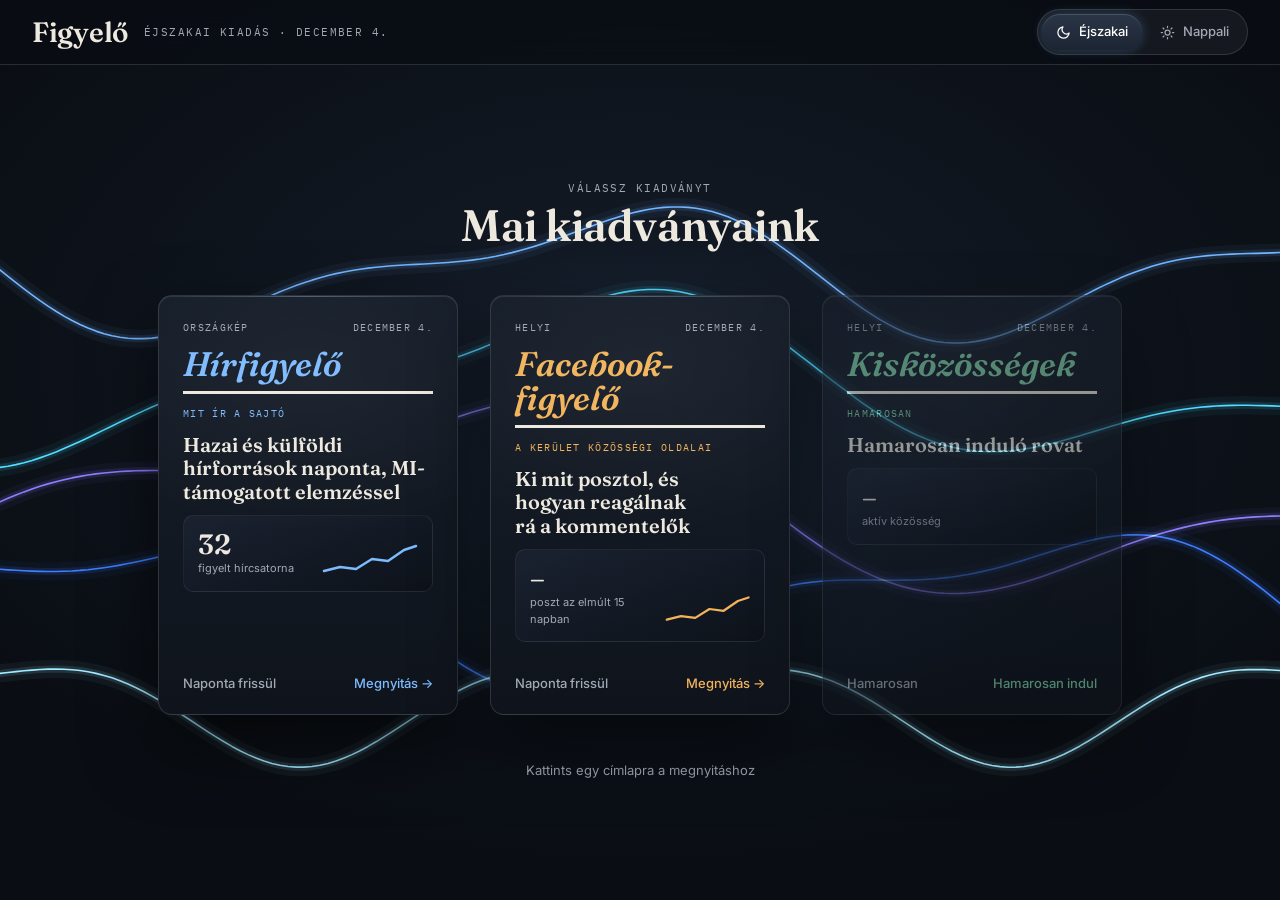
<file: index.html>
<!doctype html>
<html lang="hu">
<head>
<meta charset="utf-8">
<meta name="viewport" content="width=device-width, initial-scale=1, viewport-fit=cover">
<title>Figyelő</title>
<meta name="description" content="Figyelő – hírfigyelő és kerületi Facebook-figyelő egy helyen.">
<script>try{if(localStorage.getItem("figyelo-kiadas")==="nappali")document.documentElement.classList.add("nappali")}catch(e){}</script>
<link rel="preconnect" href="https://fonts.googleapis.com">
<link rel="preconnect" href="https://fonts.gstatic.com" crossorigin>
<link rel="stylesheet" href="https://fonts.googleapis.com/css2?family=Fraunces:ital,opsz,wght@0,9..144,400;0,9..144,600;1,9..144,400;1,9..144,600&family=Inter:wght@400;500;600&family=IBM+Plex+Mono:wght@400;500&display=swap">
<link rel="stylesheet" href="assets/glossy.css">
<style>
/* Nyitóoldal (kiadványválasztó) – a közös stílus: assets/glossy.css. Gazda: glossy szál. */
main { position: relative; z-index: 1; padding-top: var(--top); min-height: 100vh; min-height: 100svh; box-sizing: border-box; display: flex; }
.v-in { flex: 1; width: 100%; box-sizing: border-box; display: flex; flex-direction: column; align-items: center; justify-content: center; gap: 28px; padding-block: 36px 40px; }
.v-head { text-align: center; display: flex; flex-direction: column; gap: 6px; padding: 0 16px; }
.v-head h1 { margin: 0; font-family: var(--font-display); font-size: clamp(30px, 4vw, 44px); font-weight: 600; letter-spacing: -0.01em; line-height: 1.05; }
.covers { display: flex; gap: 32px; justify-content: center; max-width: 100%; box-sizing: border-box; padding: 18px 16px; }
.cover {
  position: relative; flex-shrink: 0; width: min(300px, 78vw); min-height: 420px; box-sizing: border-box; padding: 24px 24px 20px;
  display: flex; flex-direction: column; gap: 12px; text-decoration: none; color: var(--text); border-radius: 14px; overflow: hidden;
  background: linear-gradient(180deg, var(--page-a), var(--page-b)); border: 1px solid var(--hair); box-shadow: var(--shadow);
  transition: transform 0.45s cubic-bezier(0.2, 0.8, 0.2, 1), box-shadow 0.45s ease, border-color 0.45s ease;
  --mx: 50%; --my: 20%;
}
.cover::before { content: ""; position: absolute; left: 0; right: 0; top: 0; height: 1px; background: linear-gradient(90deg, transparent, var(--edge), transparent); opacity: 0.5; transition: opacity 0.4s; }
.cover::after { content: ""; position: absolute; inset: 0; pointer-events: none; background: radial-gradient(420px 260px at var(--mx) var(--my), var(--sheen), transparent 60%); opacity: 0.6; transition: opacity 0.4s; }
a.cover:hover, a.cover:focus-visible { transform: translateY(-12px) scale(1.03); border-color: var(--edge); box-shadow: var(--lift), 0 0 70px var(--cglow); }
a.cover:hover::before, a.cover:focus-visible::before { opacity: 1; }
a.cover:hover::after { opacity: 1; }
div.cover { opacity: 0.6; }
.c-top { display: flex; justify-content: space-between; color: var(--muted); font-size: 10px; }
.c-title { font-family: var(--font-display); font-style: italic; font-size: 34px; font-weight: 600; line-height: 1; color: var(--cacc); padding-bottom: 10px; border-bottom: 3px solid var(--rule); }
.c-kick { color: var(--cacc); font-size: 10px; }
.c-head { font-family: var(--font-display); font-size: 20px; line-height: 1.18; font-weight: 600; text-wrap: balance; }
.c-panel { display: flex; align-items: flex-end; justify-content: space-between; gap: 12px; padding: 14px; border-radius: 10px; background: linear-gradient(160deg, var(--panel-a), var(--panel-b)); border: 1px solid rgba(255,255,255,0.07); color: var(--panel-fg); }
.c-num { font-family: var(--font-display); font-size: 28px; font-weight: 600; line-height: 1; }
.c-metric { font-size: 11px; color: var(--panel-muted); }
.c-foot { margin-top: auto; display: flex; justify-content: space-between; align-items: center; font-size: 13px; font-weight: 500; }
.c-cta { color: var(--cacc); }
.v-foot { display: flex; flex-wrap: wrap; justify-content: center; gap: 14px; font-size: 13px; padding: 0 16px; }
.swipe-hint { display: none; }
@media (max-width: 1040px) {
  .covers { justify-content: flex-start; overflow-x: auto; scroll-snap-type: x mandatory; gap: 16px; scrollbar-width: none; }
  .covers::-webkit-scrollbar { display: none; }
  .cover { scroll-snap-align: center; }
  .swipe-hint { display: block; }
  a.cover:hover, a.cover:focus-visible { transform: translateY(-6px); }
}
</style>
</head>
<body>
<main aria-labelledby="v-title">
  <div class="v-in">
    <div class="v-head">
      <span class="mono muted">Válassz kiadványt</span>
      <h1 id="v-title">Mai kiadványaink</h1>
    </div>
    <div class="covers">
      <a class="cover" href="hirek/" style="--cacc:var(--hir);--cglow:var(--glow-hir)">
        <span class="c-top mono"><span>Országkép</span><span class="today"></span></span>
        <span class="c-title">Hírfigyelő</span>
        <span class="c-kick mono">Mit ír a sajtó</span>
        <span class="c-head">Hazai és külföldi hírforrások naponta, MI-támogatott elemzéssel</span>
        <span class="c-panel"><span style="display:flex;flex-direction:column;gap:2px"><span class="c-num">32</span><span class="c-metric">figyelt hírcsatorna</span></span><svg width="96" height="36" viewBox="0 0 96 36" aria-hidden="true"><polyline fill="none" stroke="var(--hir)" stroke-width="2.5" stroke-linecap="round" stroke-linejoin="round" points="2,30 18,26 34,28 50,18 66,20 82,9 94,5"/></svg></span>
        <span class="c-foot"><span class="muted">Naponta frissül</span><span class="c-cta">Megnyitás →</span></span>
      </a>
      <a class="cover" href="fb/" style="--cacc:var(--fb);--cglow:var(--glow-fb)">
        <span class="c-top mono"><span>Helyi</span><span class="today"></span></span>
        <span class="c-title">Facebook-figyelő</span>
        <span class="c-kick mono">A kerület közösségi oldalai</span>
        <span class="c-head">Ki mit posztol, és hogyan reagálnak rá a kommentelők</span>
        <span class="c-panel"><span style="display:flex;flex-direction:column;gap:2px"><span class="c-num" id="fb-num">–</span><span class="c-metric" id="fb-metric">poszt az elmúlt 15 napban</span></span><svg width="96" height="36" viewBox="0 0 96 36" aria-hidden="true"><polyline fill="none" stroke="var(--fb)" stroke-width="2.5" stroke-linecap="round" stroke-linejoin="round" points="2,30 18,26 34,28 50,18 66,20 82,9 94,5"/></svg></span>
        <span class="c-foot"><span class="muted" id="fb-upd">Naponta frissül</span><span class="c-cta">Megnyitás →</span></span>
      </a>
      <div class="cover" aria-disabled="true" style="--cacc:var(--koz);--cglow:var(--glow-koz)">
        <span class="c-top mono"><span>Helyi</span><span class="today"></span></span>
        <span class="c-title">Kisközösségek</span>
        <span class="c-kick mono">Hamarosan</span>
        <span class="c-head">Hamarosan induló rovat</span>
        <span class="c-panel"><span style="display:flex;flex-direction:column;gap:2px"><span class="c-num">–</span><span class="c-metric">aktív közösség</span></span></span>
        <span class="c-foot"><span class="muted">Hamarosan</span><span class="c-cta">Hamarosan indul</span></span>
      </div>
    </div>
    <div class="v-foot">
      <span class="muted swipe-hint">Húzd oldalra a többi kiadványért</span>
      <span class="muted">Kattints egy címlapra a megnyitáshoz</span>
    </div>
  </div>
</main>

<script src="assets/config.js"></script>
<script src="assets/figyelo-lapok.js"></script>
<script>
(function () {
  "use strict";
  var $ = function (id) { return document.getElementById(id); };
  var dateStr = "";
  try { dateStr = new Intl.DateTimeFormat("hu-HU", { month: "long", day: "numeric" }).format(new Date()); } catch (e) {}
  Array.prototype.forEach.call(document.querySelectorAll(".today"), function (el) { el.textContent = dateStr; });

  /* fejléc, kiadásváltó, neon háttér: közös lapmotor (assets/figyelo-lapok.js) */
  Figyelo.oldal({ alap: "./", lapok: false });

  Array.prototype.forEach.call(document.querySelectorAll("a.cover"), function (el) {
    el.addEventListener("pointermove", function (e) {
      var r = el.getBoundingClientRect();
      el.style.setProperty("--mx", ((e.clientX - r.left) / r.width * 100).toFixed(1) + "%");
      el.style.setProperty("--my", ((e.clientY - r.top) / r.height * 100).toFixed(1) + "%");
    });
  });

  /* Facebook-figyelő címlap: élő számok a Pi-ről, ha elérhető (különben marad a „–”) */
  var api = ((window.FIGYELO && window.FIGYELO.FB_API) || "").replace(/\/+$/, "");
  if (api && !/CSERELD-KI/.test(api) && window.fetch) {
    var ctl = window.AbortController ? new AbortController() : null;
    var timer = setTimeout(function () { if (ctl) ctl.abort(); }, 8000);
    fetch(api + "/api/dashboard", ctl ? { signal: ctl.signal } : {}).then(function (r) { return r.ok ? r.json() : null; }).then(function (d) {
      clearTimeout(timer);
      if (!d || !d.accounts) return;
      var n = d.accounts.reduce(function (s, a) { return s + (a.post_count || 0); }, 0);
      $("fb-num").textContent = String(n);
      $("fb-metric").textContent = "poszt az elmúlt " + (d.window_days || 15) + " napban";
      if (d.last_ingest) {
        try { $("fb-upd").textContent = "Frissítve: " + new Intl.DateTimeFormat("hu-HU", { month: "short", day: "numeric", hour: "2-digit", minute: "2-digit", timeZone: "Europe/Budapest" }).format(new Date(d.last_ingest)); } catch (e) {}
      }
    }).catch(function () { clearTimeout(timer); });
  }
})();
</script>
</body>
</html>
</file>
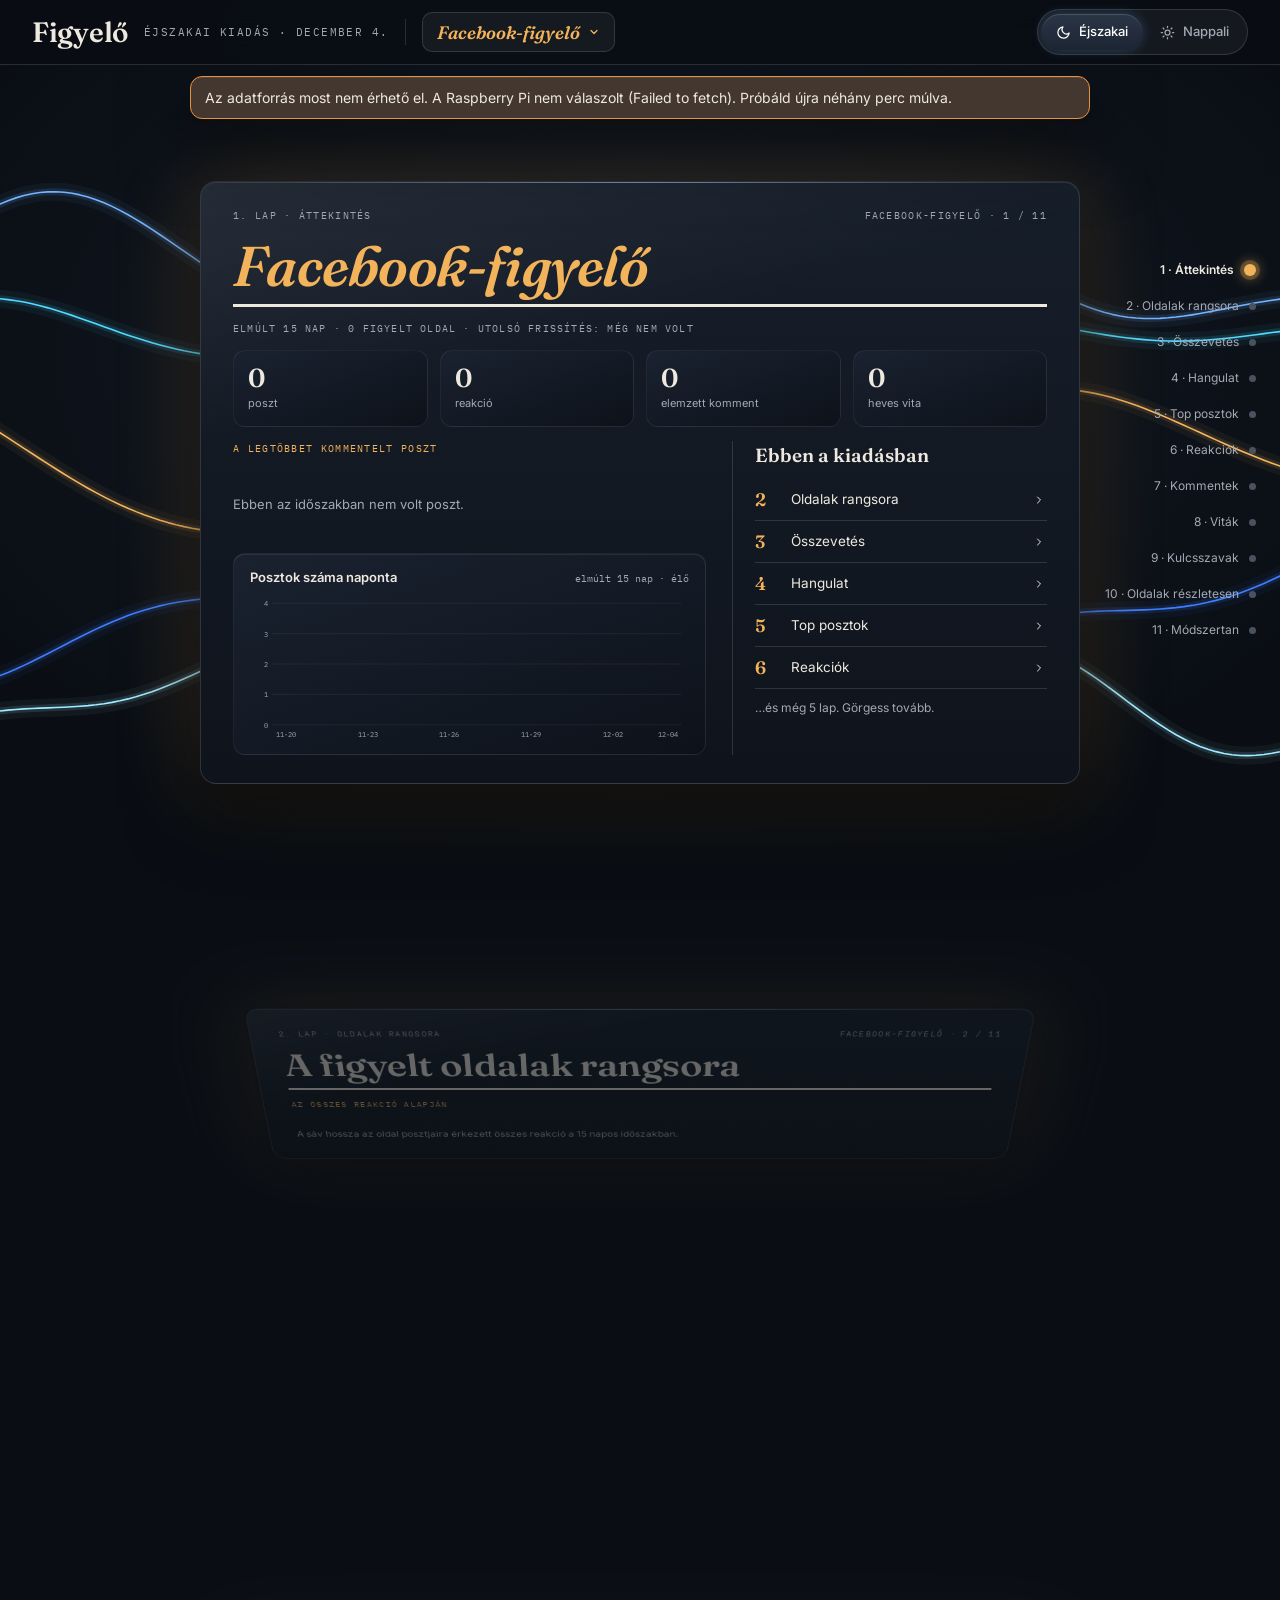
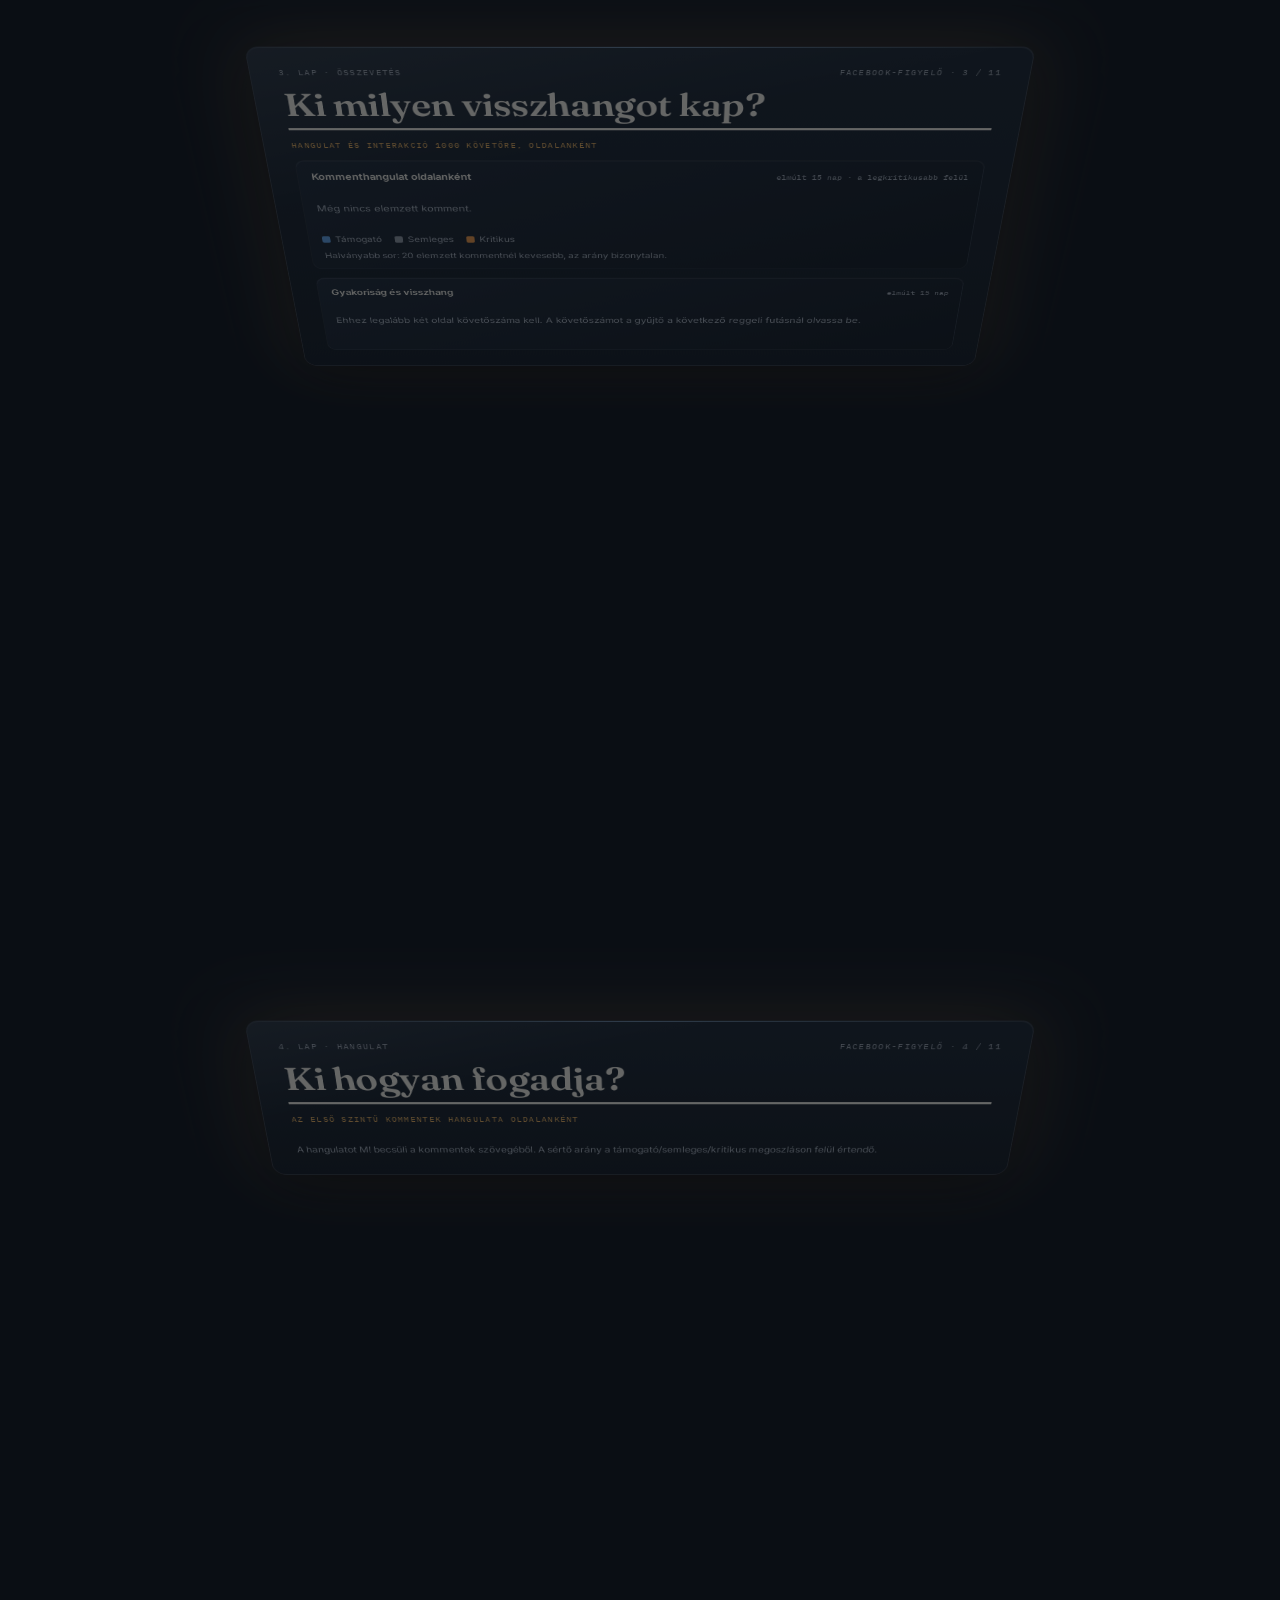
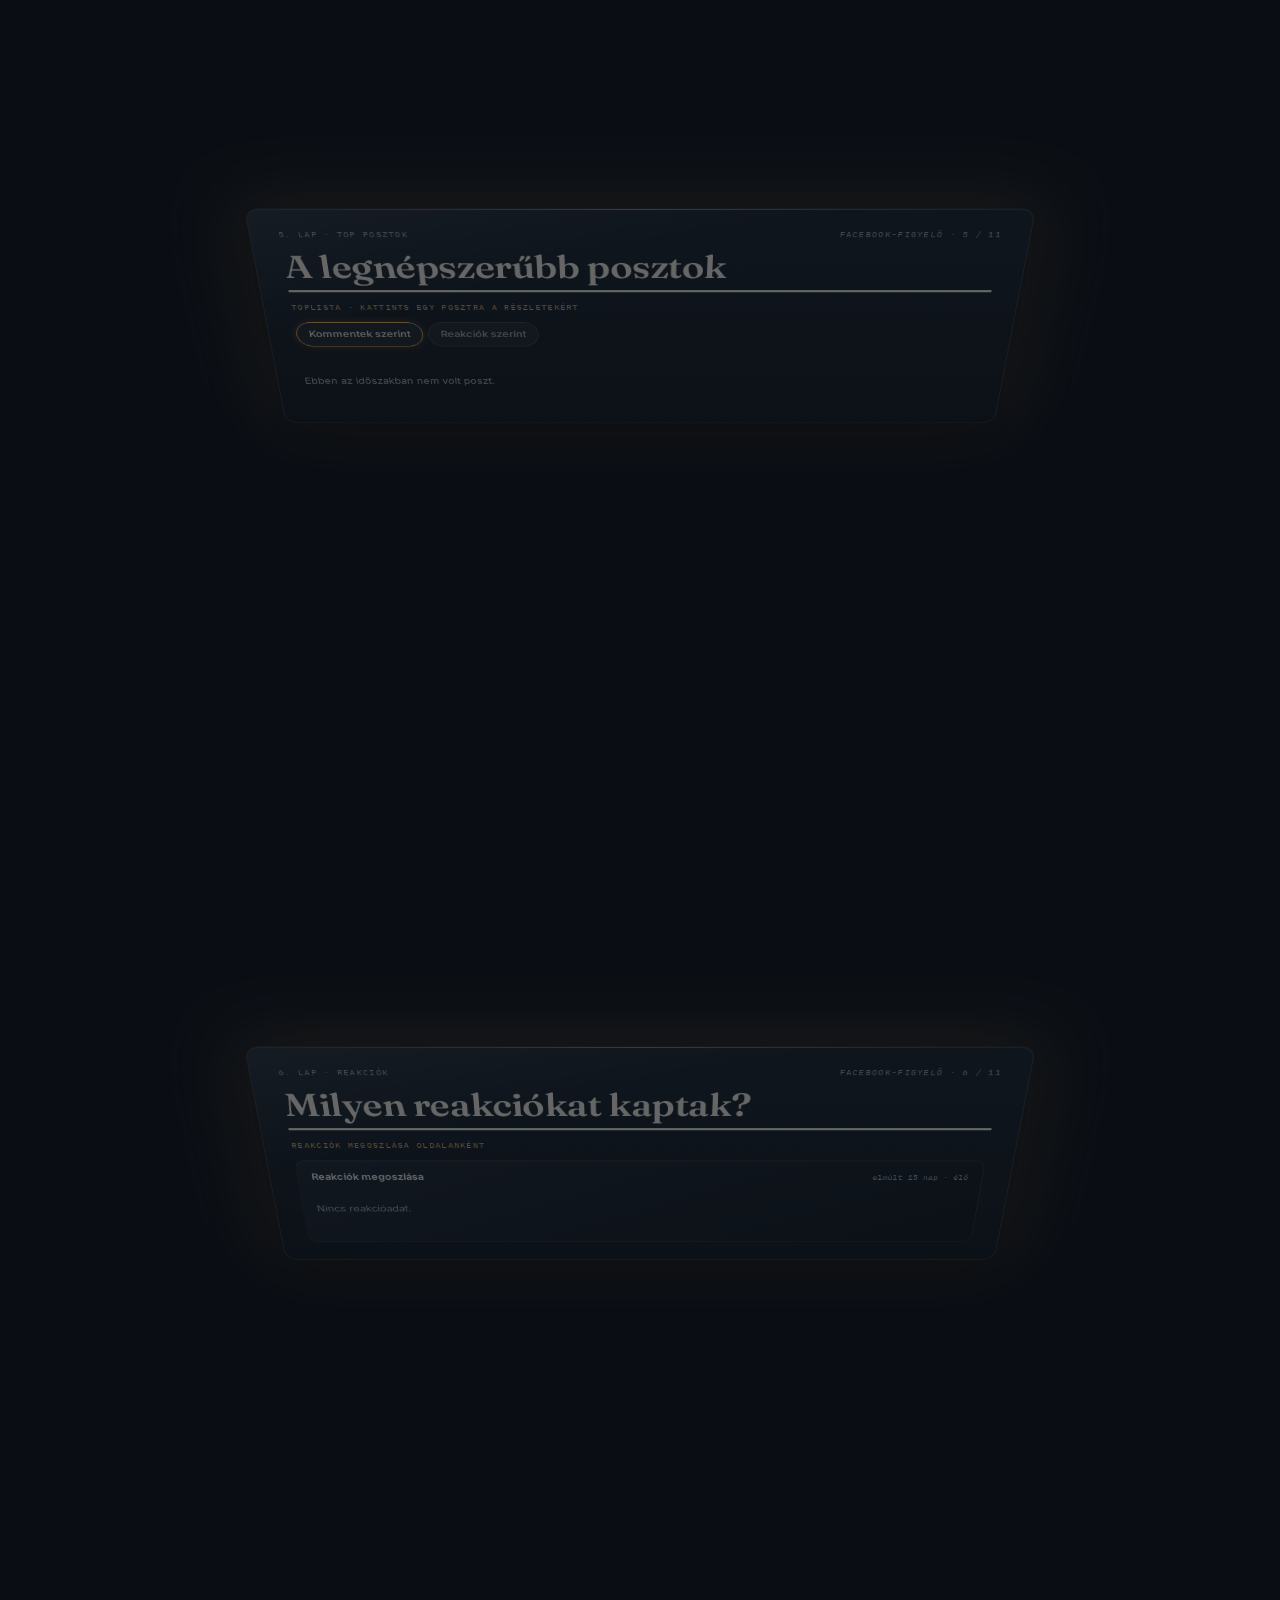
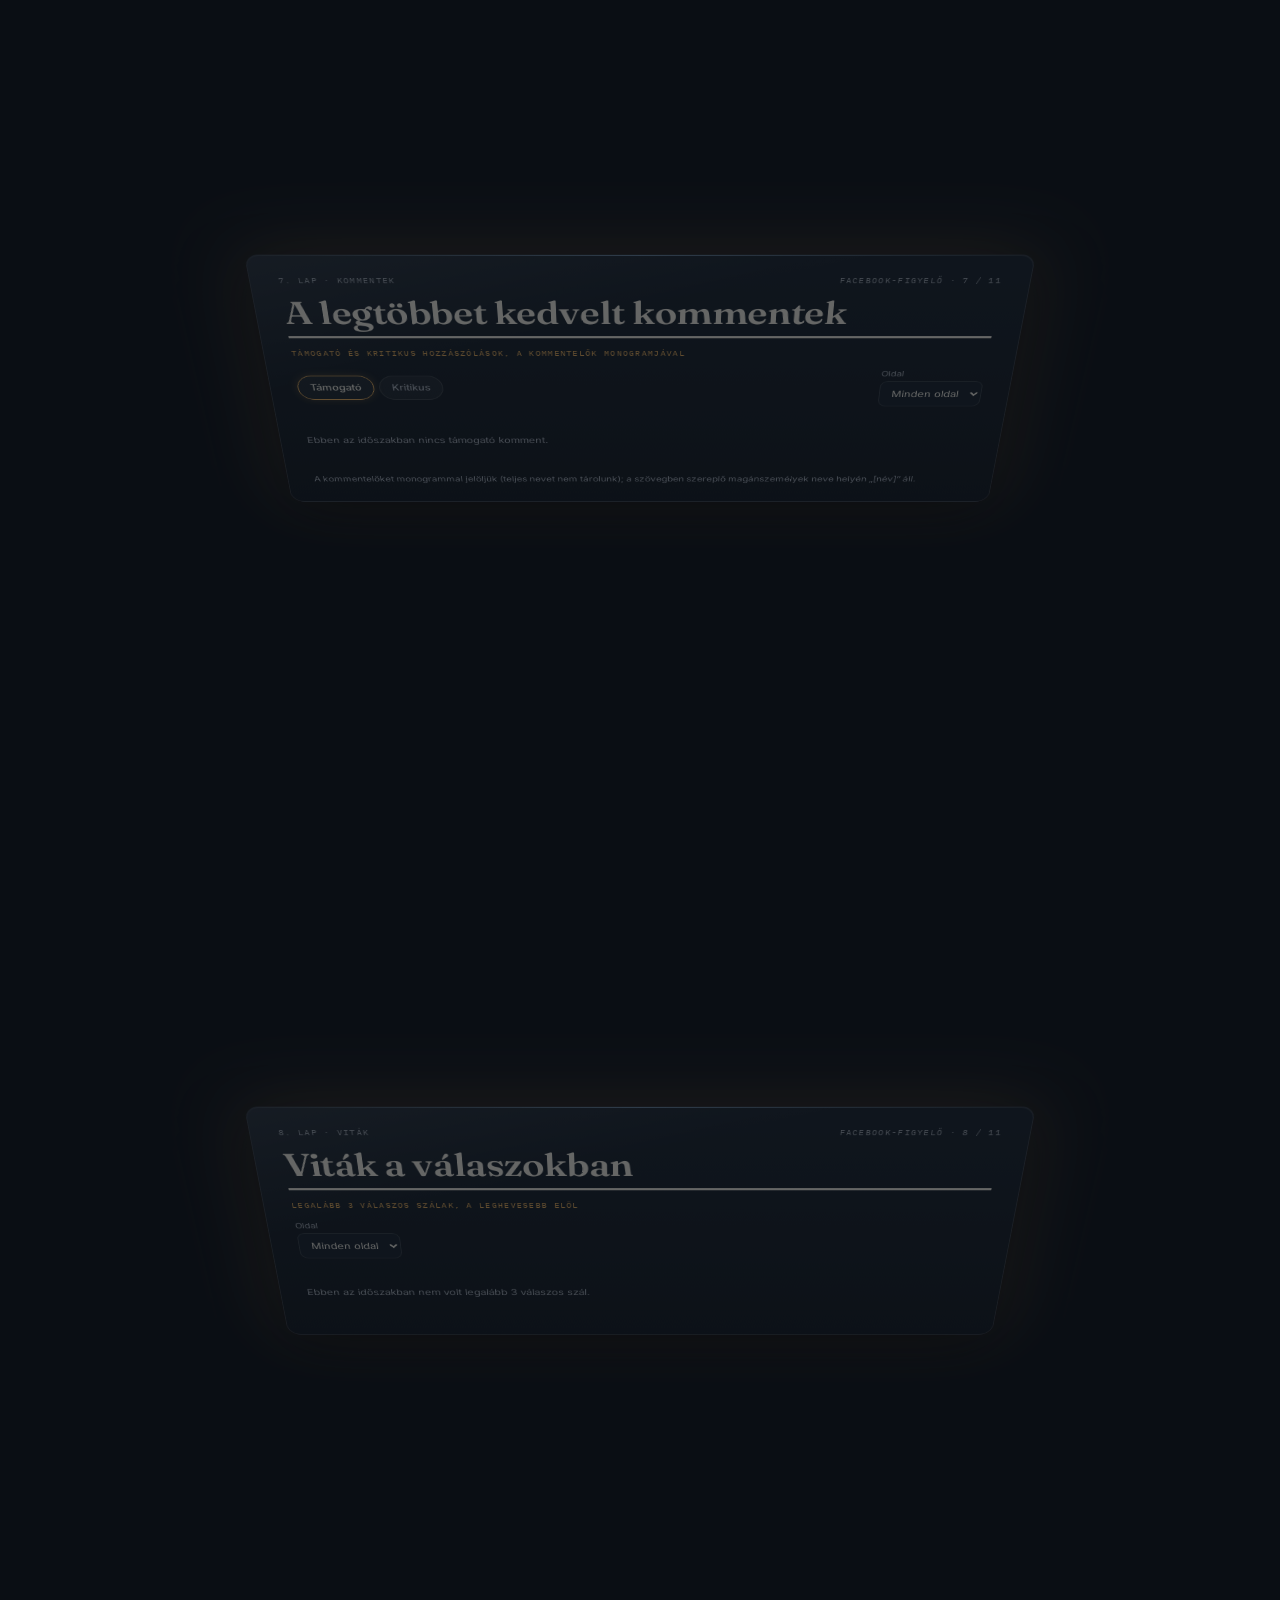
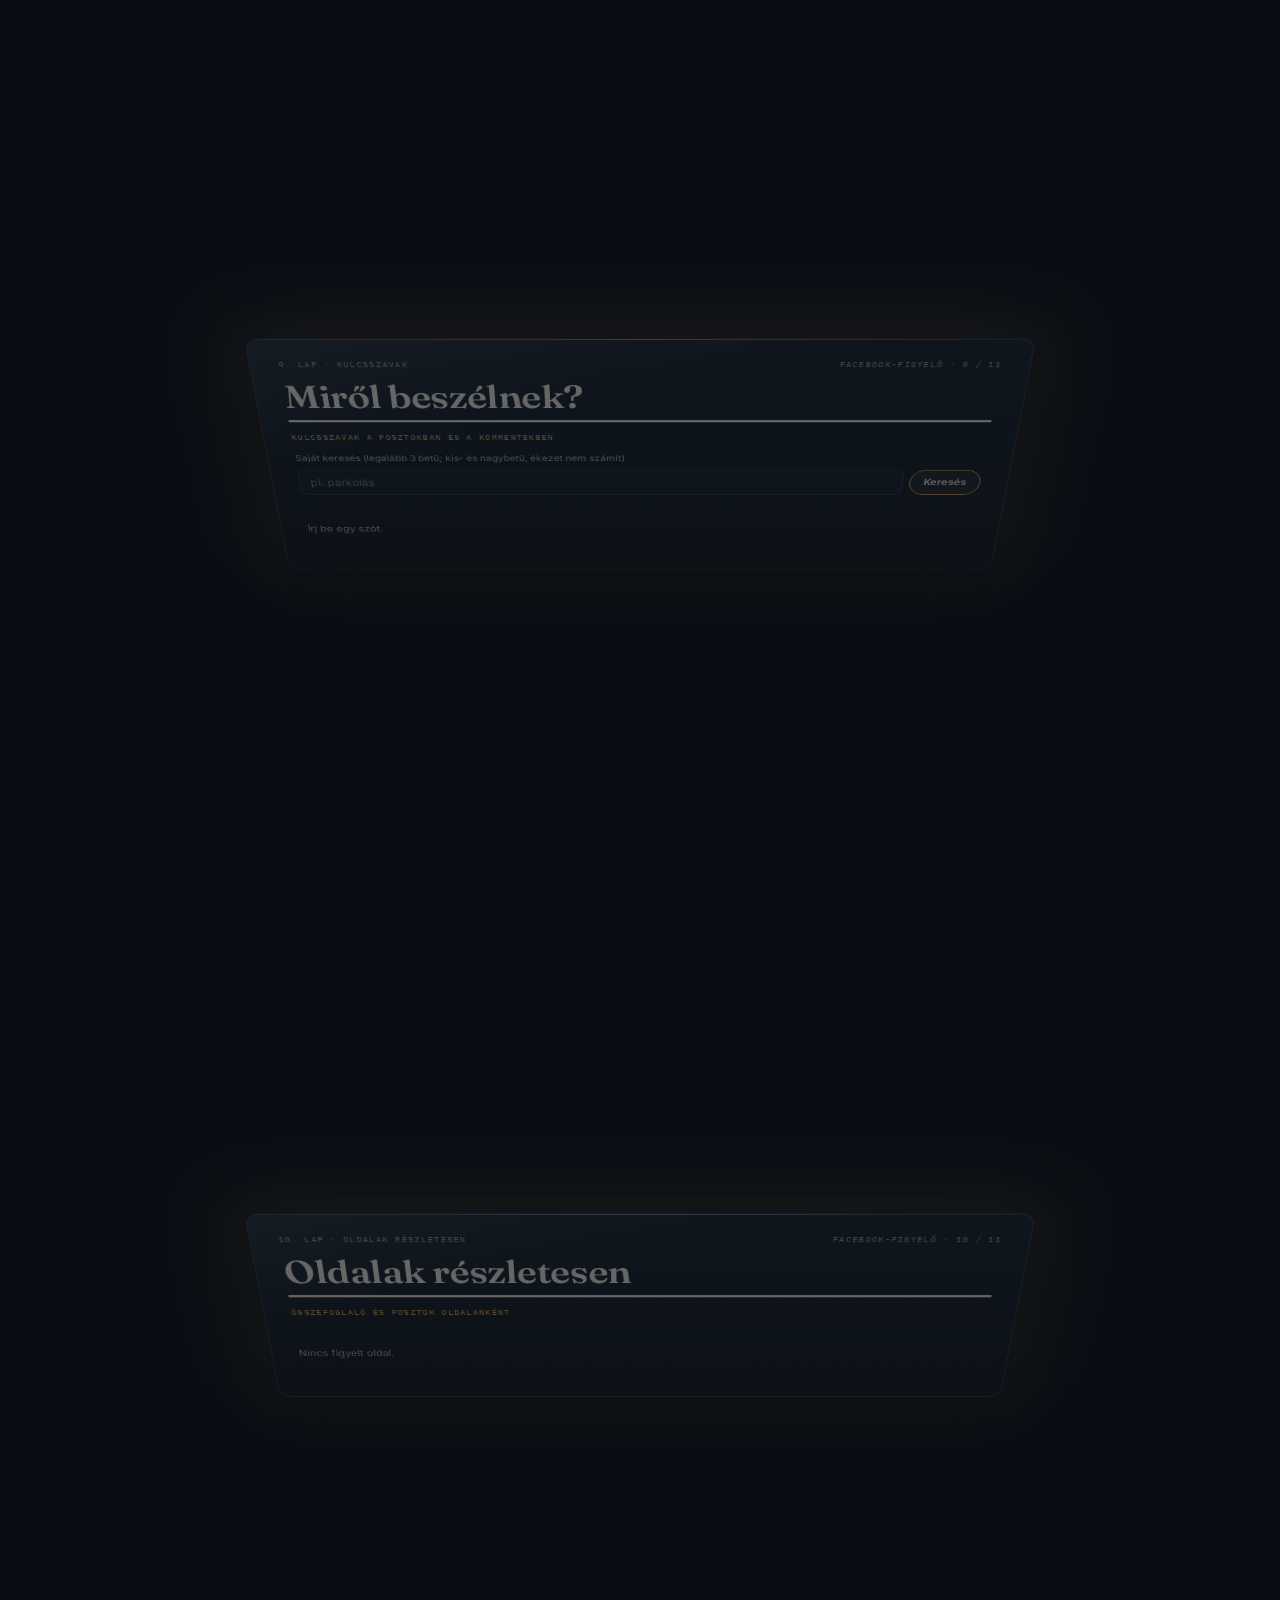
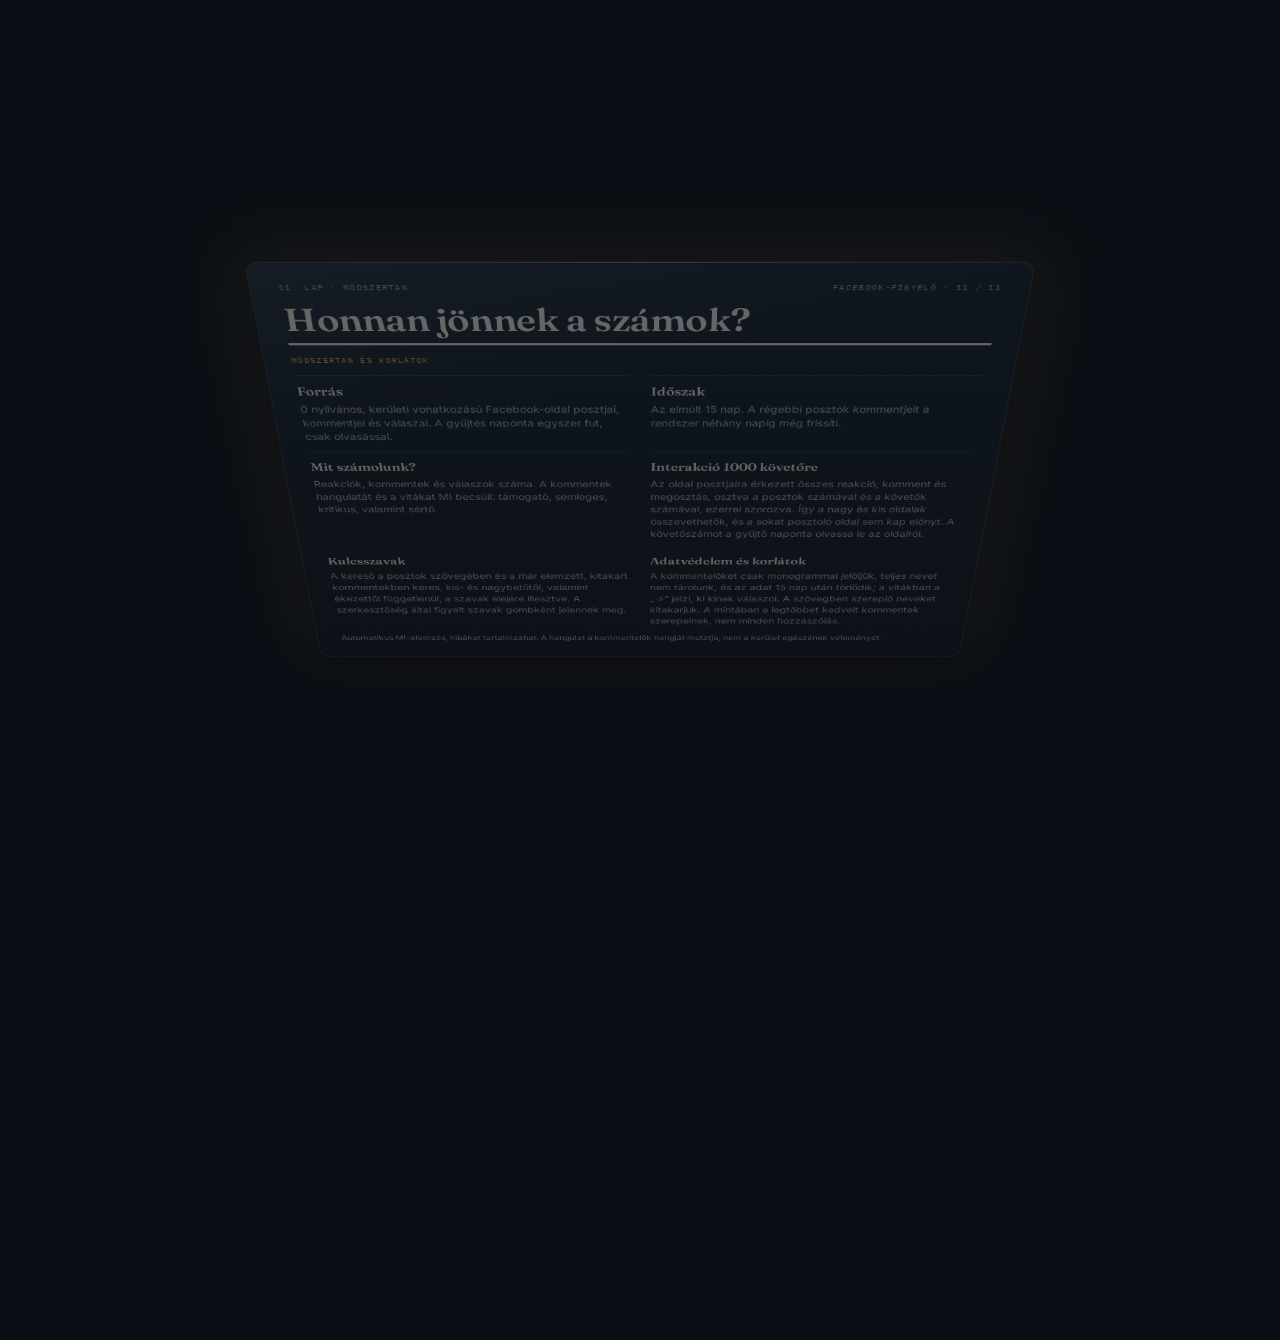
<file: fb/index.html>
<!doctype html>
<html lang="hu">
<head>
<meta charset="utf-8">
<meta name="viewport" content="width=device-width, initial-scale=1, viewport-fit=cover">
<title>Facebook-figyelő – Figyelő</title>
<meta name="description" content="Kerületi Facebook-figyelő: ki mit posztol, és hogyan reagálnak rá a kommentelők – a Figyelő rovata.">
<meta name="robots" content="noindex">
<script>try{if(localStorage.getItem("figyelo-kiadas")==="nappali")document.documentElement.classList.add("nappali")}catch(e){}</script>
<link rel="preconnect" href="https://fonts.googleapis.com">
<link rel="preconnect" href="https://fonts.gstatic.com" crossorigin>
<link rel="stylesheet" href="https://fonts.googleapis.com/css2?family=Fraunces:ital,opsz,wght@0,9..144,400;0,9..144,600;1,9..144,400;1,9..144,600&family=Inter:wght@400;500;600&family=IBM+Plex+Mono:wght@400;500&display=swap">
<link rel="stylesheet" href="../assets/glossy.css">
<style>
/* Facebook-figyelő-specifikus komponensek. A közös stílus: ../assets/glossy.css (glossy szál). */
/* --- Facebook-figyelő kiegészítések --- */
.tiles { display: grid; grid-template-columns: repeat(4, minmax(0, 1fr)); gap: 12px; }
@media (max-width: 640px) { .tiles { grid-template-columns: repeat(2, minmax(0, 1fr)); } }
.tile { padding: 14px; border-radius: 12px; background: linear-gradient(160deg, var(--panel-a), var(--panel-b)); border: 1px solid rgba(255,255,255,0.07); color: var(--panel-fg); display: flex; flex-direction: column; gap: 4px; }
.tile b { font-family: var(--font-display); font-size: 26px; font-weight: 600; line-height: 1; font-variant-numeric: tabular-nums; }
.tile span { font-size: 11px; color: var(--panel-muted); }
.rank { display: grid; grid-template-columns: 30px minmax(0, 1fr) auto; align-items: center; gap: 12px; padding: 9px 0; border-bottom: 1px solid var(--hair); }
.rank .r { font-family: var(--font-display); font-size: 22px; font-weight: 600; color: var(--muted); }
.rank .lbl { font-size: 14px; font-weight: 600; }
.rank .sub { font-size: 12px; color: var(--muted); }
.rank .v { font-family: var(--font-mono); font-size: 12px; color: var(--muted); text-align: right; font-variant-numeric: tabular-nums; }
.track { height: 7px; border-radius: 4px; background: var(--track); overflow: hidden; margin-top: 5px; }
.fill { height: 100%; border-radius: 4px; background: linear-gradient(90deg, var(--acc), var(--chart)); box-shadow: 0 0 10px var(--aglow); }
.vd { display: inline-flex; align-items: center; padding: 2px 9px; border-radius: 999px; font-size: 11px; font-weight: 600; white-space: nowrap; }
.vd.pos { color: var(--pos); background: color-mix(in srgb, var(--pos) 16%, transparent); }
.vd.neg { color: var(--neg); background: color-mix(in srgb, var(--neg) 14%, transparent); }
.vd.mix { color: var(--fb); background: color-mix(in srgb, var(--fb) 16%, transparent); }
.vd.neu { color: var(--muted); background: var(--pill); }
.tone-row { display: flex; flex-direction: column; gap: 6px; padding: 12px 0; border-bottom: 1px solid var(--hair); }
.tone-row .hd { display: flex; flex-wrap: wrap; gap: 8px; align-items: center; justify-content: space-between; }
.tone-row .nm { font-family: var(--font-display); font-size: 17px; font-weight: 600; }
.sbar { display: flex; height: 12px; border-radius: 6px; overflow: hidden; gap: 2px; background: var(--track); }
.sbar div { height: 100%; }
.slegend { display: flex; flex-wrap: wrap; gap: 6px 16px; font-size: 12px; color: var(--muted); }
.slegend span { display: inline-flex; align-items: center; gap: 6px; }
.slegend i { width: 10px; height: 10px; border-radius: 2px; display: block; }
.rxleg { gap: 8px 18px; }
.rxleg .rg { font-size: 18px; line-height: 1; }
.tone-row details summary, .pg details summary { cursor: pointer; color: var(--acc); font-size: 12px; font-weight: 500; }
.tone-row details p { margin: 6px 0 0; font-size: 14px; color: var(--muted); max-width: 70ch; }
.post { display: grid; grid-template-columns: 30px minmax(0, 1fr); gap: 12px; padding: 10px 0; border-bottom: 1px solid var(--hair); text-align: left; width: 100%; background: none; border-left: 0; border-right: 0; border-top: 0; cursor: pointer; color: inherit; font: inherit; }
.post:hover b { color: var(--acc); }
.post .r { font-family: var(--font-display); font-size: 22px; font-weight: 600; color: var(--acc); line-height: 1.1; }
.post b { display: -webkit-box; -webkit-line-clamp: 2; -webkit-box-orient: vertical; overflow: hidden; font-size: 14px; font-weight: 600; line-height: 1.4; }
.post .meta { font-size: 12px; color: var(--muted); display: flex; flex-wrap: wrap; gap: 8px; align-items: center; margin-top: 4px; }
.rg { font-family: "Segoe UI Emoji", "Apple Color Emoji", "Noto Color Emoji", sans-serif; }
.rx { display: inline-flex; align-items: center; gap: 3px; font-size: 12px; }
.cm { display: grid; grid-template-columns: 26px minmax(0, 1fr); gap: 12px; padding: 12px 0; border-bottom: 1px solid var(--hair); }
.cm .rk { width: 26px; height: 26px; border-radius: 50%; display: grid; place-items: center; font-size: 12px; font-weight: 700; color: #0A0E14; }
.cm .who { font-size: 12px; color: var(--muted); display: flex; flex-wrap: wrap; gap: 8px; align-items: center; margin-bottom: 4px; }
.cm .tx { margin: 0 0 6px; font-size: 14px; line-height: 1.5; white-space: pre-wrap; word-break: break-word; }
.cm .ft { font-size: 12px; color: var(--muted); display: flex; flex-wrap: wrap; gap: 10px; align-items: center; }
.link { font: inherit; font-size: 12px; font-weight: 600; color: var(--acc); background: none; border: 0; padding: 0; cursor: pointer; text-align: left; }
.toxtag { font-size: 10px; font-weight: 700; padding: 1px 7px; border-radius: 999px; color: var(--ground); background: #B79CFF; }
.hidden { position: relative; min-height: 44px; margin-bottom: 6px; }
.hidden p { filter: blur(5px); user-select: none; margin: 0; font-size: 14px; }
.reveal { position: absolute; inset: 0; margin: auto; width: max-content; height: 34px; font-size: 12px; font-weight: 600; border-radius: 999px; padding: 0 12px; cursor: pointer; border: 1px solid var(--hair); background: var(--page-a); color: var(--text); }
.rbtn { font-size: 12px; font-weight: 600; border: 1px solid var(--hair); border-radius: 999px; padding: 3px 10px; cursor: pointer; min-height: 28px; background: var(--pill); color: var(--acc); }
.thread { margin-top: 8px; display: flex; flex-direction: column; gap: 8px; padding: 10px 12px; border-radius: 10px; border: 1px solid var(--hair); background: var(--pill); }
.reply { display: flex; flex-direction: column; gap: 3px; padding-top: 6px; border-top: 1px solid var(--hair); }
.reply:first-of-type { border-top: 0; padding-top: 0; }
.rtags { display: flex; gap: 6px; flex-wrap: wrap; align-items: center; font-size: 11px; color: var(--muted); }
.rtext { font-size: 13px; line-height: 1.45; white-space: pre-wrap; word-break: break-word; }
.rtext.author { color: var(--acc); font-weight: 600; }
.deb { border: 1px solid var(--hair); border-radius: 12px; padding: 12px 14px; display: flex; flex-direction: column; gap: 8px; background: var(--pill); }
.deb .hd { display: flex; gap: 8px; align-items: center; flex-wrap: wrap; font-size: 12px; color: var(--muted); }
.dbadge { font-size: 11px; font-weight: 700; padding: 2px 9px; border-radius: 999px; }
.db-bad { color: var(--ground); background: var(--neg); } .db-hot { color: var(--neg); background: color-mix(in srgb, var(--neg) 16%, transparent); }
.db-ok { color: var(--pos); background: color-mix(in srgb, var(--pos) 16%, transparent); } .db-mix { color: var(--muted); background: var(--track); }
.dbar { display: flex; height: 8px; border-radius: 4px; overflow: hidden; background: var(--track); }
.selrow { display: flex; flex-wrap: wrap; gap: 8px; align-items: flex-end; }
.selrow label { display: flex; flex-direction: column; gap: 3px; font-size: 11px; color: var(--muted); }
.selrow select { min-height: 38px; padding: 0 10px; border-radius: 9px; border: 1px solid var(--hair); background: var(--page-a); color: var(--text); font-size: 13px; }
.pg .hd { display: flex; gap: 14px; align-items: flex-start; }
.pg .av { width: 52px; height: 52px; flex: none; border-radius: 50%; display: grid; place-items: center; font-family: var(--font-display); font-weight: 600; font-size: 19px; color: var(--acc); border: 1px solid var(--hair); background: var(--pill); box-shadow: 0 0 18px var(--aglow); }
.pg .nm { font-family: var(--font-display); font-size: 24px; font-weight: 600; line-height: 1.1; }
.pg .role { font-size: 13px; color: var(--muted); }
.summary { margin: 0; font-size: 15px; line-height: 1.55; max-width: 70ch; }
.bars svg { display: block; width: 100%; height: auto; }
/* Összevetés */
.cmp-row { display: flex; flex-direction: column; gap: 5px; padding: 9px 0; border-bottom: 1px solid rgba(255,255,255,0.08); }
.cmp-row.low { opacity: 0.55; }
.cmp-hd { display: flex; justify-content: space-between; align-items: baseline; gap: 10px; flex-wrap: wrap; font-size: 13px; }
.cmp-nm { font-weight: 600; }
.cmp-nm small { font-weight: 400; color: var(--panel-muted); }
.panel .note { color: var(--panel-muted); margin-top: 8px; }
.scat text { font-family: "IBM Plex Mono", monospace; }
/* Facebook-link és kulcsszavas kereső */
.fblink { font-size: 12px; font-weight: 600; color: var(--acc); text-decoration: none; white-space: nowrap; }
.fblink:hover { text-decoration: underline; }
.kq-form { display: flex; flex-wrap: wrap; gap: 8px; align-items: center; }
.kq-form input { flex: 1 1 220px; min-height: 38px; padding: 0 12px; border-radius: 9px; border: 1px solid var(--hair); background: var(--page-a); color: var(--text); font: inherit; font-size: 14px; }
.kq-form button { min-height: 38px; padding: 0 16px; border-radius: 999px; border: 1px solid var(--acc); background: var(--pill); color: var(--text); cursor: pointer; font: inherit; font-size: 13px; font-weight: 600; }
.hitrow { display: flex; flex-direction: column; gap: 4px; padding: 10px 0; border-bottom: 1px solid var(--hair); }
.hitrow .meta { font-size: 12px; color: var(--muted); display: flex; flex-wrap: wrap; gap: 8px; align-items: center; }
.hitrow .tx { margin: 0; font-size: 14px; line-height: 1.5; word-break: break-word; }
.hitrow mark { background: color-mix(in srgb, var(--acc) 30%, transparent); color: inherit; border-radius: 3px; padding: 0 2px; }
/* Poszt-részletező */
.ov { position: fixed; inset: 0; z-index: 400; background: rgba(6, 9, 14, 0.62); backdrop-filter: blur(6px); -webkit-backdrop-filter: blur(6px); display: flex; align-items: flex-start; justify-content: center; padding: calc(var(--top) + 16px) 16px 40px; overflow-y: auto; }
html.nappali .ov { background: rgba(60, 50, 30, 0.35); }
.dlg { position: relative; width: min(760px, 100%); box-sizing: border-box; padding: 24px 28px 26px; border-radius: 16px; display: flex; flex-direction: column; gap: 14px; background: linear-gradient(180deg, var(--page-a), var(--page-b)); border: 1px solid var(--edge); box-shadow: var(--lift), 0 0 90px var(--aglow); }
@media (max-width: 640px) { .ov { padding: var(--top) 0 0; } .dlg { border-radius: 0; min-height: calc(100vh - var(--top)); padding: 20px 16px; } }
.dlg .x { position: absolute; top: 14px; right: 14px; width: 40px; height: 40px; border-radius: 50%; border: 1px solid var(--hair); background: var(--pill); cursor: pointer; display: grid; place-items: center; }
.dlg .ptext { margin: 0; font-size: 16px; line-height: 1.55; white-space: pre-wrap; padding-right: 40px; }
</style>
</head>
<body>
<div id="modal"></div>

<script src="../assets/config.js"></script>
<script src="../assets/figyelo-lapok.js"></script>
<script>
(function () {
"use strict";
const API = ((window.FIGYELO && window.FIGYELO.FB_API) || "").replace(/\/+$/, "");

/* ---------- segédek ---------- */
const $ = id => document.getElementById(id);
const esc = s => String(s == null ? "" : s).replace(/[&<>"']/g, c => ({ "&": "&amp;", "<": "&lt;", ">": "&gt;", '"': "&quot;", "'": "&#39;" }[c]));
const safe = u => { try { const x = new URL(u); return /^https?:$/.test(x.protocol) ? x.href : "#"; } catch (e) { return "#"; } };
const arr = x => Array.isArray(x) ? x : [];
const fmtN = n => n == null ? "–" : String(n).replace(/\B(?=(\d{3})+(?!\d))/g, " ");
const store = { get: k => { try { return localStorage.getItem(k); } catch (e) { return null; } }, set: (k, v) => { try { localStorage.setItem(k, v); } catch (e) {} } };
const reduced = window.matchMedia && window.matchMedia("(prefers-reduced-motion: reduce)").matches;
const TZ = "Europe/Budapest";
const dayKey = d => d.toLocaleDateString("sv-SE", { timeZone: TZ });
function fmtDate(iso, withTime) {
  if (!iso) return "–";
  const d = new Date(iso), now = new Date();
  const t = d.toLocaleTimeString("hu-HU", { timeZone: TZ, hour: "2-digit", minute: "2-digit" });
  if (dayKey(d) === dayKey(now)) return "ma " + t;
  if (dayKey(d) === dayKey(new Date(now - 864e5))) return "tegnap " + t;
  return d.toLocaleDateString("hu-HU", { timeZone: TZ, month: "short", day: "numeric" }) + (withTime ? " " + t : "");
}
const RX = { like: ["Tetszik", "👍", "#6FB3FF"], love: ["Imádom", "❤️", "#F28DB2"], care: ["Törődöm", "🥰", "#F7D774"], haha: ["Haha", "😆", "#F2B35B"], wow: ["Hűha", "😮", "#7FD1A6"], sad: ["Szomorú", "😢", "#B79CFF"], angry: ["Dühös", "😡", "#E8913F"] };
const rxChips = list => arr(list).map(r => { const m = RX[r.type] || [r.type, "•"]; return '<span class="rx" title="' + esc(m[0]) + ": " + fmtN(r.n) + '"><span class="rg" aria-label="' + esc(m[0]) + '">' + m[1] + "</span>" + fmtN(r.n) + "</span>"; }).join(" ");
const vcls = v => /támogató/.test(v || "") ? "pos" : /kritikus/.test(v || "") ? "neg" : v === "Megosztott" ? "mix" : "neu";
const verdict = v => '<span class="vd ' + vcls(v) + '">' + esc(v || "Nincs adat") + "</span>";
const dcls = l => l === "Elfajult vita" ? "db-bad" : l === "Vita" ? "db-hot" : l === "Egyetértő" ? "db-ok" : "db-mix";
const initials = n => String(n || "").replace(/^Dr\.?\s+/, "").split(/\s+/).map(w => w[0] || "").join("").slice(0, 2).toUpperCase();
const textHTML = t => String(t || "").split(/(\[\[.*?\]\])/).filter(Boolean).map(p => p.startsWith("[[") ? "[név]" : esc(p)).join("");
const short = (t, n) => { const s = String(t || "").replace(/\s+/g, " ").trim(); return s.length > n ? s.slice(0, n - 1) + "…" : s; };
const fbA = (u, txt) => u ? '<a class="fblink" href="' + esc(safe(u)) + '" target="_blank" rel="noopener noreferrer">' + esc(txt || "Facebookon →") + "</a>" : "";
const TONE_COL = { sup: "var(--pos)", neu: "var(--neu)", crit: "var(--neg)" };

let D = null;
const st = { ptab: "comments", ctab: "pos", cacc: "", dacc: "", pacc: "", mtab: 0, kq: "" };
const KQ = {};   // kulcsszavas keresés: szó → válasz | {loading} | {error}
const revealed = new Set(), opened = new Set();
let post = null;
const accById = id => (D.accounts.find(a => a.id === id) || {});

/* ---------- lapok ---------- */
const LAPS = [
  { type: "overview", short: "Áttekintés" },
  { type: "pages", short: "Oldalak rangsora", title: "A figyelt oldalak rangsora", kicker: "Az összes reakció alapján" },
  { type: "compare", short: "Összevetés", title: "Ki milyen visszhangot kap?", kicker: "Hangulat és interakció 1000 követőre, oldalanként" },
  { type: "tone", short: "Hangulat", title: "Ki hogyan fogadja?", kicker: "Az első szintű kommentek hangulata oldalanként" },
  { type: "posts", short: "Top posztok", title: "A legnépszerűbb posztok", kicker: "Toplista · kattints egy posztra a részletekért" },
  { type: "reactions", short: "Reakciók", title: "Milyen reakciókat kaptak?", kicker: "Reakciók megoszlása oldalanként" },
  { type: "comments", short: "Kommentek", title: "A legtöbbet kedvelt kommentek", kicker: "Támogató és kritikus hozzászólások, a kommentelők monogramjával" },
  { type: "debates", short: "Viták", title: "Viták a válaszokban", kicker: "Legalább 3 válaszos szálak, a leghevesebb elöl" },
  { type: "kereso", short: "Kulcsszavak", title: "Miről beszélnek?", kicker: "Kulcsszavak a posztokban és a kommentekben" },
  { type: "page", short: "Oldalak részletesen", title: "Oldalak részletesen", kicker: "Összefoglaló és posztok oldalanként" },
  { type: "method", short: "Módszertan", title: "Honnan jönnek a számok?", kicker: "Módszertan és korlátok" }
];
const tabsHTML = (k, items, extra) => '<div class="tabs" role="group">' + items.map(it => '<button type="button" data-set="' + k + '" data-val="' + esc(it[0]) + '" aria-pressed="' + (String(st[k]) === String(it[0])) + '">' + esc(it[1]) + "</button>").join("") + (extra || "") + "</div>";
const accSelect = (k, label) => '<div class="selrow"><label for="s-' + k + '">' + esc(label) + '<select id="s-' + k + '" data-filt="' + k + '"><option value="">Minden oldal</option>' + D.accounts.map(a => '<option value="' + esc(a.id) + '"' + (st[k] === a.id ? " selected" : "") + ">" + esc(a.name) + "</option>").join("") + "</select></label></div>";
const panel = (title, src, inner) => '<div class="panel"><div class="panel-head"><b>' + esc(title) + '</b><span class="src">' + esc(src) + "</span></div>" + inner + "</div>";
const allPosts = () => D.accounts.flatMap(a => a.posts.map(p => Object.assign({ acc: a }, p)));

function toc() {
  const items = LAPS.slice(1, 6).map((l, k) => '<button type="button" data-goto="' + (k + 1) + '"><span class="n">' + (k + 2) + '</span><span class="t-name">' + esc(l.short) + '</span><svg viewBox="0 0 24 24" fill="none" stroke="currentColor" stroke-width="2" stroke-linecap="round" stroke-linejoin="round" aria-hidden="true"><path d="M9 6l6 6-6 6"/></svg></button>').join("");
  return '<nav class="col side" aria-label="Ebben a kiadásban"><h3 class="h3">Ebben a kiadásban</h3><div class="toc">' + items + '</div><span class="note">…és még ' + (LAPS.length - 6) + " lap. Görgess tovább.</span></nav>";
}
function barChart(days, vals, label) {
  const W = 600, Hh = 200, L = 30, R = 10, T = 10, B = 24, n = days.length, max = Math.max(1, ...vals);
  const step = Math.max(1, Math.ceil(max / 4)), top = step * 4, bw = (W - L - R) / n;
  let s = '<svg viewBox="0 0 ' + W + " " + Hh + '" role="img" aria-label="' + esc(label) + '">';
  for (let t = 0; t <= top; t += step) { const y = T + (Hh - T - B) * (1 - t / top); s += '<line x1="' + L + '" x2="' + (W - R) + '" y1="' + y + '" y2="' + y + '" stroke="var(--panel-grid)"/><text x="' + (L - 6) + '" y="' + (y + 4) + '" text-anchor="end" fill="var(--panel-muted)" font-size="10" font-family="IBM Plex Mono, monospace">' + t + "</text>"; }
  vals.forEach((v, i) => { const h = (Hh - T - B) * v / top, x = L + i * bw + bw * 0.18; s += '<rect x="' + x.toFixed(1) + '" y="' + (Hh - B - h).toFixed(1) + '" width="' + (bw * 0.64).toFixed(1) + '" height="' + h.toFixed(1) + '" rx="3" fill="var(--c-fb)" fill-opacity="' + (i === n - 1 ? 1 : 0.7) + '"><title>' + esc(days[i] + ": " + v) + "</title></rect>"; });
  const every = Math.ceil(n / 6);
  days.forEach((d, i) => { if (i % every === 0 || i === n - 1) s += '<text x="' + (L + i * bw + bw / 2).toFixed(1) + '" y="' + (Hh - 7) + '" text-anchor="middle" fill="var(--panel-muted)" font-size="10" font-family="IBM Plex Mono, monospace">' + esc(d.slice(5)) + "</text>"; });
  return s + "</svg>";
}
function toneBar(t) {
  return '<div class="sbar" role="img" aria-label="Támogató ' + t.sup + "%, semleges " + t.neu + "%, kritikus " + t.crit + '%"><div style="width:' + t.sup + "%;background:" + TONE_COL.sup + '"></div><div style="width:' + t.neu + "%;background:" + TONE_COL.neu + '"></div><div style="width:' + t.crit + "%;background:" + TONE_COL.crit + '"></div></div>' +
    '<div class="slegend"><span><i style="background:' + TONE_COL.sup + '"></i>Támogató ' + t.sup + '%</span><span><i style="background:' + TONE_COL.neu + '"></i>Semleges ' + t.neu + '%</span><span><i style="background:' + TONE_COL.crit + '"></i>Kritikus ' + t.crit + '%</span><span><i style="background:#B79CFF"></i>Sértő ' + (t.toxic || 0) + "%</span></div>";
}
function toneBlock(t) {
  if (!t || !t.n) return verdict(t && t.verdict || "Nincs adat") + '<p class="summary">' + esc((t && t.summary) || "Még nincs elemzett komment ebben az időszakban.") + "</p>";
  return '<div class="tabs">' + verdict(t.verdict) + (t.mood ? '<span class="vd neu">Hangnem: ' + esc(t.mood) + "</span>" : "") + (t.delta ? '<span class="note">' + esc(t.delta) + "</span>" : "") + "</div>" + toneBar(t) +
    (t.summary ? '<p class="summary">' + esc(t.summary) + "</p>" : "") + '<p class="note">' + fmtN(t.n) + " első szintű komment alapján" + (t.posts ? ", " + t.posts + " posztból" : "") + ".</p>";
}
function threadHTML(c) {
  const th = c.thread || {}, reps = arr(th.replies), d = th.debate;
  if (!reps.length) return "";
  const isOpen = opened.has(c.id);
  let html = '<button type="button" class="rbtn" data-thread="' + esc(c.id) + '">' + (isOpen ? "▾ " : "▸ ") + reps.length + " válasz" + (d ? " · " + esc(d.label) : "") + (d && d.author ? " · szerző is" : "") + "</button>";
  if (isOpen) {
    const head = d ? "Egyetért a kommenttel: " + d.agree + "% · Vitatkozik: " + d.dis + "% · Sértő válasz: " + d.toxic + (d.author ? " · A szerző is válaszolt." : "") : "Kevés válasz, vitajelző nincs.";
    html += '<div class="thread"><div class="note">' + esc(head) + (th.summary ? "<br>" + esc(th.summary) : "") + "</div>" + reps.map((r, i) => {
      const rid = c.id + ":" + i, hide = r.toxic && !revealed.has(rid);
      const rel = r.rel === "agree" ? "egyetért" : r.rel === "disagree" ? "vitatkozik" : "semleges";
      const stc = r.stance === "supportive" ? "támogatja a szerzőt" : r.stance === "critical" ? "kritikus a szerzővel" : "semleges a szerzővel";
      const body = hide ? '<div class="hidden"><p aria-hidden="true">' + textHTML(r.text) + '</p><button type="button" class="reveal" data-reveal="' + esc(rid) + '">Sértő tartalom – megjelenítés</button></div>' : '<span class="rtext' + (r.is_author ? " author" : "") + '">' + textHTML(r.text) + "</span>";
      const ki = r.is_author ? "A poszt szerzője" : (r.szerzo_mg || "Névtelen válaszoló");
      return '<div class="reply"><div class="rtags"><b>' + esc(ki) + (r.cel_mg ? " → " + esc(r.cel_mg) : "") + "</b>" + (r.analyzed ? "<span>" + rel + " · " + stc + "</span>" : "") + (r.toxic ? '<span class="toxtag">Sértő</span>' : "") + fbA(r.link) + "</div>" + body + "</div>";
    }).join("") + "</div>";
  }
  return html;
}
function commentsHTML(list, positive, showPost) {
  if (!list.length) return '<p class="empty">Ebben az időszakban nincs ' + (positive ? "támogató" : "kritikus") + " komment.</p>";
  return "<div>" + list.map((c, i) => {
    const hide = c.toxic && !revealed.has(c.id);
    const body = hide ? '<div class="hidden"><p aria-hidden="true">' + textHTML(c.text) + '</p><button type="button" class="reveal" data-reveal="' + esc(c.id) + '">Sértő tartalom – megjelenítés</button></div>' : '<p class="tx">' + textHTML(c.text) + "</p>";
    return '<div class="cm"><span class="rk" style="background:' + (positive ? "var(--pos)" : "var(--neg)") + '">' + (i + 1) + '</span><div style="min-width:0"><div class="who">' + esc(c.szerzo_mg || "Névtelen kommentelő") + (c.accName ? " · " + esc(c.accName) : "") + (c.toxic ? '<span class="toxtag">Sértő</span>' : "") + "</div>" + body +
      '<div class="ft"><span>' + fmtN(c.likes) + " kedvelés · " + fmtDate(c.post_date) + "</span>" + (showPost && c.post_id ? '<button type="button" class="link" data-open="' + esc(c.post_id) + '">„' + esc(short(c.post_title, 50)) + "”</button>" : "") + fbA(c.link) + threadHTML(c) + "</div></div></div>";
  }).join("") + "</div>";
}
function debatesHTML(list, showOpen) {
  if (!list.length) return '<p class="empty">Ebben az időszakban nem volt legalább 3 válaszos szál.</p>';
  return '<div class="col">' + list.map(d => '<div class="deb"><div class="hd"><span class="dbadge ' + dcls(d.label) + '">' + esc(d.label) + "</span><span>" + d.n + " válasz" + (d.accName ? " · " + esc(d.accName) : "") + " · „" + esc(short(d.post_title, 48)) + "”</span>" + (d.author ? '<span class="vd mix">A szerző is beszállt</span>' : "") + "</div>" +
    '<div style="font-size:14px;line-height:1.45"><b>Kiinduló komment' + (d.szerzo_mg ? " (" + esc(d.szerzo_mg) + ")" : "") + ':</b> „' + textHTML(d.root) + '”</div><div class="dbar" role="img" aria-label="Egyetért ' + d.agree + "%, vitatkozik " + d.dis + '%"><div style="width:' + d.agree + '%;background:var(--pos)"></div><div style="width:' + d.dis + '%;background:var(--neg)"></div></div>' +
    '<div class="note">Egyetért: ' + d.agree + "% · Vitatkozik: " + d.dis + "% · Sértő válasz: " + d.toxic + "</div>" + (d.summary ? '<div style="font-size:13px;color:var(--muted)">' + esc(d.summary) + "</div>" : "") +
    '<div>' + threadHTML({ id: "d:" + d.id, thread: { replies: arr(d.replies), debate: d, summary: "" } }) + '</div>' + (d.link || showOpen ? '<div class="tabs">' + (showOpen ? '<button type="button" class="link" data-open="' + esc(d.post_id) + '">A poszt megnyitása →</button>' : "") + fbA(d.link, "A vita a Facebookon →") + "</div>" : "") + "</div>").join("") + "</div>";
}
function postRow(p, i, metric) {
  return '<button type="button" class="post" data-open="' + esc(p.id) + '"><span class="r">' + (i + 1) + "</span><span><b>" + esc(p.text ? short(p.text, 160) : "(kép vagy videó szöveg nélkül)") + '</b><span class="meta"><span>' + esc(p.acc.name) + " · " + fmtDate(p.date) + "</span>" + verdict(p.verdict) +
    (metric === "reactions" ? "<span>" + fmtN(p.reactions) + " reakció</span>" : "<span>" + fmtN(p.comments) + " komment</span>") + (p.hot_debates ? '<span class="vd neg">' + p.hot_debates + " vita</span>" : "") + "</span></span></button>";
}

const R = {
  overview() {
    const posts = allPosts(), days = D.window_days || 15;
    const tot = { posts: posts.length, react: D.accounts.reduce((s, a) => s + (a.reactions_total || 0), 0), com: D.accounts.reduce((s, a) => s + ((a.tone && a.tone.n) || 0), 0), hot: D.accounts.reduce((s, a) => s + ((a.debate_stats && a.debate_stats.hot) || 0), 0) };
    const top = posts.slice().sort((a, b) => (b.comments || 0) - (a.comments || 0))[0];
    const dl = Array.from({ length: days }, (_, i) => dayKey(new Date(Date.now() - (days - 1 - i) * 864e5)));
    const cnt = dl.map(d => posts.filter(p => p.date && dayKey(new Date(p.date)) === d).length);
    const last = D.last_ingest ? fmtDate(D.last_ingest, true) : "még nem volt";
    return '<h1 class="lap-title rovatnev">Facebook-figyelő</h1><span class="snap-note">Elmúlt ' + days + " nap · " + D.accounts.length + " figyelt oldal · utolsó frissítés: " + esc(last) + "</span>" +
      '<div class="tiles"><div class="tile"><b>' + fmtN(tot.posts) + "</b><span>poszt</span></div><div class=\"tile\"><b>" + fmtN(tot.react) + "</b><span>reakció</span></div><div class=\"tile\"><b>" + fmtN(tot.com) + "</b><span>elemzett komment</span></div><div class=\"tile\"><b>" + fmtN(tot.hot) + "</b><span>heves vita</span></div></div>" +
      '<div class="grid2"><div class="col"><span class="kick mono">A legtöbbet kommentelt poszt</span>' +
      (top ? '<h2 class="lead">' + esc(short(top.text || "(kép vagy videó szöveg nélkül)", 150)) + '</h2><div class="tabs"><span class="note">' + esc(top.acc.name) + " · " + fmtDate(top.date) + " · " + fmtN(top.comments) + " komment</span>" + verdict(top.verdict) + '</div><button type="button" class="resume" data-open="' + esc(top.id) + '">A poszt részletei →</button>' : '<p class="empty">Ebben az időszakban nem volt poszt.</p>') +
      panel("Posztok száma naponta", "elmúlt " + days + " nap · élő", barChart(dl, cnt, "Posztok száma naponta")) + "</div>" + toc() + "</div>";
  },
  pages() {
    const list = D.accounts.slice().sort((a, b) => (b.reactions_total || 0) - (a.reactions_total || 0)), max = Math.max(1, ...list.map(a => a.reactions_total || 0));
    return "<div>" + list.map((a, i) => '<div class="rank"><span class="r">' + (i + 1) + '</span><div><span class="lbl">' + esc(a.name) + '</span> <span class="sub">· ' + esc(a.role) + '</span><div class="track"><div class="fill" style="width:' + ((a.reactions_total || 0) / max * 100).toFixed(1) + '%"></div></div><span class="sub">' + a.post_count + " poszt · legutóbb " + fmtDate(a.last_post) + (a.debate_stats ? " · " + a.debate_stats.hot + " heves vita" : "") + '</span></div><span class="v">' + fmtN(a.reactions_total) + "<br>" + verdict(a.tone && a.tone.verdict) + "</span></div>").join("") + "</div>" +
      '<p class="note">A sáv hossza az oldal posztjaira érkezett összes reakció a ' + (D.window_days || 15) + ' napos időszakban.</p>';
  },
  compare() {
    const days = D.window_days || 15, MINN = 20;
    const eng = a => (a.engagement && a.engagement.per1000 != null) ? a.engagement.per1000 : null;
    const fmtD = (v, d) => v == null ? "–" : v.toLocaleString("hu-HU", { maximumFractionDigits: d, minimumFractionDigits: d });
    const fol = a => a.followers ? fmtN(a.followers) + " követő" : "követőszám nélkül";
    const withTone = D.accounts.filter(a => a.tone && a.tone.n).sort((a, b) => (b.tone.crit - a.tone.crit) || (a.tone.sup - b.tone.sup));
    const rows = withTone.map(a => { const t = a.tone;
      return '<div class="cmp-row' + (t.n < MINN ? " low" : "") + '"><div class="cmp-hd"><span class="cmp-nm">' + esc(a.name) + ' <small>· ' + fmtN(t.n) + " komment" + (t.n < MINN ? " · kevés adat" : "") + '</small></span></div>' +
        '<div class="sbar" role="img" aria-label="' + esc(a.name) + ": támogató " + t.sup + "%, semleges " + t.neu + "%, kritikus " + t.crit + '%"><div style="width:' + t.sup + "%;background:" + TONE_COL.sup + '"></div><div style="width:' + t.neu + "%;background:" + TONE_COL.neu + '"></div><div style="width:' + t.crit + "%;background:" + TONE_COL.crit + '"></div></div></div>'; }).join("");
    const noTone = D.accounts.filter(a => !(a.tone && a.tone.n)).map(a => a.name);
    const p1 = panel("Kommenthangulat oldalanként", "elmúlt " + days + " nap · a legkritikusabb felül",
      (rows ? '<div>' + rows + "</div>" : '<p class="empty">Még nincs elemzett komment.</p>') +
      '<div class="slegend" style="margin-top:10px;color:var(--panel-muted)"><span><i style="background:' + TONE_COL.sup + '"></i>Támogató</span><span><i style="background:' + TONE_COL.neu + '"></i>Semleges</span><span><i style="background:' + TONE_COL.crit + '"></i>Kritikus</span></div>' +
      '<p class="note">Halványabb sor: ' + MINN + " elemzett kommentnél kevesebb, az arány bizonytalan." + (noTone.length ? " Elemzett komment nélkül: " + esc(noTone.join(", ")) + "." : "") + "</p>");
    // szórásdiagram
    const pts = D.accounts.filter(a => eng(a) != null && a.engagement.posts_per_week > 0).map(a => ({ a, x: a.engagement.posts_per_week, y: Math.max(0.01, eng(a)), net: a.tone && a.tone.n ? (a.tone.sup - a.tone.crit) : null, n: a.tone ? a.tone.n || 0 : 0 }));
    let p2;
    if (pts.length < 2) p2 = panel("Gyakoriság és visszhang", "elmúlt " + days + " nap", '<p class="empty">Ehhez legalább két oldal követőszáma kell. A követőszámot a gyűjtő a következő reggeli futásnál olvassa be.</p>');
    else {
      const sm = window.innerWidth < 600, W = sm ? 360 : 640, H = sm ? 300 : 340, L = 50, Rr = 16, T = 14, B = 40;
      const xmax = Math.max(1, ...pts.map(p => p.x)) * 1.12;
      let ylo = Math.floor(Math.log10(Math.min(...pts.map(p => p.y)))), yhi = Math.ceil(Math.log10(Math.max(...pts.map(p => p.y))));
      if (yhi === ylo) yhi++;
      const X = v => L + (W - L - Rr) * v / xmax, Y = v => T + (H - T - B) * (1 - (Math.log10(v) - ylo) / (yhi - ylo));
      let s = '<svg class="scat" viewBox="0 0 ' + W + " " + H + '" role="img" aria-label="Szórásdiagram: posztolási gyakoriság és interakció 1000 követőre">';
      for (let e = ylo; e <= yhi; e++) { const v = Math.pow(10, e), y = Y(v); s += '<line x1="' + L + '" x2="' + (W - Rr) + '" y1="' + y.toFixed(1) + '" y2="' + y.toFixed(1) + '" stroke="var(--panel-grid)"/><text x="' + (L - 6) + '" y="' + (y + 4).toFixed(1) + '" text-anchor="end" fill="var(--panel-muted)" font-size="10">' + fmtD(v, e < 0 ? -e : 0) + "</text>"; }
      const xs = Math.max(1, Math.ceil(xmax / 6));
      for (let v = 0; v <= xmax; v += xs) { const x = X(v); s += '<line x1="' + x.toFixed(1) + '" x2="' + x.toFixed(1) + '" y1="' + T + '" y2="' + (H - B) + '" stroke="var(--panel-grid)"/><text x="' + x.toFixed(1) + '" y="' + (H - B + 15) + '" text-anchor="middle" fill="var(--panel-muted)" font-size="10">' + v + "</text>"; }
      s += '<text x="' + ((L + W - Rr) / 2) + '" y="' + (H - 6) + '" text-anchor="middle" fill="var(--panel-muted)" font-size="10">poszt / hét →</text><text transform="translate(12 ' + ((T + H - B) / 2) + ') rotate(-90)" text-anchor="middle" fill="var(--panel-muted)" font-size="10">interakció / poszt / 1000 követő (log)</text>';
      const col = net => net == null ? "var(--neu)" : net >= 0 ? "color-mix(in srgb, var(--pos) " + Math.min(100, 35 + net) + "%, var(--neu))" : "color-mix(in srgb, var(--neg) " + Math.min(100, 35 - net) + "%, var(--neu))";
      pts.sort((p, q) => p.y - q.y).forEach(p => {
        const x = X(p.x), y = Y(p.y), r = 7 + Math.min(5, Math.sqrt(p.n) / 4);
        const nm = /önkormányzat/i.test(p.a.name) ? "Önkormányzat" : String(p.a.name).replace(/\s*[-–]\s*TISZA.*$/i, "").replace(/^Dr\.?\s+/, "").split(/\s+/)[0];
        const right = x < W - 110;
        s += '<g><circle cx="' + x.toFixed(1) + '" cy="' + y.toFixed(1) + '" r="' + r.toFixed(1) + '" fill="' + col(p.net) + '" stroke="var(--panel-b)" stroke-width="2"' + (p.n < MINN ? ' fill-opacity="0.55"' : "") + '><title>' + esc(p.a.name + ": " + fmtD(p.x, 1) + " poszt/hét, " + fmtD(p.y, 1) + " interakció/poszt/1000 követő, " + fol(p.a) + (p.net != null ? ", nettó hangulat " + (p.net > 0 ? "+" : "") + p.net + " pont" : "")) + "</title></circle>" +
          '<text x="' + (right ? x + r + 4 : x - r - 4).toFixed(1) + '" y="' + (y + 4).toFixed(1) + '" text-anchor="' + (right ? "start" : "end") + '" fill="var(--panel-fg)" font-size="11">' + esc(nm) + "</text></g>";
      });
      s += "</svg>";
      const miss = D.accounts.filter(a => eng(a) == null).map(a => a.name);
      p2 = panel("Gyakoriság és visszhang", "elmúlt " + days + " nap · élő", s +
        '<div class="slegend" style="margin-top:8px;color:var(--panel-muted)"><span><i style="background:var(--pos);border-radius:50%"></i>inkább támogató kommentek</span><span><i style="background:var(--neu);border-radius:50%"></i>kiegyensúlyozott / nincs adat</span><span><i style="background:var(--neg);border-radius:50%"></i>inkább kritikus kommentek</span></div>' +
        '<p class="note">Jobbra: gyakrabban posztol. Feljebb: követőihez mérten több reakciót, kommentet és megosztást kap egy-egy posztja. A pont mérete az elemzett kommentek számát jelzi.' + (miss.length ? " Követőszám nélkül, ezért nem szerepel: " + esc(miss.join(", ")) + "." : "") + "</p>");
    }
    return p1 + p2;
  },
  tone() {
    return "<div>" + D.accounts.map(a => { const t = a.tone || {}; return '<div class="tone-row"><div class="hd"><span><span class="nm">' + esc(a.name) + '</span> <span class="note">' + esc(a.role) + "</span></span><span class=\"tabs\">" + verdict(t.verdict) + (t.mood ? '<span class="vd neu">' + esc(t.mood) + "</span>" : "") + "</span></div>" +
      (t.n ? toneBar(t) + '<div class="note">' + fmtN(t.n) + " komment" + (t.delta ? " · " + esc(t.delta) : "") + "</div>" : '<p class="note">Még nincs elemzett komment.</p>') + (t.summary ? "<details><summary>Összefoglaló</summary><p>" + esc(t.summary) + "</p></details>" : "") + "</div>"; }).join("") + "</div>" +
      '<p class="note">A hangulatot MI becsüli a kommentek szövegéből. A sértő arány a támogató/semleges/kritikus megoszláson felül értendő.</p>';
  },
  posts() {
    const k = st.ptab === "reactions" ? "reactions" : "comments";
    const list = allPosts().sort((a, b) => (b[k] || 0) - (a[k] || 0)).slice(0, 10);
    return tabsHTML("ptab", [["comments", "Kommentek szerint"], ["reactions", "Reakciók szerint"]]) + (list.length ? "<div>" + list.map((p, i) => postRow(p, i, k)).join("") + "</div>" : '<p class="empty">Ebben az időszakban nem volt poszt.</p>');
  },
  reactions() {
    const types = Object.keys(RX);
    const rows = D.accounts.filter(a => arr(a.reactions).length).map(a => { const tot = a.reactions.reduce((s, r) => s + r.n, 0) || 1; return '<div class="tone-row"><div class="hd"><span class="nm" style="font-size:15px">' + esc(a.name) + '</span><span class="note">' + rxChips(a.reactions.slice(0, 4)) + '</span></div><div class="sbar">' + types.map(t => { const r = a.reactions.find(x => x.type === t); return r ? '<div style="width:' + (r.n / tot * 100).toFixed(2) + "%;background:" + RX[t][2] + '" title="' + esc(RX[t][0] + ": " + r.n) + '"></div>' : ""; }).join("") + "</div></div>"; }).join("");
    return panel("Reakciók megoszlása", "elmúlt " + (D.window_days || 15) + " nap · élő", rows ? '<div style="color:var(--panel-fg)">' + rows + "</div>" + '<div class="slegend rxleg" style="margin-top:10px">' + types.map(t => '<span title="' + esc(RX[t][0]) + '"><i style="background:' + RX[t][2] + '"></i><span class="rg" role="img" aria-label="' + esc(RX[t][0]) + '">' + RX[t][1] + "</span></span>").join("") + "</div>" : '<p class="empty">Nincs reakcióadat.</p>');
  },
  comments() {
    const key = st.ctab === "neg" ? "top_neg" : "top_pos";
    const list = D.accounts.filter(a => !st.cacc || a.id === st.cacc).flatMap(a => arr(a[key]).map(c => Object.assign({ accName: a.name }, c))).sort((a, b) => (b.likes || 0) - (a.likes || 0)).slice(0, 8);
    return '<div class="tabs" style="justify-content:space-between">' + tabsHTML("ctab", [["pos", "Támogató"], ["neg", "Kritikus"]]) + accSelect("cacc", "Oldal") + "</div>" + commentsHTML(list, st.ctab !== "neg", true) +
      '<p class="note">A kommentelőket monogrammal jelöljük (teljes nevet nem tárolunk); a szövegben szereplő magánszemélyek neve helyén „[név]” áll.</p>';
  },
  debates() {
    const list = D.accounts.filter(a => !st.dacc || a.id === st.dacc).flatMap(a => arr(a.debates).map(d => Object.assign({ accName: a.name }, d))).sort((a, b) => (b.heat || 0) - (a.heat || 0)).slice(0, 8);
    return accSelect("dacc", "Oldal") + debatesHTML(list, true);
  },
  kereso() {
    const szavak = arr(D.kulcsszavak);
    if (!st.kq && szavak.length) st.kq = szavak[0];
    const q = st.kq, r = q ? KQ[q] : null;
    if (q && !r) kqLoad(q);
    let html = (szavak.length ? tabsHTML("kq", szavak.map(w => [w, w])) : "") +
      '<form class="kq-form" id="kq-form" role="search"><label class="note" for="kq-in" style="flex-basis:100%">Saját keresés (legalább 3 betű; kis- és nagybetű, ékezet nem számít)</label><input id="kq-in" type="search" minlength="3" maxlength="40" value="' + esc(szavak.includes(q) ? "" : q) + '" placeholder="pl. parkolás"><button type="submit">Keresés</button></form>';
    if (!q) return html + '<p class="empty">Írj be egy szót.</p>';
    if (!r || r.loading) return html + '<p class="loading">Keresés…</p>';
    if (r.error) return html + '<p class="empty">' + esc(r.error) + "</p>";
    const days = r.napok.map(x => x.nap), vals = r.napok.map(x => x.n), max = Math.max(1, ...r.oldalak.map(o => o.n));
    html += '<div class="tiles"><div class="tile"><b>' + fmtN(r.osszes) + '</b><span>találat: „' + esc(r.q) + '”</span></div><div class="tile"><b>' + fmtN(r.posztban) + '</b><span>posztban</span></div><div class="tile"><b>' + fmtN(r.kommentben) + '</b><span>kommentben, válaszban</span></div><div class="tile"><b>' + r.oldalak.length + "</b><span>oldalon</span></div></div>";
    if (!r.osszes) return html + '<p class="empty">Az elmúlt ' + r.napok_szama + " napban nem szerepelt ez a szó.</p>";
    html += '<div class="grid2"><div class="col">' + panel("Előfordulás naponta", "elmúlt " + r.napok_szama + " nap", barChart(days, vals, "Előfordulás naponta")) + "</div>" +
      '<div class="col side"><h3 class="h3">Oldalanként</h3>' + r.oldalak.map(o => '<div class="rank" style="grid-template-columns:minmax(0,1fr) auto"><div><span class="lbl">' + esc(o.name) + '</span><div class="track"><div class="fill" style="width:' + (o.n / max * 100).toFixed(1) + '%"></div></div></div><span class="v">' + fmtN(o.n) + "</span></div>").join("") + "</div></div>";
    html += '<h3 class="h3">Találatok</h3><div>' + r.talalatok.map(t => '<div class="hitrow"><div class="meta"><b>' + esc(t.tipus === "poszt" ? "Poszt" : t.tipus === "válasz" ? "Válasz" : "Komment") + "</b><span>" + esc(t.acc_name) + " · " + fmtDate(t.datum) + "</span>" + (t.likes ? "<span>" + fmtN(t.likes) + " kedvelés</span>" : "") + "</div>" +
      '<p class="tx">' + esc(t.elotte) + "<mark>" + esc(t.talalat) + "</mark>" + esc(t.utana) + "</p>" +
      '<div class="meta">' + (t.tipus !== "poszt" ? '<button type="button" class="link" data-open="' + esc(t.post_id) + '">„' + esc(short(t.post_title, 50)) + "”</button>" : '<button type="button" class="link" data-open="' + esc(t.post_id) + '">A poszt részletei →</button>') + fbA(t.link) + "</div></div>").join("") + "</div>" +
      (r.tobb ? '<p class="note">…és még ' + r.tobb + " régebbi találat.</p>" : "") +
      '<p class="note">A posztok szövegében és az elemzett (kitakart) kommentekben keres, szókezdetre illesztve: a „civil” a „civilek” és a „civilizált” szót is megtalálja. Magánszemély nevére nem lehet keresni.</p>';
    return html;
  },
  page() {
    if (!st.pacc && D.accounts[0]) st.pacc = D.accounts[0].id;
    const a = accById(st.pacc);
    if (!a.id) return '<p class="empty">Nincs figyelt oldal.</p>';
    const ds = a.debate_stats || { threads: 0, hot: 0, author: 0 };
    return tabsHTML("pacc", D.accounts.map(x => [x.id, x.name])) +
      '<div class="pg col"><div class="hd"><span class="av" aria-hidden="true">' + esc(initials(a.name)) + '</span><div><div class="nm">' + esc(a.name) + '</div><div class="role">' + esc(a.role) + (a.url ? " · " + '<a href="' + esc(safe(a.url)) + '" target="_blank" rel="noopener noreferrer">Facebook-oldal</a>' : "") + "</div></div></div>" +
      '<div class="tiles"><div class="tile"><b>' + a.post_count + "</b><span>poszt</span></div><div class=\"tile\"><b>" + fmtDate(a.last_post) + "</b><span>legutóbbi poszt</span></div><div class=\"tile\"><b>" + fmtN(a.reactions_total) + "</b><span>reakció</span></div><div class=\"tile\"><b>" + ds.threads + "</b><span>vitaszál, ebből " + ds.hot + " heves</span></div></div>" +
      toneBlock(a.tone) + '<h3 class="h3">Posztok</h3>' + (a.posts.length ? "<div>" + a.posts.slice(0, 12).map((p, i) => postRow(Object.assign({ acc: a }, p), i, "comments")).join("") + "</div>" + (a.posts.length > 12 ? '<p class="note">…és még ' + (a.posts.length - 12) + " poszt az időszakban.</p>" : "") : '<p class="empty">Nem volt poszt az időszakban.</p>') + "</div>";
  },
  method() {
    return '<div class="method">' +
      "<div><b>Forrás</b><p>" + D.accounts.length + " nyilvános, kerületi vonatkozású Facebook-oldal posztjai, kommentjei és válaszai. A gyűjtés naponta egyszer fut, csak olvasással.</p></div>" +
      "<div><b>Időszak</b><p>Az elmúlt " + (D.window_days || 15) + " nap. A régebbi posztok kommentjeit a rendszer néhány napig még frissíti.</p></div>" +
      "<div><b>Mit számolunk?</b><p>Reakciók, kommentek és válaszok száma. A kommentek hangulatát és a vitákat MI becsüli: támogató, semleges, kritikus, valamint sértő.</p></div>" +
      "<div><b>Interakció 1000 követőre</b><p>Az oldal posztjaira érkezett összes reakció, komment és megosztás, osztva a posztok számával és a követők számával, ezerrel szorozva. Így a nagy és kis oldalak összevethetők, és a sokat posztoló oldal sem kap előnyt. A követőszámot a gyűjtő naponta olvassa le az oldalról.</p></div>" +
      "<div><b>Kulcsszavak</b><p>A kereső a posztok szövegében és a már elemzett, kitakart kommentekben keres, kis- és nagybetűtől, valamint ékezettől függetlenül, a szavak elejére illesztve. A szerkesztőség által figyelt szavak gombként jelennek meg.</p></div>" +
      "<div><b>Adatvédelem és korlátok</b><p>A kommentelőket csak monogrammal jelöljük, teljes nevet nem tárolunk, és az adat " + (D.window_days || 15) + " nap után törlődik; a vitákban a „→” jelzi, ki kinek válaszol. A szövegben szereplő neveket kitakarjuk. A mintában a legtöbbet kedvelt kommentek szerepelnek, nem minden hozzászólás.</p></div>" +
      '</div><p class="note">Automatikus MI-elemzés, hibákat tartalmazhat. A hangulat a kommentelők hangját mutatja, nem a kerület egészének véleményét.</p>';
  }
};

/* ---------- kulcsszavas kereső ---------- */
async function kqLoad(q) {
  KQ[q] = { loading: true };
  try { const r = await fetch(API + "/api/kereses?q=" + encodeURIComponent(q)); const j = await r.json(); KQ[q] = r.ok ? j : { error: j.uzenet || "HTTP " + r.status }; }
  catch (e) { KQ[q] = { error: "A keresés most nem sikerült (" + e.message + ")." }; }
  const el = $("kq-form"); if (el && st.kq === q) LM.ujra(el);
}

/* ---------- poszt-részletező ---------- */
async function openPost(id) {
  post = { loading: true }; st.mtab = 0; renderModal();
  try { const r = await fetch(API + "/api/post/" + encodeURIComponent(id)); if (!r.ok) throw new Error("HTTP " + r.status); post = await r.json(); }
  catch (e) { post = { error: "A poszt részletei most nem tölthetők be (" + e.message + ")." }; }
  renderModal();
}
function renderModal() {
  const m = $("modal");
  if (!post) { m.innerHTML = ""; document.documentElement.style.overflow = ""; return; }
  document.documentElement.style.overflow = "hidden";
  let body;
  if (post.loading) body = '<p class="loading">Betöltés…</p>';
  else if (post.error) body = '<p class="empty">' + esc(post.error) + "</p>";
  else {
    const p = post, labels = [[0, "Hangulat"], [1, "Top 5 támogató"], [2, "Top 5 kritikus"], [3, "Viták (" + arr(p.debates).length + ")"]];
    body = '<span class="kick mono">' + esc(p.name) + " · " + esc(p.role) + " · " + fmtDate(p.date, true) + '</span><p class="ptext">' + esc(p.text || "(kép vagy videó szöveg nélkül)") + "</p>" +
      '<div class="tabs"><span class="note">' + rxChips(p.reactions_top) + " · " + fmtN(p.reactions) + " reakció · " + fmtN(p.comments) + " komment" + (p.url ? ' · <a href="' + esc(safe(p.url)) + '" target="_blank" rel="noopener noreferrer">Megnyitás a Facebookon</a>' : "") + "</span></div>" +
      '<div class="tabs" role="group">' + labels.map(l => '<button type="button" data-mtab="' + l[0] + '" aria-pressed="' + (st.mtab === l[0]) + '">' + esc(l[1]) + "</button>").join("") + "</div>" +
      (st.mtab === 0 ? toneBlock(p.tone) : st.mtab === 3 ? debatesHTML(arr(p.debates), false) : commentsHTML(arr(st.mtab === 1 ? p.top_pos : p.top_neg), st.mtab === 1, false));
  }
  m.innerHTML = '<div class="ov rovat-fb" data-close="1"><div class="dlg" role="dialog" aria-modal="true" aria-label="Poszt részletei"><button type="button" class="x" data-close="1" aria-label="Bezárás"><svg width="16" height="16" viewBox="0 0 24 24" fill="none" stroke="currentColor" stroke-width="2" stroke-linecap="round" aria-hidden="true"><path d="M6 6l12 12M18 6L6 18"/></svg></button>' + body + "</div></div>";
  const x = m.querySelector(".x"); if (x && !post.loading) x.focus();
}
function closePost() { post = null; renderModal(); }


/* ---------- lapmotor (közös: ../assets/figyelo-lapok.js, glossy szál) ---------- */
Figyelo.oldal({ rovat: "fb", alap: "../" });
const LM = Figyelo.lapok({ nev: "Facebook-figyelő", lapok: LAPS, rajzolo: R, allapot: st });

/* ---------- kattintások (rovatspecifikus; a data-goto / data-set / data-filt a lapmotoré) ---------- */
document.addEventListener("click", e => {
  const inModal = e.target.closest("#modal");
  const c = e.target.closest("[data-close]");
  if (c && (e.target.closest(".x") || !e.target.closest(".dlg"))) { closePost(); return; }
  const o = e.target.closest("[data-open]");
  if (o) { e.preventDefault(); openPost(o.getAttribute("data-open")); return; }
  const mt = e.target.closest("[data-mtab]");
  if (mt) { st.mtab = +mt.getAttribute("data-mtab"); renderModal(); return; }
  const rv = e.target.closest("[data-reveal]");
  if (rv) { revealed.add(rv.getAttribute("data-reveal")); inModal ? renderModal() : LM.ujra(rv); return; }
  const th = e.target.closest("[data-thread]");
  if (th) { const id = th.getAttribute("data-thread"); opened.has(id) ? opened.delete(id) : opened.add(id); inModal ? renderModal() : LM.ujra(th); }
});
document.addEventListener("keydown", e => { if (e.key === "Escape" && post) closePost(); });
document.addEventListener("submit", e => {
  if (e.target.id !== "kq-form") return;
  e.preventDefault();
  const q = ($("kq-in").value || "").replace(/\s+/g, " ").trim();
  if (q.length < 3) return;
  st.kq = q; delete KQ[q]; LM.ujra(e.target, "kq-in");
});

/* ---------- indítás ---------- */
async function start() {
  LM.felepit();
  let errMsg = null;
  if (!API || /CSERELD-KI/.test(API)) errMsg = "A Pi címe még nincs beállítva (assets/config.js).";
  else {
    try {
      const ctl = new AbortController(), timer = setTimeout(() => ctl.abort(), 20000);
      const r = await fetch(API + "/api/dashboard", { signal: ctl.signal }); clearTimeout(timer);
      if (!r.ok) throw new Error("HTTP " + r.status);
      D = await r.json();
    } catch (e) { errMsg = "A Raspberry Pi nem válaszolt (" + (e.name === "AbortError" ? "időtúllépés" : e.message) + "). Próbáld újra néhány perc múlva."; }
  }
  if (errMsg) { Figyelo.hiba("Az adatforrás most nem érhető el. " + errMsg); D = { window_days: 15, last_ingest: null, accounts: [] }; }
  D.accounts = arr(D.accounts).map(a => Object.assign({ posts: [], reactions: [], debates: [], top_pos: [], top_neg: [] }, a));
  LM.mindet();
  LM.indit();
}
start();
})();
</script>
</body>
</html>
</file>
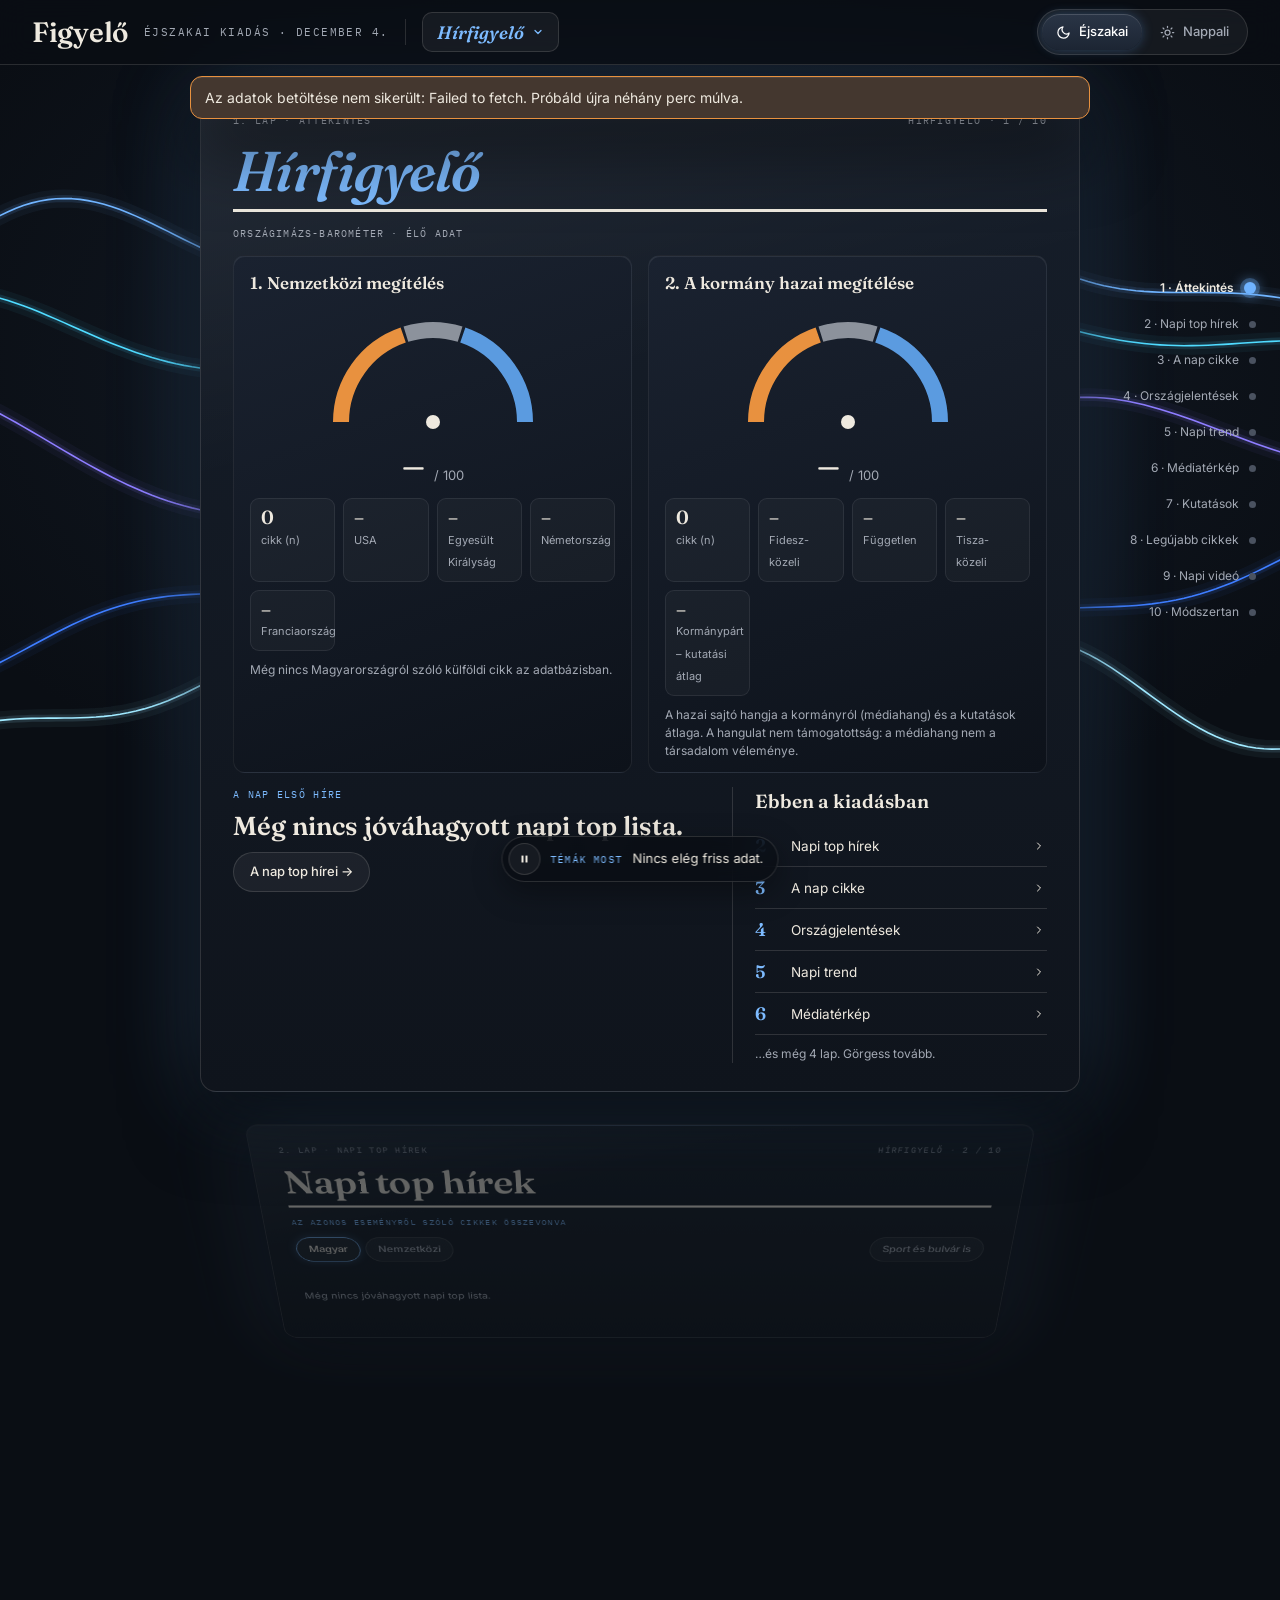
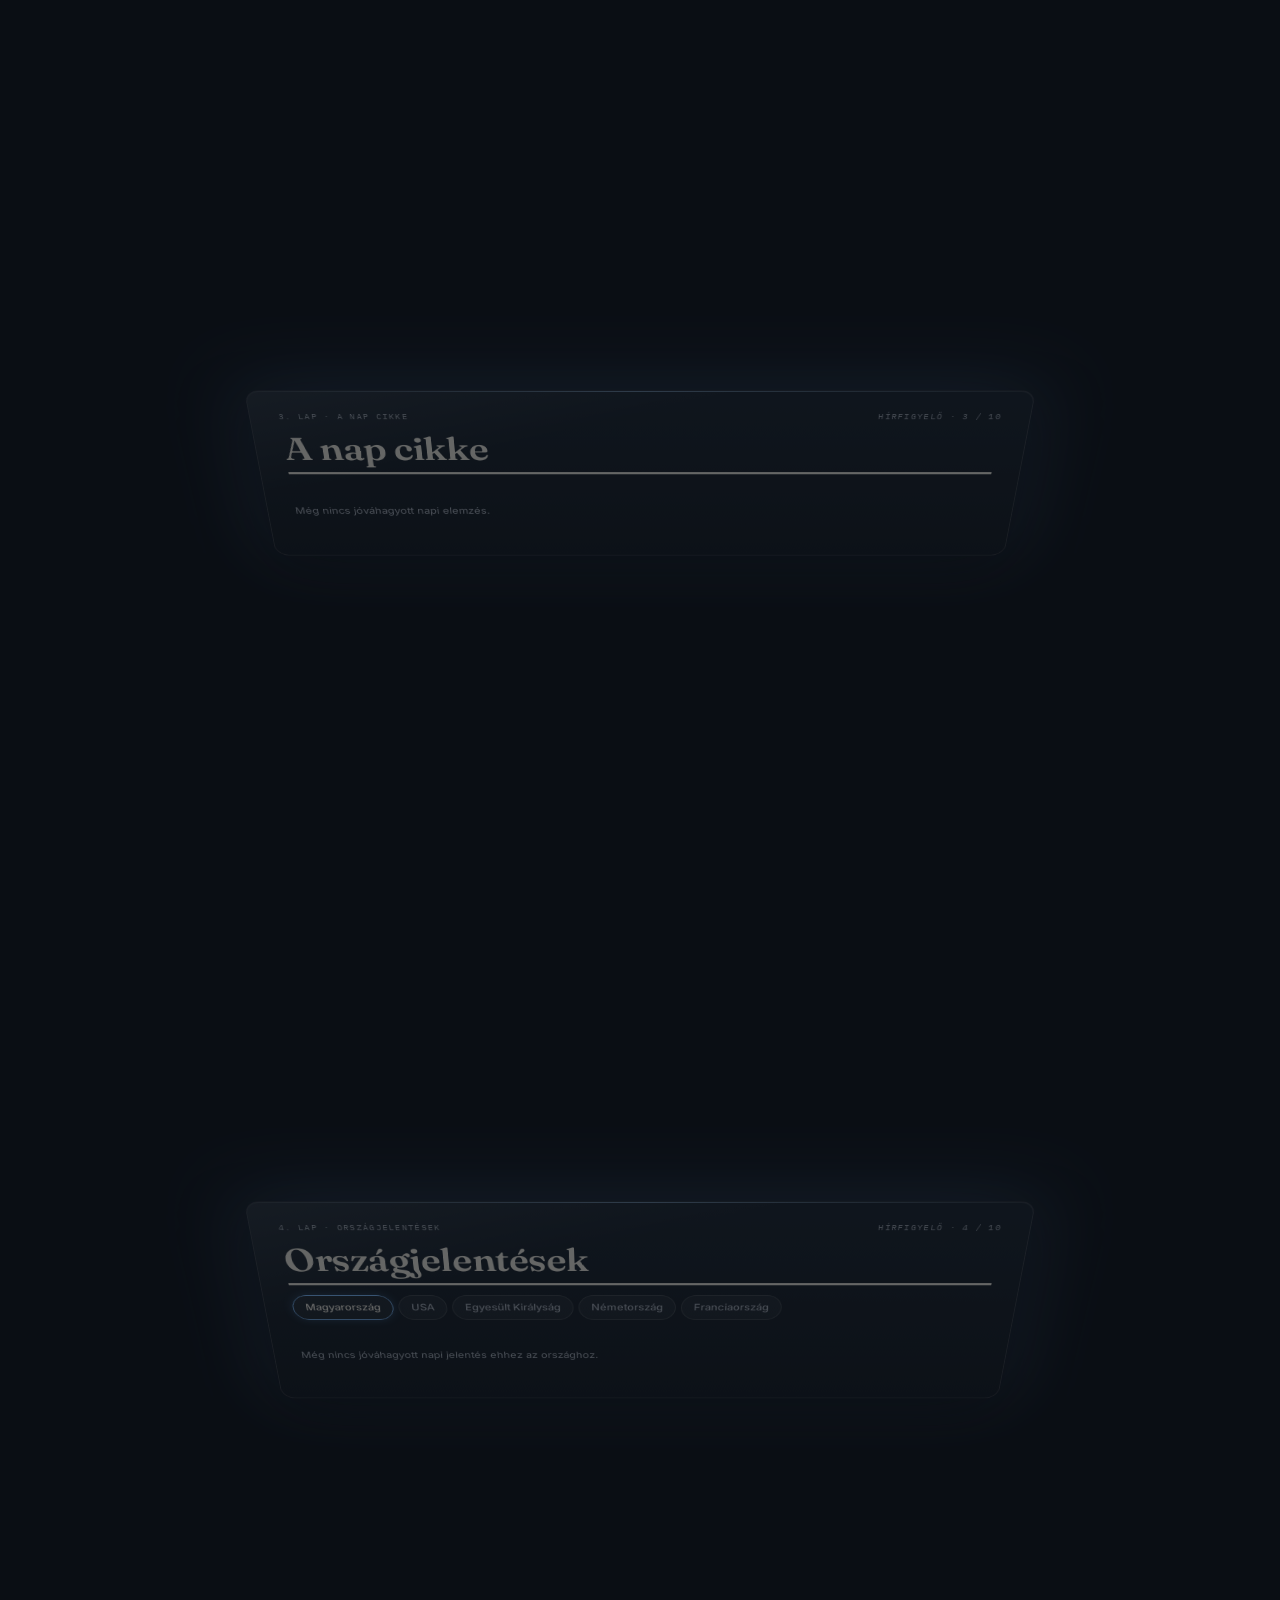
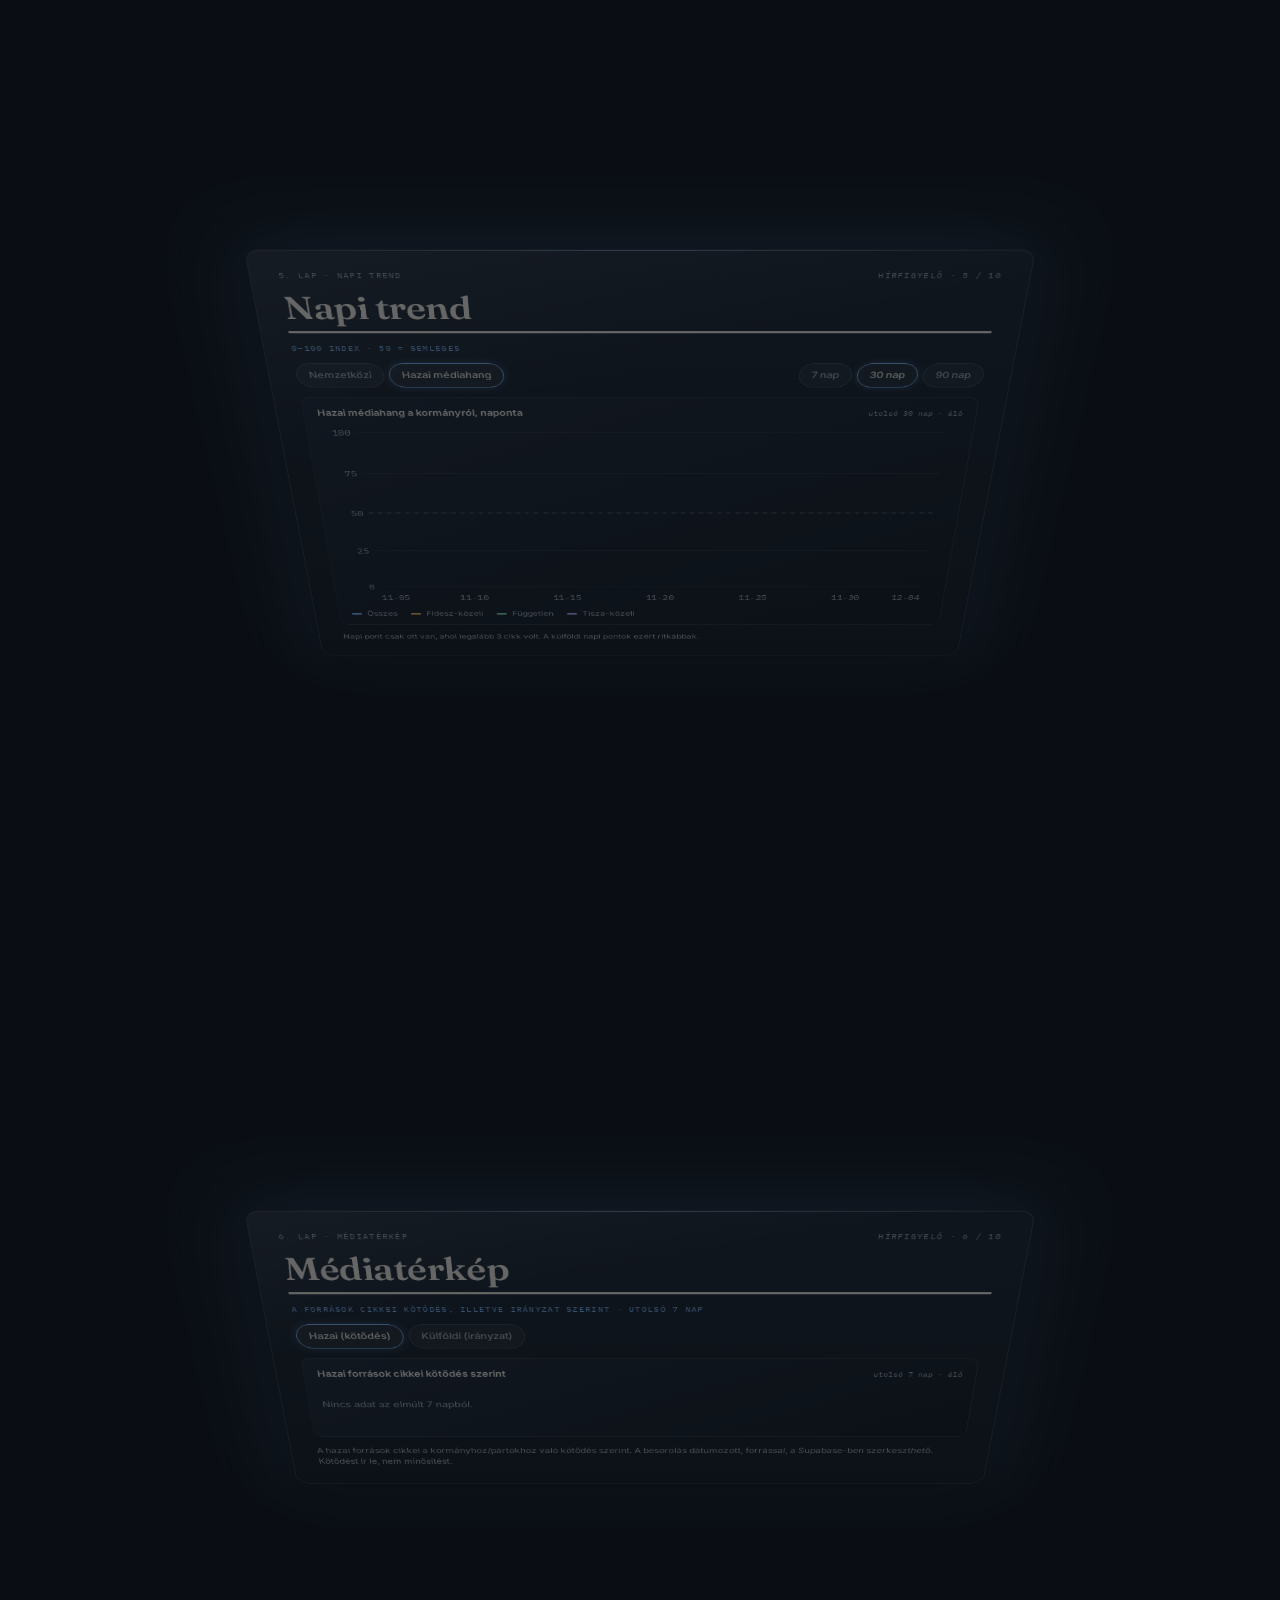
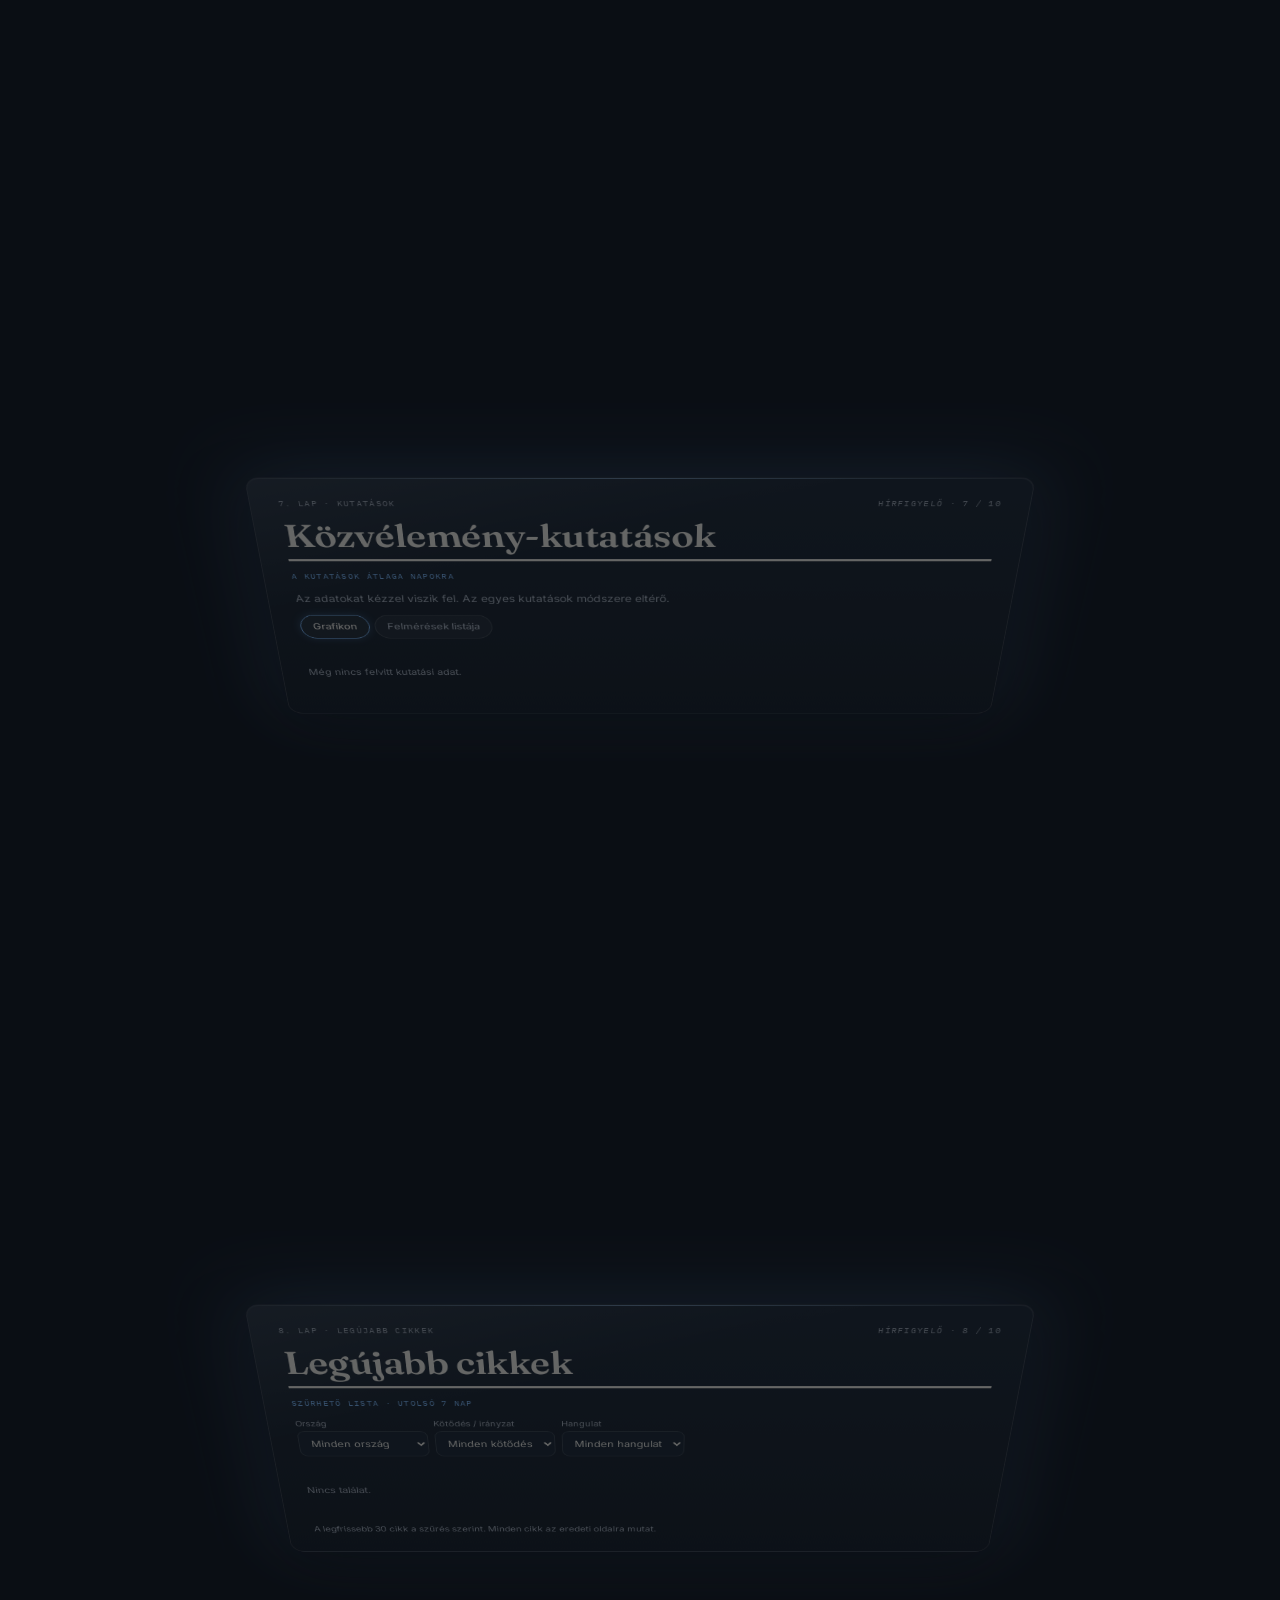
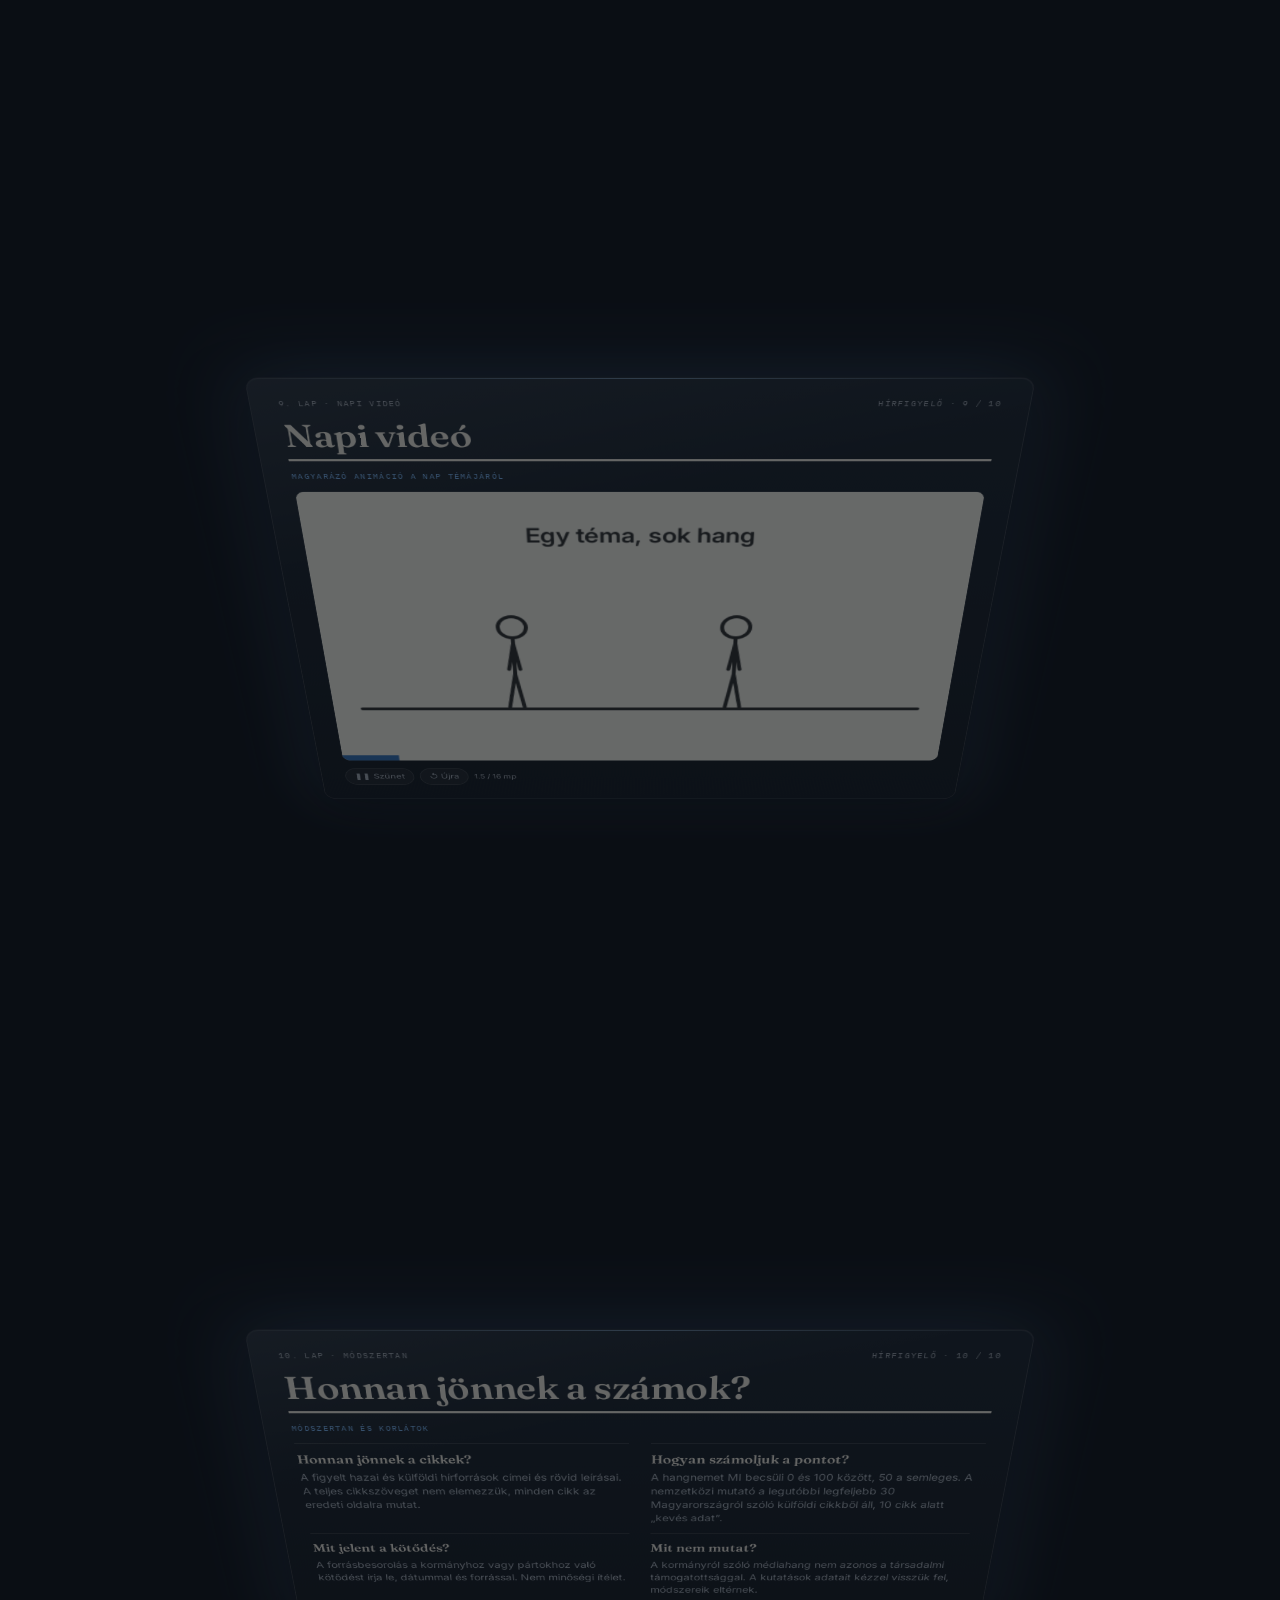
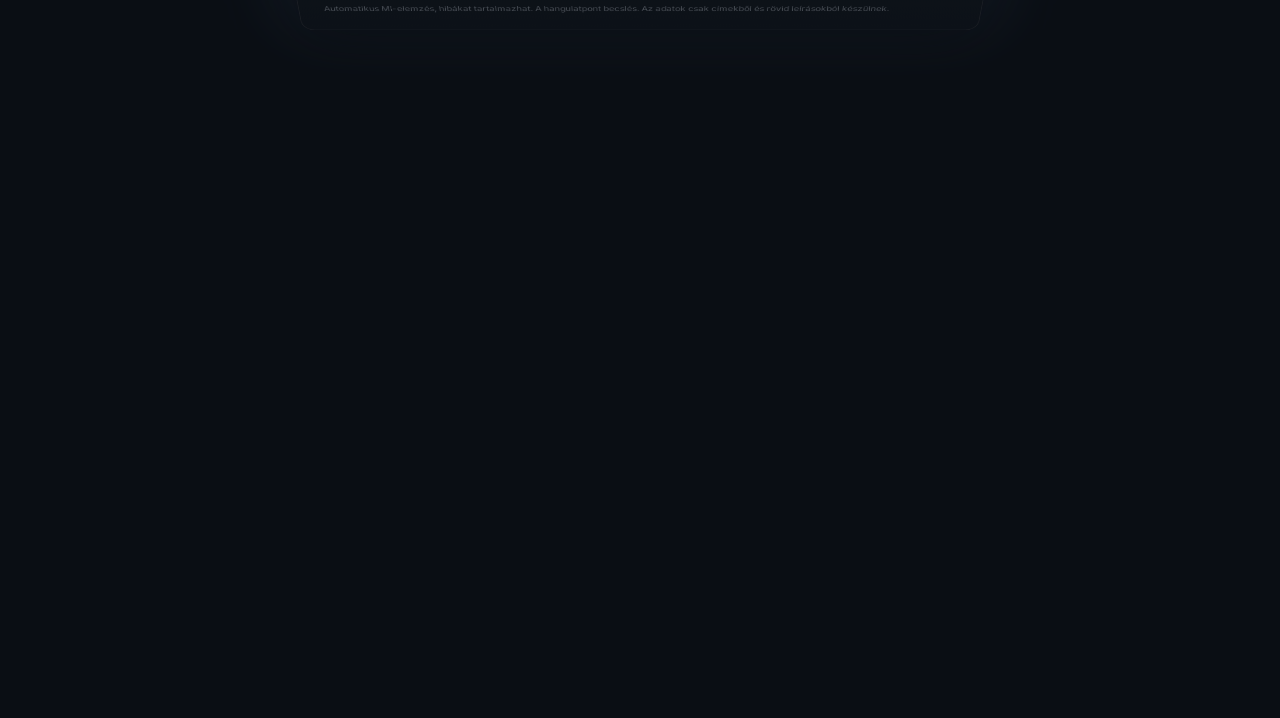
<file: hirek/index.html>
<!doctype html>
<html lang="hu">
<head>
<meta charset="utf-8">
<meta name="viewport" content="width=device-width, initial-scale=1, viewport-fit=cover">
<title>Hírfigyelő – Figyelő</title>
<meta name="description" content="Hírfigyelő: országimázs-barométer, napi top hírek, országjelentések és trendek – a Figyelő rovata.">
<script>try{if(localStorage.getItem("figyelo-kiadas")==="nappali")document.documentElement.classList.add("nappali")}catch(e){}</script>
<link rel="preconnect" href="https://fonts.googleapis.com">
<link rel="preconnect" href="https://fonts.gstatic.com" crossorigin>
<link rel="stylesheet" href="https://fonts.googleapis.com/css2?family=Fraunces:ital,opsz,wght@0,9..144,400;0,9..144,600;1,9..144,400;1,9..144,600&family=Inter:wght@400;500;600&family=IBM+Plex+Mono:wght@400;500&display=swap">
<link rel="stylesheet" href="../assets/glossy.css">
<style>
/* Hírfigyelő-specifikus komponensek. A közös stílus: ../assets/glossy.css (glossy szál). */
.gauges { display: grid; grid-template-columns: repeat(2, minmax(0, 1fr)); gap: 16px; }
@media (max-width: 640px) { .gauges { grid-template-columns: minmax(0, 1fr); } }
.gauge { display: flex; flex-direction: column; align-items: center; gap: 6px; text-align: center; }
.gauge h3 { margin: 0; align-self: stretch; text-align: left; font-family: var(--font-display); font-size: 17px; font-weight: 600; color: var(--panel-fg); }
.gauge svg { width: min(240px, 100%); height: auto; }
.gauge .gv { font-family: var(--font-display); font-size: 44px; font-weight: 600; line-height: 1; margin-top: 2px; }
.gauge .gv small { font-family: var(--font-body); font-size: 13px; color: var(--panel-muted); font-weight: 400; }
.minis { display: grid; grid-template-columns: repeat(auto-fit, minmax(84px, 1fr)); gap: 8px; align-self: stretch; margin-top: 6px; }
.mini { padding: 8px 10px; border-radius: 9px; border: 1px solid rgba(255,255,255,0.08); background: rgba(255,255,255,0.03); text-align: left; }
.mini b { display: block; font-family: var(--font-display); font-size: 19px; font-weight: 600; line-height: 1.1; font-variant-numeric: tabular-nums; }
.mini span { font-size: 11px; color: var(--panel-muted); }
.gauge p { margin: 4px 0 0; font-size: 12px; color: var(--panel-muted); text-align: left; align-self: stretch; }
.gauge details { align-self: stretch; text-align: left; font-size: 13px; }
.gauge summary { cursor: pointer; color: #9FCBFF; font-size: 12px; font-weight: 500; min-height: 28px; display: inline-flex; align-items: center; }
.glist { max-height: 260px; overflow-y: auto; margin-top: 6px; }
.glist div { display: grid; grid-template-columns: 96px minmax(0, 1fr); gap: 10px; padding: 7px 0; border-top: 1px solid rgba(255,255,255,0.08); }
.glist .m { font-size: 11px; color: var(--panel-muted); }

.news { display: grid; grid-template-columns: 30px minmax(0, 1fr); gap: 12px; padding: 10px 0; border-bottom: 1px solid var(--hair); }
.news .r { font-family: var(--font-display); font-size: 22px; font-weight: 600; color: var(--acc); line-height: 1.1; }
.news b { display: block; font-family: var(--font-display); font-size: 17px; font-weight: 600; line-height: 1.22; }
.news .meta { display: flex; flex-wrap: wrap; align-items: center; gap: 8px; font-size: 12px; color: var(--muted); margin-top: 4px; }
.news details { margin-top: 6px; font-size: 13px; }
.news summary { cursor: pointer; color: var(--acc); font-size: 12px; font-weight: 500; min-height: 28px; display: inline-flex; align-items: center; }
.news ul { margin: 6px 0 0; padding-left: 18px; color: var(--muted); display: flex; flex-direction: column; gap: 4px; }
.news ul em { font-style: normal; color: var(--text); }
.src-chips { display: flex; flex-wrap: wrap; gap: 6px; }
.src-chips span { padding: 3px 10px; border-radius: 999px; border: 1px solid var(--hair); font-size: 12px; }
.src-chips a { text-decoration: none; }
.bul { margin: 0; padding-left: 18px; display: flex; flex-direction: column; gap: 6px; font-size: 14px; }
.rep-intro { margin: 0; font-size: 15px; line-height: 1.55; max-width: 70ch; }
.rep-sec { padding-top: 10px; border-top: 1px solid var(--hair); display: flex; flex-direction: column; gap: 4px; }
.rep-sec b { font-family: var(--font-display); font-size: 17px; font-weight: 600; }
.rep-sec p { margin: 0; font-size: 14px; color: var(--muted); max-width: 70ch; }
.rep-sec .from { font-size: 12px; color: var(--muted); font-family: var(--font-mono); letter-spacing: 0.04em; }
.rep-sec.hu { border-top-color: var(--acc); }
.tl { list-style: none; margin: 0; padding: 0; display: flex; flex-direction: column; }
.tl li { display: grid; grid-template-columns: 92px 18px minmax(0, 1fr); gap: 12px; align-items: start; }
.tl .when { font-family: var(--font-mono); font-size: 11px; color: var(--muted); padding-top: 3px; text-align: right; }
.tl .pin { position: relative; height: 100%; min-height: 48px; }
.tl .pin::before { content: ""; position: absolute; left: 8px; top: 0; bottom: 0; width: 2px; background: var(--hair); }
.tl .pin::after { content: ""; position: absolute; left: 3px; top: 4px; width: 12px; height: 12px; border-radius: 50%; background: var(--acc); box-shadow: 0 0 0 4px var(--aglow); }
.tl .what { padding-bottom: 14px; font-size: 14px; }
.tl .what span { display: block; font-size: 12px; color: var(--muted); margin-top: 2px; }
@media (max-width: 520px) { .tl li { grid-template-columns: 64px 18px minmax(0, 1fr); } }
.warn { border: 1px dashed var(--muted); border-radius: 10px; padding: 8px 12px; font-size: 13px; color: var(--muted); }
.kc { border: 1px solid var(--hair); border-radius: 12px; padding: 12px 14px; display: flex; flex-direction: column; gap: 4px; background: var(--pill); }
.kc b { font-family: var(--font-display); font-size: 17px; font-weight: 600; }
.kc .m { font-size: 12px; color: var(--muted); display: flex; align-items: center; gap: 8px; }
.seg { display: inline-flex; gap: 3px; }
.seg i { display: block; width: 22px; height: 7px; border-radius: 4px; background: var(--track); }
.seg i.f { background: var(--acc); }
.donut-wrap { display: grid; grid-template-columns: 220px minmax(0, 1fr); gap: 22px; align-items: center; }
@media (max-width: 640px) { .donut-wrap { grid-template-columns: minmax(0, 1fr); justify-items: center; } }
.donut-wrap svg { width: 200px; height: 200px; }
.dl { display: flex; flex-direction: column; gap: 8px; width: 100%; }
.dl div { display: grid; grid-template-columns: 12px minmax(0, 1fr) auto auto; gap: 10px; align-items: center; font-size: 13px; }
.dl i { width: 12px; height: 12px; border-radius: 3px; display: block; }
.dl .n { font-family: var(--font-mono); font-size: 12px; color: var(--panel-muted); font-variant-numeric: tabular-nums; }
.dl .p { font-family: var(--font-display); font-weight: 600; font-size: 15px; min-width: 48px; text-align: right; font-variant-numeric: tabular-nums; }
.polls { list-style: none; margin: 0; padding: 0; max-height: 360px; overflow-y: auto; border-top: 1px solid var(--hair); }
.polls li { display: grid; grid-template-columns: 96px minmax(0, 1fr); gap: 12px; padding: 9px 0; border-bottom: 1px solid var(--hair); font-size: 13px; }
.polls .d { font-family: var(--font-mono); font-size: 12px; color: var(--muted); }
.polls span { color: var(--muted); font-size: 12px; }
.filters { display: flex; flex-wrap: wrap; gap: 8px; }
.filters label { display: flex; flex-direction: column; gap: 3px; font-size: 11px; color: var(--muted); }
.filters select { min-height: 38px; padding: 0 10px; border-radius: 9px; border: 1px solid var(--hair); background: var(--page-a); color: var(--text); font-size: 13px; }
.art { display: flex; flex-direction: column; gap: 3px; padding: 10px 0; border-bottom: 1px solid var(--hair); }
.art a { font-size: 14px; font-weight: 600; line-height: 1.35; color: var(--text); text-decoration: none; }
.art a:hover { color: var(--acc); text-decoration: underline; }
.art .meta { font-size: 12px; color: var(--muted); display: flex; flex-wrap: wrap; gap: 8px; align-items: center; }
.vbox { border-radius: 12px; overflow: hidden; border: 1px solid rgba(255,255,255,0.08); }
.vbox canvas { width: 100%; height: auto; display: block; background: #f2efe6; }
.vbox iframe { width: 100%; aspect-ratio: 1 / 1; min-height: 470px; border: 0; display: block; background: var(--panel-b); }
.vctl { display: flex; gap: 8px; align-items: center; flex-wrap: wrap; font-size: 12px; color: var(--muted); }
.vctl button { min-height: 34px; padding: 0 12px; border-radius: 999px; border: 1px solid var(--hair); background: var(--pill); cursor: pointer; font-size: 13px; }

/* Hírszalag */
.ticker { position: fixed; left: 50%; transform: translateX(-50%); bottom: calc(18px + env(safe-area-inset-bottom, 0px)); z-index: 200; display: flex; align-items: center; gap: 10px; max-width: calc(100% - 32px); box-sizing: border-box; padding: 6px 14px 6px 6px; border-radius: 999px; background: var(--bar); border: 1px solid var(--hair); backdrop-filter: blur(12px); -webkit-backdrop-filter: blur(12px); box-shadow: 0 10px 30px rgba(0,0,0,0.35); font-size: 13px; }
.ticker button { width: 32px; height: 32px; border-radius: 50%; border: 1px solid var(--hair); background: var(--pill); cursor: pointer; display: grid; place-items: center; flex-shrink: 0; }
.ticker .tk { white-space: nowrap; overflow: hidden; text-overflow: ellipsis; transition: opacity 0.3s; }
.ticker .tk b { font-weight: 600; }
.ticker .lbl { font-family: var(--font-mono); font-size: 10px; letter-spacing: 0.12em; text-transform: uppercase; color: var(--acc); flex-shrink: 0; }
@media (max-width: 640px) { .ticker .lbl { display: none; } }
</style>
</head>
<body>
<div class="ticker" id="ticker">
  <button type="button" id="tk-btn" aria-label="Hírszalag megállítása">
    <svg width="12" height="12" viewBox="0 0 24 24" fill="currentColor" aria-hidden="true" id="tk-ico"><rect x="6" y="5" width="4" height="14" rx="1"/><rect x="14" y="5" width="4" height="14" rx="1"/></svg>
  </button>
  <span class="lbl">Témák most</span>
  <span class="tk" id="tk-txt" aria-live="polite">Betöltés…</span>
</div>

<script src="../assets/figyelo-lapok.js"></script>
<script>
(function () {
"use strict";
/* ======= Supabase: a PUBLISHABLE (nyilvános) kulcs. SOHA ne a secret key-t! ======= */
const CFG = { URL: "https://fuovmlujjuhonhumzwgb.supabase.co", KEY: "sb_publishable_4uZ7277YwkxD3eeYgNNIpw_oW6ORvKR" };

/* ---------- segédek ---------- */
const $ = id => document.getElementById(id);
const esc = s => String(s == null ? "" : s).replace(/[&<>"']/g, c => ({ "&": "&amp;", "<": "&lt;", ">": "&gt;", '"': "&quot;", "'": "&#39;" }[c]));
const safe = u => { try { const x = new URL(u); return /^https?:$/.test(x.protocol) ? x.href : "#"; } catch (e) { return "#"; } };
const ext = (url, text) => '<a href="' + esc(safe(url)) + '" target="_blank" rel="noopener noreferrer">' + esc(text) + "</a>";
const arr = x => Array.isArray(x) ? x : [];
const avg = a => a.length ? a.reduce((x, y) => x + y, 0) / a.length : 0;
const H = 36e5, now = Date.now();
const store = { get: k => { try { return localStorage.getItem(k); } catch (e) { return null; } }, set: (k, v) => { try { localStorage.setItem(k, v); } catch (e) {} } };
const reduced = window.matchMedia && window.matchMedia("(prefers-reduced-motion: reduce)").matches;

const CO = { HU: "Magyarország", USA: "USA", UK: "Egyesült Királyság", DE: "Németország", FR: "Franciaország" };
const REL = { fidesz_kozeli: ["Fidesz-közeli", "#F2B35B"], fuggetlen: ["Független", "#7FD1A6"], tisza_kozeli: ["Tisza-közeli", "#6FB3FF"], kozszolgalati: ["Közszolgálati", "#8C929C"], ismeretlen: ["Ismeretlen", "#B9BDC4"] };
const LG = { bal: "bal", kozep_bal: "bal", kozep: "közép", kozep_jobb: "jobb", jobb: "jobb" }, LC = { bal: "#6FB3FF", "közép": "#B9BDC4", jobb: "#F2B35B" };
const PAL = ["#6FB3FF", "#F2B35B", "#7FD1A6", "#B79CFF", "#F28DB2"];
const PARTY = { Tisza: "#6FB3FF", Fidesz: "#F2B35B", "Mi Hazánk": "#7FD1A6", DK: "#B79CFF", MKKP: "#F28DB2" };
const lab = s => s == null ? "–" : s < -.25 ? "kritikus" : s > .25 ? "pozitív" : "semleges";
const tone = s => s == null ? "neu" : s < -.25 ? "neg" : s > .25 ? "pos" : "neu";
const sym = s => s == null ? "?" : s < -.25 ? "▼" : s > .25 ? "▲" : "●";
const chip = s => '<span class="chip ' + tone(s) + '">' + sym(s) + " " + lab(s) + "</span>";
const ix = (a, f, min) => { const v = a.map(f).filter(x => x != null); return v.length < (min || 10) ? null : Math.round((avg(v) + 1) * 50); };
const dk = a => String(a.fetched_at).slice(0, 10);

let D = null;
const S = a => (D && D.src[a.source]) || {};
const recent = (a, hrs) => a.filter(x => now - new Date(x.fetched_at) < hrs * H);
const P = () => D && D.pack && D.pack.content;
const tag = a => a.country === "HU" ? (REL[S(a).relation] || REL.ismeretlen)[0] : (LG[S(a).leaning] ? "külföldi: " + LG[S(a).leaning] : "külföldi");

/* ---------- adatok (Supabase) ---------- */
async function q(t, qs, pages) {
  let out = [];
  for (let p = 0; p < (pages || 1); p++) {
    const r = await fetch(CFG.URL + "/rest/v1/" + t + "?" + qs + "&limit=1000&offset=" + (p * 1000), { headers: { apikey: CFG.KEY } });
    if (!r.ok) throw new Error(t + " " + r.status);
    const j = await r.json(); out = out.concat(j); if (j.length < 1000) break;
  }
  return out;
}
async function live() {
  const since = new Date(now - 7 * 24 * H).toISOString(), ma = new Date().toISOString().slice(0, 10);
  const [arts, fh, srcs, rels, govs, polls, stats, pack] = await Promise.all([
    q("articles", "select=id,source,country,title,title_hu,url,fetched_at,sentiment,hu_sentiment,gov_stance,about_hungary,about_gov,topics&analyzed=eq.true&fetched_at=gte." + since + "&order=fetched_at.desc", 5),
    q("articles", "select=id,source,country,title,title_hu,url,fetched_at,hu_sentiment,about_hungary&analyzed=eq.true&country=neq.HU&about_hungary=eq.true&hu_sentiment=not.is.null&order=fetched_at.desc"),
    q("sources", "select=name,country,leaning"), q("source_relations", "select=source,relation,valid_from,valid_to&order=valid_from.asc"),
    q("governments", "select=name,party,valid_from,valid_to"), q("polls", "select=day,institute,party,pct,sample,source_url&order=day.desc"),
    q("daily_stats", "select=day,scope,avg,n&order=day.desc", 3), q("daily_pack", "select=day,content&order=day.desc&limit=1")]);
  const src = {}; srcs.forEach(s => src[s.name] = { country: s.country, leaning: s.leaning, relation: null });
  rels.forEach(r => { if (src[r.source] && r.valid_from <= ma && (!r.valid_to || r.valid_to >= ma)) src[r.source].relation = r.relation; });
  return { articles: arts, fh, src, govs, polls, stats, pack: pack[0] || null };
}

/* ---------- rajzolók (SVG) ---------- */
function gaugeSvg(v) {
  const cx = 120, cy = 120, r = 92, val = v == null ? 50 : v;
  const pt = (x, rr) => { const a = Math.PI * (1 - x / 100); return [cx + rr * Math.cos(a), cy - rr * Math.sin(a)]; };
  const arc = (a, b, col) => { const p = pt(a, r), q2 = pt(b, r); return '<path d="M' + p[0].toFixed(1) + " " + p[1].toFixed(1) + " A" + r + " " + r + " 0 0 1 " + q2[0].toFixed(1) + " " + q2[1].toFixed(1) + '" fill="none" stroke="' + col + '" stroke-width="16"/>'; };
  const n = pt(val, r - 22);
  return '<svg viewBox="0 0 240 132" role="img" aria-label="Mutató: ' + (v == null ? "nincs elég adat" : v + " a 100-ból") + ', 50 a semleges">' +
    arc(0, 39.5, "var(--neg)") + arc(40.5, 59.5, "var(--neu)") + arc(60.5, 100, "var(--pos)") +
    (v == null ? "" : '<line x1="' + cx + '" y1="' + cy + '" x2="' + n[0].toFixed(1) + '" y2="' + n[1].toFixed(1) + '" stroke="var(--panel-fg)" stroke-width="3.5" stroke-linecap="round"/>') +
    '<circle cx="' + cx + '" cy="' + cy + '" r="7" fill="var(--panel-fg)"/></svg>';
}
function chart100(series, labels, opt) {
  opt = opt || {};
  const W = 600, Hh = 240, L = 34, R = 12, T = 10, B = 26, min = 0, max = opt.max || 100;
  const ticks = opt.ticks || [0, 25, 50, 75, 100], n = labels.length;
  if (!n) return '<p class="empty">Nincs adat ebben az időszakban.</p>';
  const x = i => L + (W - L - R) * (n === 1 ? 0.5 : i / (n - 1));
  const y = v => T + (Hh - T - B) * (1 - (v - min) / (max - min));
  let s = '<svg viewBox="0 0 ' + W + " " + Hh + '" role="img" aria-label="' + esc(opt.label || "Vonaldiagram") + '">';
  ticks.forEach(t => { s += '<line x1="' + L + '" x2="' + (W - R) + '" y1="' + y(t) + '" y2="' + y(t) + '" stroke="var(--panel-grid)"/><text x="' + (L - 6) + '" y="' + (y(t) + 4) + '" text-anchor="end" fill="var(--panel-muted)" font-size="10" font-family="IBM Plex Mono, monospace">' + t + (opt.unit || "") + "</text>"; });
  if (opt.mid) s += '<line x1="' + L + '" x2="' + (W - R) + '" y1="' + y(opt.mid) + '" y2="' + y(opt.mid) + '" stroke="var(--panel-muted)" stroke-dasharray="4 5" stroke-opacity="0.7"/>';
  const every = Math.ceil(n / 7);
  labels.forEach((lb, i) => { if ((i % every === 0 && i < n - 2) || i === n - 1) s += '<text x="' + x(i) + '" y="' + (Hh - 7) + '" text-anchor="' + (i === 0 ? "start" : i === n - 1 ? "end" : "middle") + '" fill="var(--panel-muted)" font-size="10" font-family="IBM Plex Mono, monospace">' + esc(lb) + "</text>"; });
  series.forEach((se, si) => {
    const col = se[1], d = se[2]; let seg = [];
    const flush = () => { if (seg.length > 1) s += '<polyline fill="none" stroke="' + col + '" stroke-width="' + (si === 0 ? 3 : 2) + '" stroke-linecap="round" stroke-linejoin="round" points="' + seg.join(" ") + '"/>'; seg = []; };
    d.forEach((v, i) => { if (v == null) { if (!opt.spanGaps) flush(); } else seg.push(x(i).toFixed(1) + "," + y(v).toFixed(1)); });
    flush();
    d.forEach((v, i) => {
      if (v == null) return;
      const lone = !opt.spanGaps && d[i - 1] == null && d[i + 1] == null;
      if (lone || n <= 40) s += '<circle cx="' + x(i).toFixed(1) + '" cy="' + y(v).toFixed(1) + '" r="' + (lone ? 4.5 : 2.4) + '" fill="' + col + '"><title>' + esc(se[0] + ", " + labels[i] + ": " + v + (opt.unit || "")) + "</title></circle>";
      if (lone) s += '<text x="' + x(i).toFixed(1) + '" y="' + (y(v) - 10).toFixed(1) + '" text-anchor="middle" fill="var(--panel-fg)" font-size="11" font-family="IBM Plex Mono, monospace">' + v + "</text>";
    });
  });
  return s + "</svg>";
}
function legend(items) { return '<div class="legend">' + items.map(it => '<span><i style="background:' + it[1] + '"></i>' + esc(it[0]) + "</span>").join("") + "</div>"; }
function donut(items) {
  const total = items.reduce((a, b) => a + b[1], 0);
  if (!total) return '<p class="empty">Nincs adat az elmúlt 7 napból.</p>';
  const r = 70, c = 2 * Math.PI * r; let off = 0;
  let s = '<svg viewBox="0 0 200 200" role="img" aria-label="Kördiagram, összesen ' + total + ' cikk"><g transform="rotate(-90 100 100)">';
  items.forEach(it => { const len = c * it[1] / total, l2 = Math.max(0, len - 2); s += '<circle cx="100" cy="100" r="' + r + '" fill="none" stroke="' + it[2] + '" stroke-width="26" stroke-dasharray="' + l2.toFixed(2) + " " + (c - l2).toFixed(2) + '" stroke-dashoffset="' + (-off).toFixed(2) + '"/>'; off += len; });
  s += '</g><text x="100" y="98" text-anchor="middle" fill="var(--panel-fg)" font-size="28" font-weight="600" font-family="Fraunces, Georgia, serif">' + total.toLocaleString("hu-HU") + '</text><text x="100" y="118" text-anchor="middle" fill="var(--panel-muted)" font-size="11" font-family="Inter, sans-serif">cikk</text></svg>';
  const lg = '<div class="dl">' + items.map(it => '<div><i style="background:' + it[2] + '"></i><span>' + esc(it[0]) + '</span><span class="n">' + it[1].toLocaleString("hu-HU") + '</span><span class="p">' + (it[1] / total * 100).toFixed(1).replace(".", ",") + "%</span></div>").join("") + "</div>";
  return '<div class="donut-wrap">' + s + lg + "</div>";
}
const panel = (title, src, inner) => '<div class="panel"><div class="panel-head"><b>' + esc(title) + '</b><span class="src">' + esc(src) + "</span></div>" + inner + "</div>";
const tabsHTML = (k, items, extra) => '<div class="tabs" role="group">' + items.map(it => '<button type="button" data-set="' + k + '" data-val="' + esc(it[0]) + '" aria-pressed="' + (String(st[k]) === String(it[0])) + '"' + (it[2] ? ' class="dim"' : "") + ">" + esc(it[1]) + "</button>").join("") + (extra || "") + "</div>";

/* ---------- állapot ---------- */
const st = { tlk: "hu", tAll: false, nt: 0, rc: "HU", tg: "dom", tr: 30, mm: "hu", pv: "chart", fc: "", fb: "", fs: "" };
const NUM = { tr: 1, nt: 1 };
const MAXF = 30, MINF = 10;

/* ---------- lapok ---------- */
const LAPS = [
  { type: "overview", short: "Áttekintés" },
  { type: "top", short: "Napi top hírek", title: "Napi top hírek", kicker: "Az azonos eseményről szóló cikkek összevonva" },
  { type: "nap", short: "A nap cikke", title: "A nap cikke" },
  { type: "rep", short: "Országjelentések", title: "Országjelentések" },
  { type: "trend", short: "Napi trend", title: "Napi trend", kicker: "0–100 index · 50 = semleges" },
  { type: "map", short: "Médiatérkép", title: "Médiatérkép", kicker: "A források cikkei kötődés, illetve irányzat szerint · utolsó 7 nap" },
  { type: "polls", short: "Kutatások", title: "Közvélemény-kutatások", kicker: "A kutatások átlaga napokra", dek: "Az adatokat kézzel viszik fel. Az egyes kutatások módszere eltérő." },
  { type: "latest", short: "Legújabb cikkek", title: "Legújabb cikkek", kicker: "Szűrhető lista · utolsó 7 nap" },
  { type: "video", short: "Napi videó", title: "Napi videó", kicker: "Magyarázó animáció a nap témájáról" },
  { type: "method", short: "Módszertan", title: "Honnan jönnek a számok?", kicker: "Módszertan és korlátok" }
];

function toc() {
  const items = LAPS.slice(1, 6).map((l, k) => '<button type="button" data-goto="' + (k + 1) + '"><span class="n">' + (k + 2) + '</span><span class="t-name">' + esc(l.short) + '</span><svg viewBox="0 0 24 24" fill="none" stroke="currentColor" stroke-width="2" stroke-linecap="round" stroke-linejoin="round" aria-hidden="true"><path d="M9 6l6 6-6 6"/></svg></button>').join("");
  return '<nav class="col side" aria-label="Ebben a kiadásban"><h3 class="h3">Ebben a kiadásban</h3><div class="toc">' + items + '</div><span class="note">…és még ' + (LAPS.length - 6) + " lap. Görgess tovább.</span></nav>";
}

const R = {
  overview() {
    const w = recent(D.articles, 168), d = w.filter(a => a.country === "HU" && a.about_gov && a.gov_stance != null);
    const f = (D.fh || []).slice().sort((a, b) => new Date(b.fetched_at) - new Date(a.fetched_at)).slice(0, MAXF);
    const v1 = ix(f, a => a.hu_sentiment, MINF), v2 = ix(d, a => a.gov_stance);
    const gp = (D.govs.find(g => !g.valid_to) || {}).party;
    const lim = new Date(now - 30 * 24 * H).toISOString().slice(0, 10);
    const pv = gp ? D.polls.filter(x => x.party === gp && x.day >= lim).map(x => x.pct) : [];
    const pa = pv.length ? avg(pv).toFixed(1) + "%" : null;
    const mini = (l, v) => '<div class="mini"><b>' + (v == null ? "–" : esc(v)) + "</b><span>" + esc(l) + "</span></div>";
    const n1 = f.length ? "A külföldi sajtó hangja Magyarországról az utolsó " + f.length + " (legfeljebb " + MAXF + ") Magyarországról szóló külföldi cikk alapján, " + dk(f[f.length - 1]) + " és " + dk(f[0]) + " között. 50 = semleges, " + MINF + " cikk alatt „kevés adat”." : "Még nincs Magyarországról szóló külföldi cikk az adatbázisban.";
    const list = f.map(a => '<div><span>' + chip(a.hu_sentiment) + '</span><span>' + ext(a.url, a.title_hu || a.title) + '<br><span class="m">' + esc(a.source) + " · " + esc(CO[a.country] || a.country) + " · " + dk(a) + "</span></span></div>").join("");
    const g1 = '<div class="panel gauge"><h3>1. Nemzetközi megítélés</h3>' + gaugeSvg(v1) + '<div class="gv">' + (v1 == null ? "–" : v1) + " <small>/ 100</small></div>" +
      '<div class="minis">' + mini("cikk (n)", f.length) + ["USA", "UK", "DE", "FR"].map(c => mini(CO[c], ix(f.filter(a => a.country === c), a => a.hu_sentiment, 4))).join("") + "</div>" +
      "<p>" + esc(n1) + "</p>" + (f.length ? '<details><summary>A számításban szereplő cikkek (' + f.length + ')</summary><div class="glist">' + list + "</div></details>" : "") + "</div>";
    const g2 = '<div class="panel gauge"><h3>2. A kormány hazai megítélése</h3>' + gaugeSvg(v2) + '<div class="gv">' + (v2 == null ? "–" : v2) + " <small>/ 100</small></div>" +
      '<div class="minis">' + mini("cikk (n)", d.length) + ["fidesz_kozeli", "fuggetlen", "tisza_kozeli"].map(r => mini(REL[r][0], ix(d.filter(a => S(a).relation === r), a => a.gov_stance, 4))).join("") + mini((gp || "Kormánypárt") + " – kutatási átlag", pa) + "</div>" +
      "<p>A hazai sajtó hangja a kormányról (médiahang) és a kutatások átlaga. A hangulat nem támogatottság: a médiahang nem a társadalom véleménye.</p></div>";
    const T = P() && P().top10, t0 = T && arr(T.hu).find(x => !(x.kategoria === "sport" || x.kategoria === "bulvar"));
    const first = t0 ? '<h2 class="lead">' + esc(t0.cim) + '</h2><div style="display:flex;gap:8px;align-items:center;font-size:12px;color:var(--muted);flex-wrap:wrap">' + (t0.forrasok_szama || 0) + " általunk is szemlézett hírforrás " + (t0.hangulat != null ? chip(t0.hangulat) : "") + "</div>" : '<h2 class="lead">Még nincs jóváhagyott napi top lista.</h2>';
    return '<h1 class="lap-title rovatnev">Hírfigyelő</h1><span class="snap-note">Országimázs-barométer · élő adat' + (D.pack ? " · jelentés napja: " + esc(D.pack.day) : "") + "</span>" +
      '<div class="gauges">' + g1 + g2 + "</div>" +
      '<div class="grid2"><div class="col"><span class="kick mono">A nap első híre</span>' + first + '<button type="button" class="resume" data-goto="1">A nap top hírei →</button></div>' + toc() + "</div>";
  },
  top() {
    const T = P() && P().top10;
    const head = tabsHTML("tlk", [["hu", "Magyar"], ["nemzetkozi", "Nemzetközi"]], '<button type="button" class="push" data-toggle="tAll" aria-pressed="' + st.tAll + '">' + (st.tAll ? "Csak közéleti hírek" : "Sport és bulvár is") + "</button>");
    if (!T || !arr(T[st.tlk]).length) return head + '<p class="empty">Még nincs jóváhagyott napi top lista.</p>';
    const items = arr(T[st.tlk]).filter(x => st.tAll || !(x.kategoria === "sport" || x.kategoria === "bulvar")).slice(0, 10);
    if (!items.length) return head + '<p class="empty">Nincs találat ezzel a szűrővel.</p>';
    return head + "<div>" + items.map((x, i) => '<div class="news"><span class="r">' + (i + 1) + "</span><div><b>" + esc(x.cim) + '</b><div class="meta">' + (x.forrasok_szama || 0) + " általunk is szemlézett hírforrás " + (x.hangulat != null ? chip(x.hangulat) : "") + "</div>" +
      "<details><summary>Források (" + arr(x.cikkek).length + ")</summary><ul>" + arr(x.cikkek).slice(0, 8).map(c => "<li>" + ext(c.url, c.cim || c.nev || "cikk") + " – <em>" + esc(c.nev) + "</em></li>").join("") + "</ul></details></div></div>").join("") + "</div>" +
      '<p class="note">A tételek az azonos eseményről szóló cikkeket vonják össze. A címet MI írta, a számokat a program számolta. A hangnem a cikkek átlaga, nem a társadalom véleménye.</p>';
  },
  nap() {
    const N = P() && P().nap_cikke;
    if (!N) return '<p class="empty">Még nincs jóváhagyott napi elemzés.</p>';
    const Hh = N.hatter || {}, nm = arr(Hh.mult).length + arr(Hh.nyitott_kerdesek).length, nk = arr(Hh.lehetseges_kovetkezmenyek).length;
    let out = tabsHTML("nt", [[0, "A nap cikke"], [1, "Háttér" + (arr(Hh.mult).length ? " (" + arr(Hh.mult).length + ")" : ""), !nm], [2, "Lehetséges következmények" + (nk ? " (" + nk + ")" : ""), !nk]]);
    if (st.nt === 0) {
      const names = new Set(arr(N.forrasok).map(f => f && f.nev).filter(Boolean));
      if (names.size) out += '<span class="kick mono">' + names.size + " általunk is szemlézett hírforrás</span>";
      out += '<h3 class="lead">' + esc(N.tema) + '</h3><p class="rep-intro">' + esc(N.magyarazat) + "</p>";
      if (arr(N.tenyek).length) out += '<ul class="bul">' + arr(N.tenyek).slice(0, 5).map(t => "<li>" + esc(t) + "</li>").join("") + "</ul>";
      if (arr(N.forrasok).length) out += '<div class="col"><span class="kick mono">Források</span><div class="src-chips">' + arr(N.forrasok).filter(f => f && f.url).map(f => "<span>" + ext(f.url, f.nev || "forrás") + "</span>").join("") + "</div></div>";
    } else if (st.nt === 1) {
      const mult = arr(Hh.mult), nyk = arr(Hh.nyitott_kerdesek);
      if (!mult.length && !nyk.length) { out += '<p class="empty">Ehhez a naphoz nincs háttéranyag.</p>'; if (Hh.keresesi_megjegyzes) out += '<p class="note">' + esc(Hh.keresesi_megjegyzes) + "</p>"; return out; }
      if (mult.length) out += '<h3 class="h3">Mi történt korábban?</h3><ol class="tl">' + mult.slice(0, 8).map(m => '<li><span class="when">' + esc(m.datum) + '</span><span class="pin"></span><div class="what">' + esc(m.tenyek) + (m.forras && m.forras.url ? "<span>Külső forrás (nem ellenőrzött): " + ext(m.forras.url, m.forras.nev || "forrás") + "</span>" : "") + "</div></li>").join("") + "</ol>";
      if (nyk.length) out += '<h3 class="h3">Nyitott kérdések</h3><ul class="bul">' + nyk.slice(0, 5).map(x => "<li>" + esc(x) + "</li>").join("") + "</ul>";
      if (Hh.keresesi_megjegyzes) out += '<p class="note">Keresési megjegyzés: ' + esc(Hh.keresesi_megjegyzes) + "</p>";
      out += '<p class="note">A háttéranyagot MI gyűjtötte webes keresésből; a külső linkeket nem ellenőriztük automatikusan.</p>';
    } else {
      const ks = arr(Hh.lehetseges_kovetkezmenyek), BZ = { alacsony: 1, "közepes": 2, magas: 3 };
      out += '<div class="warn">Értékelés, nem tény. A lehetséges kimenetelek MI-becslések, nem előrejelzések.</div>';
      if (!ks.length) return out + '<p class="empty">Ehhez a naphoz nincs elemzett kimenetel.</p>';
      out += ks.slice(0, 5).map(k => { const b = BZ[k.bizonytalansag] || 2; return '<div class="kc"><b>' + esc(k.cim) + "</b><div>" + esc(k.leiras) + '</div><div class="m"><span class="seg">' + [1, 2, 3].map(i => '<i class="' + (i <= b ? "f" : "") + '"></i>').join("") + "</span>Bizonytalanság: " + esc(k.bizonytalansag || "közepes") + "</div></div>"; }).join("");
    }
    return out;
  },
  rep() {
    const O = P() && P().orszagjelentesek;
    let out = tabsHTML("rc", Object.entries(CO));
    if (!O || !O[st.rc]) return out + '<p class="empty">Még nincs jóváhagyott napi jelentés ehhez az országhoz.</p>';
    const r = O[st.rc];
    out += '<span class="snap-note">Jelentés napja: ' + esc(D.pack.day) + " · MI-támogatott elemzés, átnézve</span>";
    if (r.osszkep) out += '<p class="rep-intro">' + esc(r.osszkep) + "</p>";
    out += arr(r.narrativak).slice(0, 5).map(n => '<div class="rep-sec"><b>' + esc(n.cim) + "</b><p>" + esc(n.leiras) + '</p><span class="from">Források: ' + arr(n.forrasok).slice(0, 6).map(f => { const nm = typeof f === "string" ? f : (f && f.nev) || "forrás"; return f && f.url ? ext(f.url, nm) : esc(nm); }).join(", ") + "</span></div>").join("");
    const k = r.kormany_kep || r.magyarorszag_kepe;
    if (k) out += '<div class="rep-sec hu"><b>' + (st.rc === "HU" ? "A kormány képe a hazai sajtóban" : "Magyarország képe") + "</b><p>" + esc(k) + "</p></div>";
    return out;
  },
  trend() {
    const TS = { intl: [["intl", "Összes"], ["intl_USA", "USA"], ["intl_UK", "UK"], ["intl_DE", "DE"], ["intl_FR", "FR"]], dom: [["dom", "Összes"], ["dom_fidesz_kozeli", "Fidesz-közeli"], ["dom_fuggetlen", "Független"], ["dom_tisza_kozeli", "Tisza-közeli"]] };
    const days = Array.from({ length: st.tr }, (_, i) => new Date(now - (st.tr - 1 - i) * 24 * H).toISOString().slice(0, 10));
    const series = TS[st.tg].map(([sc, l], i) => { const m = {}; D.stats.filter(s => s.scope === sc).forEach(s => m[s.day] = s); return [l, PAL[i % PAL.length], days.map(d => m[d] && m[d].avg != null && m[d].n >= 3 ? Math.round((m[d].avg + 1) * 50) : null)]; });
    const title = st.tg === "intl" ? "A külföldi sajtó hangja Magyarországról, naponta" : "Hazai médiahang a kormányról, naponta";
    return '<div class="tabs" style="justify-content:space-between">' + tabsHTML("tg", [["intl", "Nemzetközi"], ["dom", "Hazai médiahang"]]) + tabsHTML("tr", [[7, "7 nap"], [30, "30 nap"], [90, "90 nap"]]) + "</div>" +
      panel(title, "utolsó " + st.tr + " nap · élő", chart100(series, days.map(d => d.slice(5)), { mid: 50, label: title, spanGaps: true }) + legend(series.map(s => [s[0], s[1]]))) +
      '<p class="note">Napi pont csak ott van, ahol legalább 3 cikk volt. A külföldi napi pontok ezért ritkábbak.</p>';
  },
  map() {
    const w = recent(D.articles, 168), cnt = {}, col = {};
    let note;
    if (st.mm === "hu") { w.filter(a => a.country === "HU").forEach(a => { const r = REL[S(a).relation] || REL.ismeretlen; cnt[r[0]] = (cnt[r[0]] || 0) + 1; col[r[0]] = r[1]; }); note = "A hazai források cikkei a kormányhoz/pártokhoz való kötődés szerint. A besorolás dátumozott, forrással, a Supabase-ben szerkeszthető. Kötődést ír le, nem minősítést."; }
    else { w.filter(a => a.country !== "HU").forEach(a => { const g = LG[S(a).leaning]; if (!g) return; cnt[g] = (cnt[g] || 0) + 1; col[g] = LC[g]; }); note = "A külföldi források cikkei irányzat szerint (egyszerűsített, szubjektív besorolás)."; }
    const items = Object.keys(cnt).map(k => [k, cnt[k], col[k]]).sort((a, b) => b[1] - a[1]);
    return tabsHTML("mm", [["hu", "Hazai (kötődés)"], ["ext", "Külföldi (irányzat)"]]) + panel(st.mm === "hu" ? "Hazai források cikkei kötődés szerint" : "Külföldi források cikkei irányzat szerint", "utolsó 7 nap · élő", donut(items)) + '<p class="note">' + esc(note) + "</p>";
  },
  polls() {
    let out = tabsHTML("pv", [["chart", "Grafikon"], ["list", "Felmérések listája"]]);
    if (!D.polls.length) return out + '<p class="empty">Még nincs felvitt kutatási adat.</p>';
    if (st.pv === "chart") {
      const ORD = Object.keys(PARTY), days = [...new Set(D.polls.map(p => p.day))].sort().slice(-24), pt = [...new Set(D.polls.map(p => p.party))].sort((a, b) => (ORD.indexOf(a) + 1 || 99) - (ORD.indexOf(b) + 1 || 99));
      const series = pt.map((p, i) => [p, PARTY[p] || PAL[i % PAL.length], days.map(d => { const v = D.polls.filter(x => x.party === p && x.day === d).map(x => x.pct); return v.length ? +avg(v).toFixed(1) : null; })]);
      let mx = 0; series.forEach(s => s[2].forEach(v => { if (v != null && v > mx) mx = v; }));
      const max = Math.max(20, Math.ceil(mx / 20) * 20), ticks = []; for (let t = 0; t <= max; t += 20) ticks.push(t);
      return out + panel("Pártok támogatottsága (%)", "utolsó " + days.length + " felmérési nap · élő", chart100(series, days.map(d => d.slice(5)), { max, ticks, unit: "%", label: "Pártok támogatottsága", spanGaps: true }) + legend(series.map(s => [s[0], s[1]])));
    }
    const g = {};
    D.polls.forEach(p => { const k = p.day + "|" + p.institute, x = g[k] || (g[k] = { day: p.day, inst: p.institute, urls: new Set() }); if (p.source_url) x.urls.add(p.source_url); });
    const host = u => { try { return new URL(u).hostname.replace(/^www\./, ""); } catch (e) { return "forrás"; } };
    const L = Object.values(g).sort((a, b) => a.day < b.day ? 1 : a.day > b.day ? -1 : String(a.inst).localeCompare(b.inst));
    return out + '<ul class="polls">' + L.map(x => '<li><span class="d">' + esc(x.day) + "</span><div>" + esc(x.inst) + "<br><span>" + ([...x.urls].length ? "Forrás: " + [...x.urls].slice(0, 3).map(u => ext(u, host(u))).join(", ") : "nincs megadott link") + "</span></div></li>").join("") + "</ul>" +
      '<p class="note">Felmérésenként egy sor, a legújabb elöl. A linkek külső oldalakra mutatnak, ezeket nem ellenőrizzük automatikusan.</p>';
  },
  latest() {
    const tags = [...new Set(D.articles.map(tag))].sort();
    const sel = (k, first, opts) => '<select id="f-' + k + '" data-filt="' + k + '"><option value="">' + esc(first) + "</option>" + opts.map(o => '<option value="' + esc(o[0]) + '"' + (st[k] === o[0] ? " selected" : "") + ">" + esc(o[1]) + "</option>").join("") + "</select>";
    const list = D.articles.filter(a => (!st.fc || a.country === st.fc) && (!st.fb || tag(a) === st.fb) && (!st.fs || lab(a.sentiment) === st.fs)).sort((a, b) => new Date(b.fetched_at) - new Date(a.fetched_at)).slice(0, 30);
    return '<div class="filters"><label for="f-fc">Ország' + sel("fc", "Minden ország", Object.entries(CO)) + '</label><label for="f-fb">Kötődés / irányzat' + sel("fb", "Minden kötődés", tags.map(t => [t, t])) + '</label><label for="f-fs">Hangulat' + sel("fs", "Minden hangulat", [["kritikus", "kritikus"], ["semleges", "semleges"], ["pozitív", "pozitív"]]) + "</label></div>" +
      "<div>" + (list.length ? list.map(a => '<div class="art">' + ext(a.url, a.title_hu || a.title) + '<div class="meta">' + chip(a.sentiment) + "<span>" + esc(a.source) + " · " + esc(CO[a.country] || a.country) + " · " + esc(tag(a)) + " · " + Math.round((now - new Date(a.fetched_at)) / H) + " órája</span></div></div>").join("") : '<p class="empty">Nincs találat.</p>') + "</div>" +
      '<p class="note">A legfrissebb 30 cikk a szűrés szerint. Minden cikk az eredeti oldalra mutat.</p>';
  },
  video() {
    const vh = P() && P().video_html;
    if (typeof vh === "string" && vh.length < 400000) return '<div class="vbox"><iframe id="vf" title="Napi magyarázó animáció" sandbox="allow-scripts"></iframe></div>';
    return '<div class="vbox"><canvas id="vd" width="640" height="360" role="img" aria-label="Pálcikaember-animáció a nap témájáról"></canvas></div><div class="vctl"><button type="button" id="vp">❚❚ Szünet</button><button type="button" id="vr">↺ Újra</button><span id="vt"></span></div>';
  },
  method() {
    return '<div class="method">' +
      "<div><b>Honnan jönnek a cikkek?</b><p>A figyelt hazai és külföldi hírforrások címei és rövid leírásai. A teljes cikkszöveget nem elemezzük, minden cikk az eredeti oldalra mutat.</p></div>" +
      "<div><b>Hogyan számoljuk a pontot?</b><p>A hangnemet MI becsüli 0 és 100 között, 50 a semleges. A nemzetközi mutató a legutóbbi legfeljebb " + MAXF + " Magyarországról szóló külföldi cikkből áll, " + MINF + " cikk alatt „kevés adat”.</p></div>" +
      "<div><b>Mit jelent a kötődés?</b><p>A forrásbesorolás a kormányhoz vagy pártokhoz való kötődést írja le, dátummal és forrással. Nem minőségi ítélet.</p></div>" +
      "<div><b>Mit nem mutat?</b><p>A kormányról szóló médiahang nem azonos a társadalmi támogatottsággal. A kutatások adatait kézzel visszük fel, módszereik eltérnek.</p></div>" +
      '</div><p class="note">Automatikus MI-elemzés, hibákat tartalmazhat. A hangulatpont becslés. Az adatok csak címekből és rövid leírásokból készülnek.</p>';
  }
};


/* ---------- lapmotor (közös: ../assets/figyelo-lapok.js, glossy szál) ---------- */
Figyelo.oldal({ rovat: "hir", alap: "../" });
const LM = Figyelo.lapok({
  nev: "Hírfigyelő", lapok: LAPS, rajzolo: R, allapot: st, szamok: ["tr", "nt"],
  utana: (i, lap) => { if (lap.type === "video") startVideo(); }
});
document.addEventListener("click", e => {
  if (e.target.closest("#vp")) { vp = !vp; $("vp").textContent = vp ? "▶ Lejátszás" : "❚❚ Szünet"; return; }
  if (e.target.closest("#vr")) { vt = 0; }
});

/* ---------- hírszalag ---------- */
let TT = [], tkI = 0, tkPaused = reduced;
function tickInit() {
  const m = {};
  recent(D.articles, 24).forEach(a => arr(a.topics).forEach(t => { (m[t] = m[t] || { src: new Set(), s: [] }).src.add(a.source); if (a.sentiment != null) m[t].s.push(a.sentiment); }));
  TT = Object.entries(m).map(([t, o]) => ({ t, n: o.src.size, s: o.s.length ? avg(o.s) : null })).sort((a, b) => b.n - a.n).slice(0, 8);
}
function tkShow() {
  const el = $("tk-txt");
  if (!TT.length) { el.textContent = "Nincs elég friss adat."; return; }
  const L = TT[tkI % TT.length]; el.style.opacity = "0";
  setTimeout(() => { el.innerHTML = "<b>" + esc(L.t.charAt(0).toUpperCase() + L.t.slice(1)) + "</b> – " + L.n + " forrás – " + chip(L.s); el.style.opacity = "1"; }, reduced ? 0 : 250);
}
setInterval(() => { if (!tkPaused && TT.length) { tkI++; tkShow(); } }, 6000);
$("tk-btn").addEventListener("click", () => {
  tkPaused = !tkPaused;
  $("tk-btn").setAttribute("aria-label", tkPaused ? "Hírszalag indítása" : "Hírszalag megállítása");
  $("tk-ico").innerHTML = tkPaused ? '<path d="M8 5v14l11-7z"/>' : '<rect x="6" y="5" width="4" height="14" rx="1"/><rect x="14" y="5" width="4" height="14" rx="1"/>';
});

/* ---------- napi videó ---------- */
let vp = false, vt = 0, last = 0, vloop = false;
const DEF = [{ mp: 4, felirat: "Egy téma, sok hang", alakok: [{ poz: "setal", x: .3 }, { poz: "setal", x: .65 }] }, { mp: 4, felirat: "32 forrás figyel", alakok: [{ poz: "mutat", x: .25 }, { poz: "integet", x: .7 }] }, { mp: 4, felirat: "A hangnem eltér", alakok: [{ poz: "vitatkozik", x: .3 }, { poz: "vitatkozik", x: .7 }] }, { mp: 4, felirat: "Te döntesz a végén", alakok: [{ poz: "unnepel", x: .5 }] }];
function startVideo() {
  const vh = P() && P().video_html, f = $("vf");
  if (f && typeof vh === "string") {
    const msg = () => { try { f.contentWindow.postMessage({ hfTheme: "dark", bg: "#1A2230", fg: "#EEE9DF", mu: "#A3A9B4", line: "rgba(255,255,255,0.14)", btn: "#7DBBFF", btnfg: "#0A0E14" }, "*"); } catch (e) {} };
    f.addEventListener("load", msg); f.srcdoc = vh; return;
  }
  const cv = $("vd"); if (!cv) return;
  const cx = cv.getContext("2d");
  const scenes = () => { const v = P() && P().video; return v && arr(v.jelenetek).length ? arr(v.jelenetek).slice(0, 8) : DEF; };
  const limb = (x, y, a, l) => { cx.beginPath(); cx.moveTo(x, y); cx.lineTo(x + Math.sin(a) * l, y + Math.cos(a) * l); cx.stroke(); };
  const fig = (x, p, t) => {
    let la = .3, ra = -.3, ll = .15, rl = -.15, j = 0;
    if (p === "setal") { const w = Math.sin(t * 6); ll = w * .5; rl = -w * .5; la = -w * .5; ra = w * .5; } else if (p === "mutat") { ra = -1.9; la = .2; } else if (p === "integet") { ra = -2.6 + Math.sin(t * 9) * .4; } else if (p === "vitatkozik") { la = -2 + Math.sin(t * 8) * .6; ra = 2 - Math.sin(t * 8 + 1) * .6; } else if (p === "unnepel") { la = -2.7; ra = 2.7; j = Math.abs(Math.sin(t * 5)) * 20; }
    const gy = 280 - j, hip = gy - 48, neck = hip - 50;
    cx.beginPath(); cx.arc(x, neck - 14, 14, 0, 7); cx.stroke(); cx.beginPath(); cx.moveTo(x, neck); cx.lineTo(x, hip); cx.stroke();
    limb(x, hip, ll, 48); limb(x, hip, rl, 48); limb(x, neck + 8, la, 36); limb(x, neck + 8, ra, 36);
  };
  const draw = () => {
    const sc = scenes(), tot = sc.reduce((s, j) => s + (+j.mp || 4), 0), t2 = vt % tot; let acc = 0, cur = sc[0];
    for (const j of sc) { if (t2 < acc + (+j.mp || 4)) { cur = j; break; } acc += +j.mp || 4; }
    cx.fillStyle = "#f2efe6"; cx.fillRect(0, 0, 640, 360); cx.strokeStyle = "#2a2a2a"; cx.fillStyle = "#2a2a2a"; cx.lineWidth = 4; cx.lineCap = "round";
    cx.beginPath(); cx.moveTo(30, 282); cx.lineTo(610, 282); cx.stroke();
    arr(cur.alakok).slice(0, 4).forEach(a => fig(Math.max(.1, Math.min(.9, +a.x || .5)) * 640, String(a.poz), vt));
    let fs = 24; cx.font = "600 " + fs + "px Inter, system-ui, sans-serif"; const tx = String(cur.felirat || "").slice(0, 70);
    while (cx.measureText(tx).width > 600 && fs > 12) { fs--; cx.font = "600 " + fs + "px Inter, system-ui, sans-serif"; }
    cx.textAlign = "center"; cx.fillText(tx, 320, 60);
    cx.fillStyle = "#2F6DB5"; cx.fillRect(0, 352, 640 * (t2 / tot), 8);
    const vtx = $("vt"); if (vtx) vtx.textContent = t2.toFixed(1) + " / " + tot + " mp";
  };
  if (vloop) return; vloop = true;
  const loop = ts => { if ($("vd")) { if (!vp) vt += Math.min(.1, (ts - last) / 1000); last = ts; draw(); } requestAnimationFrame(loop); };
  requestAnimationFrame(ts => { last = ts; loop(ts); });
}

/* ---------- indítás ---------- */
async function start() {
  LM.felepit();
  try { D = await live(); }
  catch (e) {
    Figyelo.hiba("Az adatok betöltése nem sikerült: " + e.message + ". Próbáld újra néhány perc múlva.");
    D = { articles: [], fh: [], src: {}, govs: [], polls: [], stats: [], pack: null };
  }
  LM.mindet();
  tickInit(); tkShow();
  LM.indit();
}
start();
})();
</script>
</body>
</html>
</file>
<file: assets/glossy.css>
/* =====================================================================
   Figyelő – közös glossy stílus (assets/glossy.css)
   Gazda: Glossy szál. A rovatoldalak (hirek/, fb/) és a nyitóoldal ezt töltik be.
   Rovatszín: <body class="rovat-hir"> vagy <body class="rovat-fb">.
   Rovatspecifikus komponens a rovatoldal saját <style> blokkjába kerül.
   Kiadás: html.nappali = nappali, alapból éjszakai. Kulcs: localStorage "figyelo-kiadas".
   ===================================================================== */
:root {
  color-scheme: dark;
  --ground: #0A0E14; --ground-2: #141C28; --page-a: #161E2A; --page-b: #0F141C;
  --text: #EEE9DF; --muted: #A3A9B4; --hair: rgba(238, 233, 223, 0.14); --rule: #EEE9DF;
  --bar: rgba(10, 14, 20, 0.78); --pill: rgba(255, 255, 255, 0.05);
  --pill-on: linear-gradient(180deg, #2A3546, #1C2533); --pill-on-fg: #FFFFFF;
  --halo: rgba(111, 179, 255, 0.10); --sheen: rgba(255, 255, 255, 0.07); --edge: rgba(160, 205, 255, 0.6);
  --shadow: 0 30px 70px rgba(0, 0, 0, 0.62), inset 0 1px 0 rgba(255, 255, 255, 0.08);
  --lift: 0 40px 80px rgba(0, 0, 0, 0.7), inset 0 1px 0 rgba(255, 255, 255, 0.12);
  --track: rgba(238, 233, 223, 0.10); --dot-off: #4A5260;
  --hir: #7DBBFF; --fb: #F2B35B; --koz: #7FD1A6;
  --glow-hir: rgba(111, 179, 255, 0.28); --glow-fb: rgba(242, 179, 91, 0.24); --glow-koz: rgba(127, 209, 166, 0.22);
  --panel-a: #1A2230; --panel-b: #0D121A; --panel-fg: #EEE9DF; --panel-muted: #A3A9B4; --panel-grid: rgba(255, 255, 255, 0.08);
  --c-hir: #6FB3FF; --c-fb: #F2B35B; --c-2: #C9CED6;
  --pos: #5B9BE0; --neu: #8C929C; --neg: #E8913F;
  --font-display: "Fraunces", Georgia, "Times New Roman", serif;
  --font-body: "Inter", system-ui, -apple-system, "Segoe UI", sans-serif;
  --font-mono: "IBM Plex Mono", ui-monospace, "SFMono-Regular", Menlo, monospace;
  --head-h: 64px; --top: calc(var(--head-h) + env(safe-area-inset-top, 0px));
  --acc: var(--hir); --chart: var(--c-hir); --aglow: var(--glow-hir);
}
html.nappali {
  color-scheme: light;
  --ground: #D8D1C3; --ground-2: #EDE8DD; --page-a: #F9F6EF; --page-b: #EFE9DC;
  --text: #15171C; --muted: #4A4E57; --hair: rgba(21, 23, 28, 0.18); --rule: #15171C;
  --bar: rgba(237, 232, 221, 0.88); --pill: rgba(21, 23, 28, 0.05);
  --pill-on: linear-gradient(180deg, #FFFFFF, #F1ECE1); --pill-on-fg: #15171C;
  --halo: rgba(255, 255, 255, 0.55); --sheen: rgba(255, 255, 255, 0.7); --edge: rgba(255, 255, 255, 0.95);
  --shadow: 0 30px 60px rgba(60, 50, 30, 0.28), 0 6px 16px rgba(60, 50, 30, 0.16), inset 0 1px 0 #FFFFFF;
  --lift: 0 36px 70px rgba(60, 50, 30, 0.34), inset 0 1px 0 #FFFFFF;
  --track: rgba(21, 23, 28, 0.08); --dot-off: #B5AE9F;
  --hir: #1F5C99; --fb: #94531A; --koz: #2E6B4F;
  --glow-hir: rgba(31, 92, 153, 0.18); --glow-fb: rgba(148, 83, 26, 0.16); --glow-koz: rgba(46, 107, 79, 0.16);
  --pos: #2F6DB5; --neu: #5E6470; --neg: #B5602A;
}
[hidden] { display: none !important; }
html.snap { scroll-snap-type: y proximity; scroll-padding-top: var(--top); }
body {
  margin: 0; min-height: 100vh;
  background: radial-gradient(1100px 700px at 50% 40%, var(--ground-2) 0%, var(--ground) 72%) fixed;
  background-color: var(--ground); color: var(--text);
  font-family: var(--font-body); font-size: 15px; line-height: 1.5; -webkit-font-smoothing: antialiased;
  transition: background-color 0.4s ease, color 0.4s ease;
}
body::before { content: ""; position: fixed; inset: 0 0 auto; height: env(safe-area-inset-top, 0px); z-index: 30; background: var(--bar); }
button, select { font: inherit; color: inherit; }
a { color: var(--acc); }
:focus-visible { outline: 2px solid var(--hir); outline-offset: 3px; border-radius: 6px; }
.mono { font-family: var(--font-mono); font-size: 11px; letter-spacing: 0.13em; text-transform: uppercase; }
.muted { color: var(--muted); }

/* ---------- Fejléc ---------- */
.top { position: fixed; top: 0; left: 0; right: 0; z-index: 300; padding-top: env(safe-area-inset-top, 0px); background: var(--bar); backdrop-filter: blur(14px); -webkit-backdrop-filter: blur(14px); border-bottom: 1px solid var(--hair); }
.top-in { height: var(--head-h); display: flex; align-items: center; justify-content: space-between; gap: 16px; padding-left: max(16px, env(safe-area-inset-left, 0px)); padding-right: max(16px, env(safe-area-inset-right, 0px)); }
@media (min-width: 760px) { .top-in { padding-left: 32px; padding-right: 32px; } }
.brand { display: flex; align-items: center; gap: 16px; min-width: 0; }
.logo { font-family: var(--font-display); font-size: 28px; font-weight: 600; letter-spacing: -0.01em; line-height: 1; text-decoration: none; color: var(--text); }
.edition { white-space: nowrap; color: var(--muted); }
.sep { width: 1px; height: 26px; background: var(--hair); }
.menu { position: relative; }
.menu-btn { display: flex; align-items: center; gap: 8px; height: 40px; padding: 0 14px; border-radius: 10px; cursor: pointer; border: 1px solid var(--hair); background: var(--pill); color: var(--acc); font-family: var(--font-display); font-style: italic; font-size: 18px; font-weight: 600; }
.menu-list { position: absolute; top: calc(100% + 8px); left: 0; min-width: 230px; margin: 0; padding: 6px; list-style: none; background: linear-gradient(180deg, var(--page-a), var(--page-b)); border: 1px solid var(--hair); border-radius: 12px; box-shadow: var(--shadow); }
.menu-list a, .menu-list span.dis { width: 100%; box-sizing: border-box; min-height: 44px; display: flex; align-items: center; justify-content: space-between; gap: 12px; padding: 0 12px; border-radius: 8px; text-decoration: none; color: var(--text); font-size: 14px; }
.menu-list a:hover { background: var(--pill); }
.menu-list span.dis { opacity: 0.55; }
.menu-list .dot { width: 9px; height: 9px; border-radius: 50%; flex-shrink: 0; }
.menu-list .lbl { display: flex; align-items: center; gap: 10px; }
.toggle { display: flex; padding: 4px; gap: 4px; border-radius: 999px; background: var(--pill); border: 1px solid var(--hair); flex-shrink: 0; }
.toggle button { display: flex; align-items: center; gap: 8px; height: 36px; padding: 0 14px; border: 0; border-radius: 999px; cursor: pointer; background: transparent; color: var(--muted); font-size: 13px; font-weight: 500; }
.toggle button[aria-pressed="true"] { background: var(--pill-on); color: var(--pill-on-fg); box-shadow: inset 0 1px 0 rgba(255,255,255,0.15), 0 0 12px var(--glow-hir); }
.toggle svg { width: 15px; height: 15px; }
@media (max-width: 640px) { .edition, .sep { display: none; } .toggle .t-lbl { display: none; } .toggle button { width: 36px; padding: 0; justify-content: center; } .logo { font-size: 23px; } .menu-btn { font-size: 16px; padding: 0 10px; } }

/* ---------- Lapok ---------- */
.waves { position: fixed; inset: 0; width: 100%; height: 100%; z-index: 0; pointer-events: none; display: block; }
.halo { position: fixed; left: 50%; top: 55%; width: 900px; height: 560px; transform: translate(-50%, -50%); border-radius: 50%; background: radial-gradient(closest-side, var(--halo), transparent); pointer-events: none; }
main { display: block; position: relative; z-index: 1; isolation: isolate; padding-top: var(--top); }
.scroller { position: relative; overflow-x: clip; padding-bottom: 80px; }
.slot { min-height: calc(100vh - var(--top)); min-height: calc(100svh - var(--top)); box-sizing: border-box; scroll-snap-align: start; display: flex; align-items: center; justify-content: center; padding-block: 22px; padding-left: max(12px, env(safe-area-inset-left, 0px)); padding-right: max(12px, env(safe-area-inset-right, 0px)); position: relative; }
@media (min-width: 1100px) { .slot { padding-left: 200px; padding-right: 200px; } }
@media (max-width: 759px) { .slot { padding-top: 30px; } }
.lap { position: relative; width: min(900px, 100%); box-sizing: border-box; padding: 26px 32px 28px; border-radius: 16px; display: flex; flex-direction: column; gap: 14px; background: linear-gradient(180deg, var(--page-a), var(--page-b)); border: 1px solid var(--hair); box-shadow: var(--shadow), 0 0 90px var(--aglow); will-change: transform, opacity; transform-origin: 50% 0%; }
@media (max-width: 640px) { .lap { padding: 20px 16px 22px; } }
.lap::before { content: ""; position: absolute; inset: 0; pointer-events: none; border-radius: inherit; background: linear-gradient(165deg, var(--sheen) 0%, transparent 32%); }
.lap::after { content: ""; position: absolute; left: 0; right: 0; top: 0; height: 1px; pointer-events: none; background: linear-gradient(90deg, transparent, var(--edge), transparent); }
.lap > *, .lap-body > * { position: relative; }
.lap-body { display: flex; flex-direction: column; gap: 14px; min-width: 0; }
.lap-top { display: flex; justify-content: space-between; gap: 12px; color: var(--muted); font-size: 10px; }
.lap-title { margin: 0; font-family: var(--font-display); font-size: clamp(30px, 4.2vw, 44px); font-weight: 600; line-height: 1.02; letter-spacing: -0.01em; padding-bottom: 10px; border-bottom: 3px solid var(--rule); text-wrap: balance; }
.lap-title.rovatnev { font-style: italic; color: var(--acc); font-size: clamp(38px, 5.4vw, 56px); }
.kick { color: var(--acc); font-size: 10px; }
.lead { margin: 0; font-family: var(--font-display); font-size: clamp(21px, 2.4vw, 26px); line-height: 1.14; font-weight: 600; text-wrap: balance; }
.dek { margin: 0; color: var(--muted); font-size: 14px; max-width: 62ch; }
.grid2 { display: grid; grid-template-columns: minmax(0, 3fr) minmax(0, 2fr); gap: 26px; }
.grid2 > * { min-width: 0; }
@media (max-width: 759px) { .grid2 { grid-template-columns: minmax(0, 1fr); } }
.col { display: flex; flex-direction: column; gap: 10px; }
.side { padding-left: 22px; border-left: 1px solid var(--hair); }
@media (max-width: 759px) { .side { padding-left: 0; border-left: 0; padding-top: 14px; border-top: 1px solid var(--hair); } }
.h3 { margin: 0; font-family: var(--font-display); font-size: 19px; font-weight: 600; }

.panel { position: relative; border-radius: 12px; padding: 14px 16px 12px; background: linear-gradient(160deg, var(--panel-a), var(--panel-b)); border: 1px solid rgba(255,255,255,0.07); box-shadow: inset 0 1px 0 rgba(255,255,255,0.08); color: var(--panel-fg); overflow: hidden; }
.panel a { color: #9FCBFF; }
.panel-head { display: flex; justify-content: space-between; align-items: baseline; gap: 12px; margin-bottom: 8px; flex-wrap: wrap; }
.panel-head b { font-size: 13px; font-weight: 600; }
.panel .src { font-family: var(--font-mono); font-size: 10px; color: var(--panel-muted); }
.panel svg { display: block; width: 100%; height: auto; }
.legend { display: flex; flex-wrap: wrap; gap: 8px 18px; font-size: 12px; color: var(--panel-muted); margin-top: 8px; }
.legend span { display: flex; align-items: center; gap: 7px; }
.legend i { width: 14px; height: 3px; border-radius: 2px; display: block; }

.toc { display: flex; flex-direction: column; }
.toc button { display: grid; grid-template-columns: 28px minmax(0, 1fr) 14px; align-items: center; gap: 8px; min-height: 42px; padding: 0; border: 0; border-bottom: 1px solid var(--hair); background: none; cursor: pointer; text-align: left; font-size: 13.5px; }
.toc button:hover .t-name { color: var(--acc); }
.toc .n { font-family: var(--font-display); font-size: 18px; font-weight: 600; color: var(--acc); }
.toc svg { width: 12px; height: 12px; }
.note { font-size: 12px; color: var(--muted); margin: 0; }
.snap-note { font-family: var(--font-mono); font-size: 10px; letter-spacing: 0.12em; text-transform: uppercase; color: var(--muted); }

.chip { display: inline-flex; align-items: center; gap: 4px; padding: 1px 8px; border-radius: 999px; font-size: 11px; font-weight: 600; white-space: nowrap; }
.chip.neg { color: var(--neg); background: color-mix(in srgb, var(--neg) 14%, transparent); }
.chip.neu { color: var(--muted); background: var(--pill); }
.chip.pos { color: var(--pos); background: color-mix(in srgb, var(--pos) 16%, transparent); }
.panel .chip.neu { color: var(--panel-muted); background: rgba(255,255,255,0.06); }
.panel .chip.neg { color: #F0A25C; } .panel .chip.pos { color: #7FB4F0; }
.tabs { display: flex; flex-wrap: wrap; gap: 6px; align-items: center; }
.tabs button { min-height: 36px; padding: 0 14px; border-radius: 999px; border: 1px solid var(--hair); background: var(--pill); color: var(--muted); cursor: pointer; font-size: 13px; font-weight: 500; }
.tabs button[aria-pressed="true"] { color: var(--text); border-color: var(--acc); box-shadow: 0 0 12px var(--aglow); }
.tabs button.dim { opacity: 0.6; }
.tabs .push { margin-left: auto; }
.empty { padding: 16px 0; color: var(--muted); font-size: 13px; }
.panel .empty { color: var(--panel-muted); }
.method { display: grid; grid-template-columns: repeat(2, minmax(0, 1fr)); gap: 14px 26px; }
@media (max-width: 640px) { .method { grid-template-columns: minmax(0, 1fr); } }
.method div { padding-top: 10px; border-top: 1px solid var(--hair); display: flex; flex-direction: column; gap: 4px; }
.method b { font-family: var(--font-display); font-size: 17px; font-weight: 600; }
.method p { margin: 0; font-size: 14px; color: var(--muted); }
.resume { display: inline-flex; align-items: center; gap: 10px; min-height: 40px; padding: 0 16px; border-radius: 999px; cursor: pointer; border: 1px solid var(--hair); background: var(--pill); color: var(--text); font-size: 13px; font-weight: 500; align-self: flex-start; }
.err { position: fixed; z-index: 250; top: calc(var(--top) + 12px); left: 50%; transform: translateX(-50%); margin: 0; width: min(900px, calc(100% - 24px)); box-shadow: var(--shadow); box-sizing: border-box; padding: 10px 14px; border-radius: 12px; background: color-mix(in srgb, var(--neg) 22%, var(--page-a)); border: 1px solid var(--neg); font-size: 14px; }
.loading { color: var(--muted); font-size: 14px; padding: 24px 0; }

/* Lapjelző sáv (asztali) és folyamatjelző (mobil) */
.rail { position: fixed; right: max(24px, env(safe-area-inset-right, 0px)); top: 50%; transform: translateY(-50%); display: flex; flex-direction: column; gap: 6px; z-index: 200; }
.rail button { display: flex; align-items: center; justify-content: flex-end; gap: 10px; min-height: 30px; border: 0; background: none; cursor: pointer; padding: 0; font-size: 12px; color: var(--muted); text-align: right; }
.rail .d { width: 7px; height: 7px; border-radius: 50%; background: var(--dot-off); flex-shrink: 0; transition: all 0.3s ease; }
.rail button[aria-current="true"] { color: var(--text); font-weight: 600; }
.rail button[aria-current="true"] .d { width: 12px; height: 12px; background: var(--chart); box-shadow: 0 0 0 4px var(--aglow), 0 0 14px var(--chart); }
.rail button:hover { color: var(--text); }
@media (max-width: 1099px) { .rail { display: none; } }
.progress { position: fixed; top: calc(var(--top) + 8px); left: max(16px, env(safe-area-inset-left, 0px)); right: max(16px, env(safe-area-inset-right, 0px)); z-index: 200; display: none; gap: 4px; }
.progress span { flex: 1; height: 3px; border-radius: 2px; background: var(--track); transition: background 0.3s; }
.progress span.on { background: var(--chart); box-shadow: 0 0 8px var(--chart); }
@media (max-width: 1099px) { .progress { display: flex; } }

@media (prefers-reduced-motion: reduce) { *, *::before, *::after { transition-duration: 0.01ms !important; animation-duration: 0.01ms !important; } }

/* ---------- Rovatszínek ---------- */
.rovat-hir { --acc: var(--hir); --chart: var(--c-hir); --aglow: var(--glow-hir); }
.rovat-fb { --acc: var(--fb); --chart: var(--c-fb); --aglow: var(--glow-fb); }
.rovat-fb .halo { background: radial-gradient(closest-side, var(--glow-fb), transparent); opacity: 0.5; }
.rovat-fb .panel a { color: #F7C98A; }
</file>
